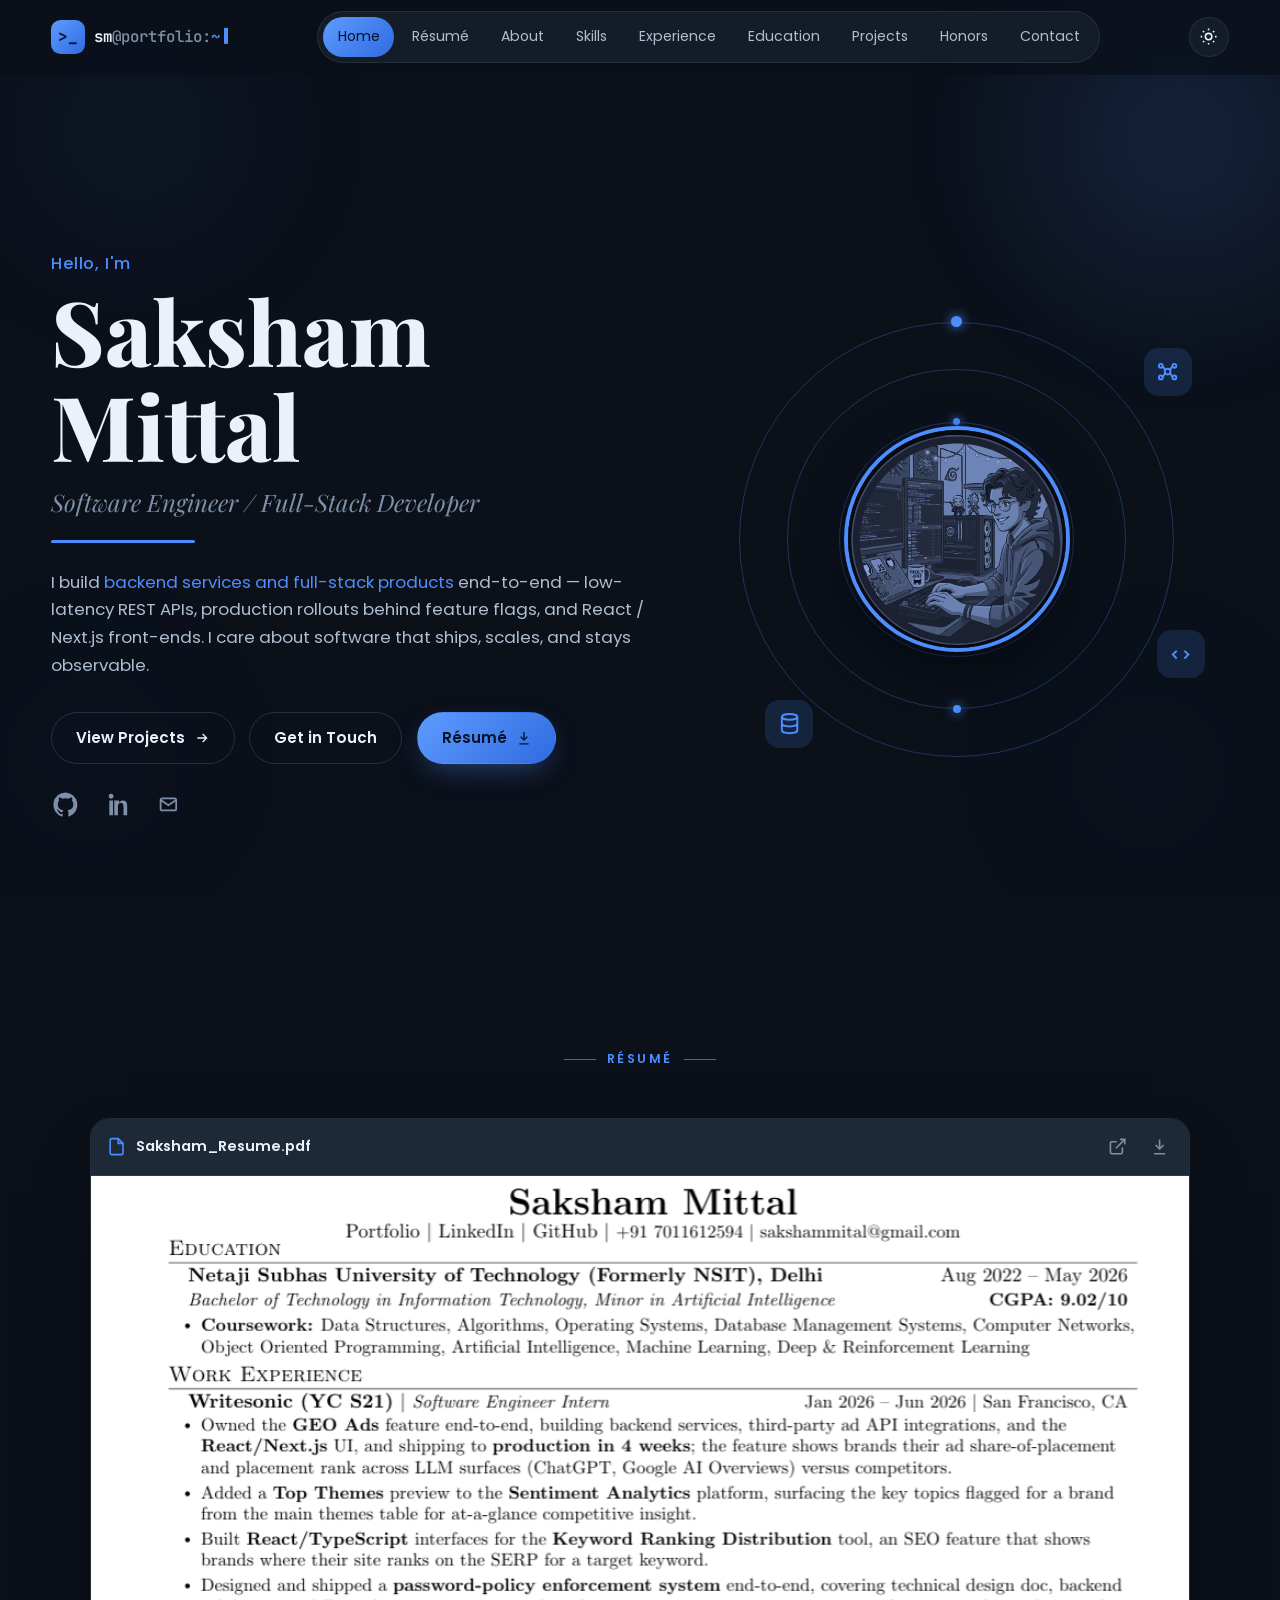
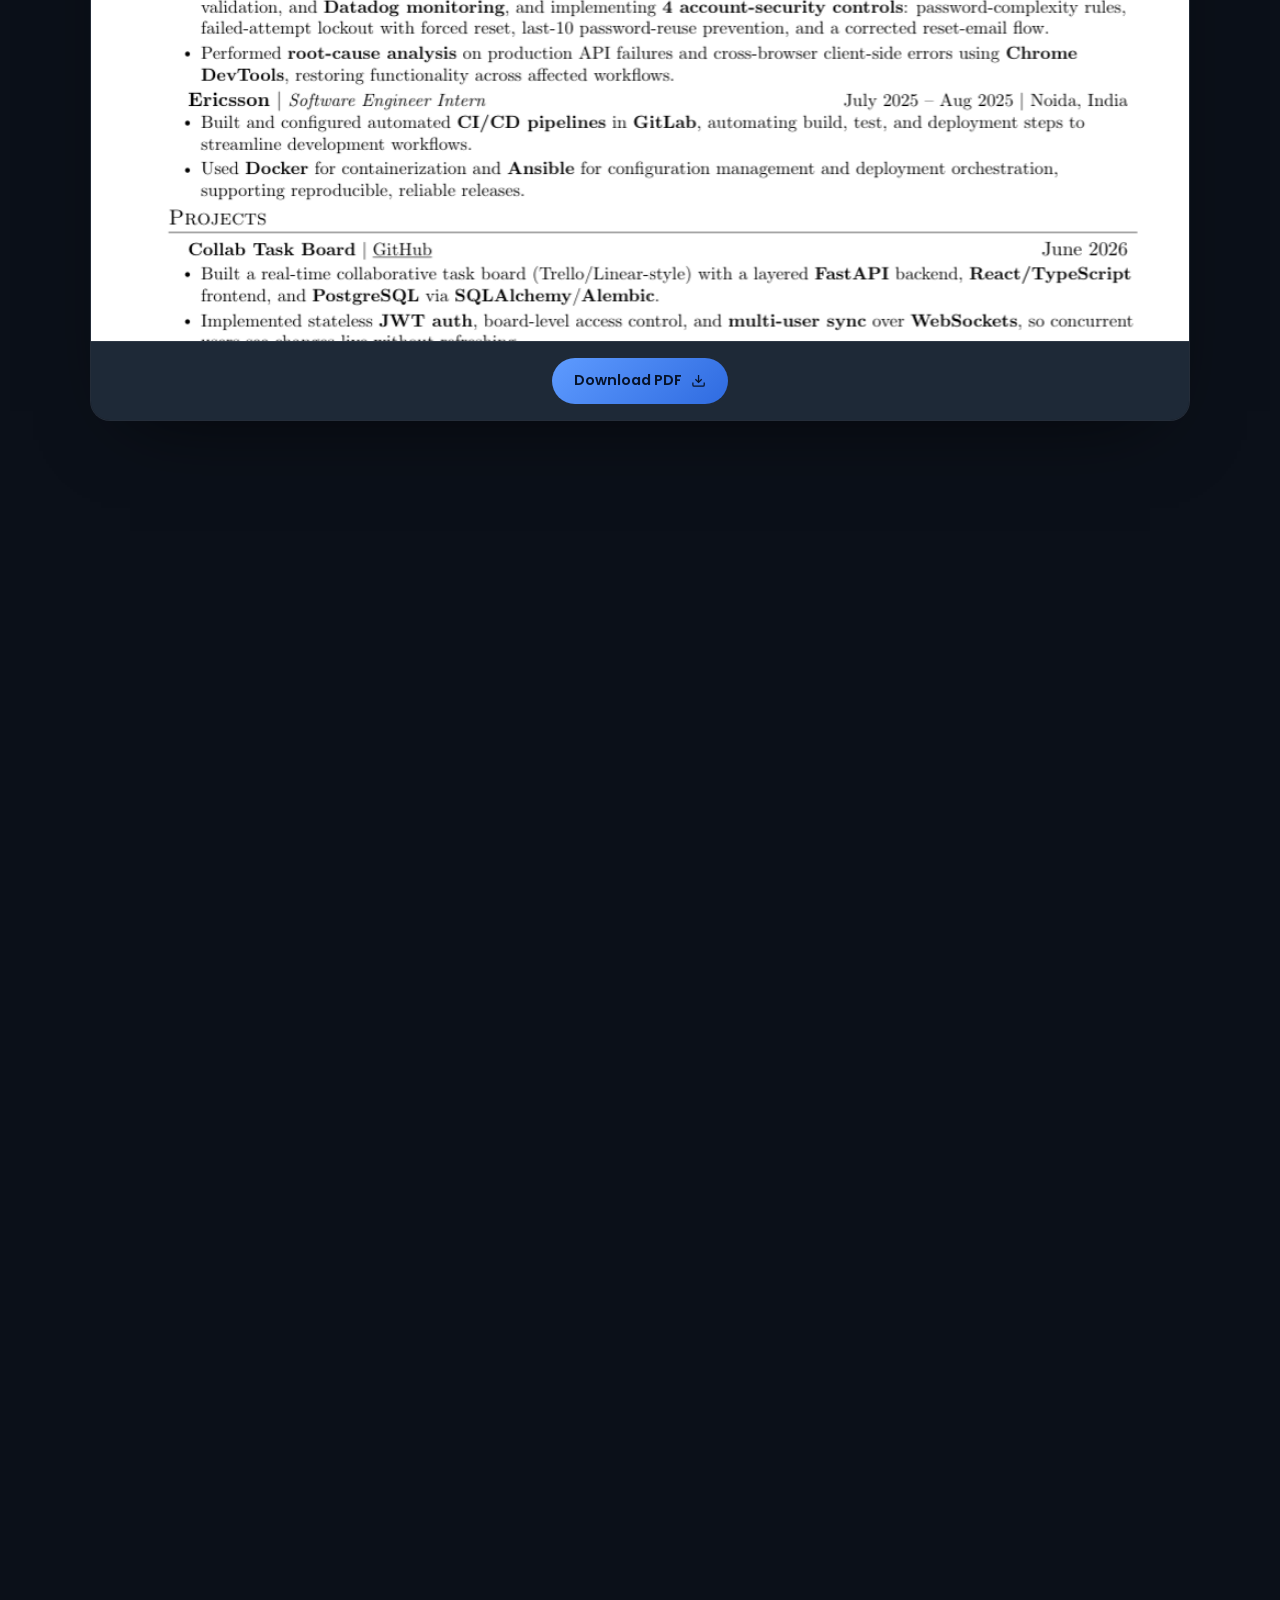
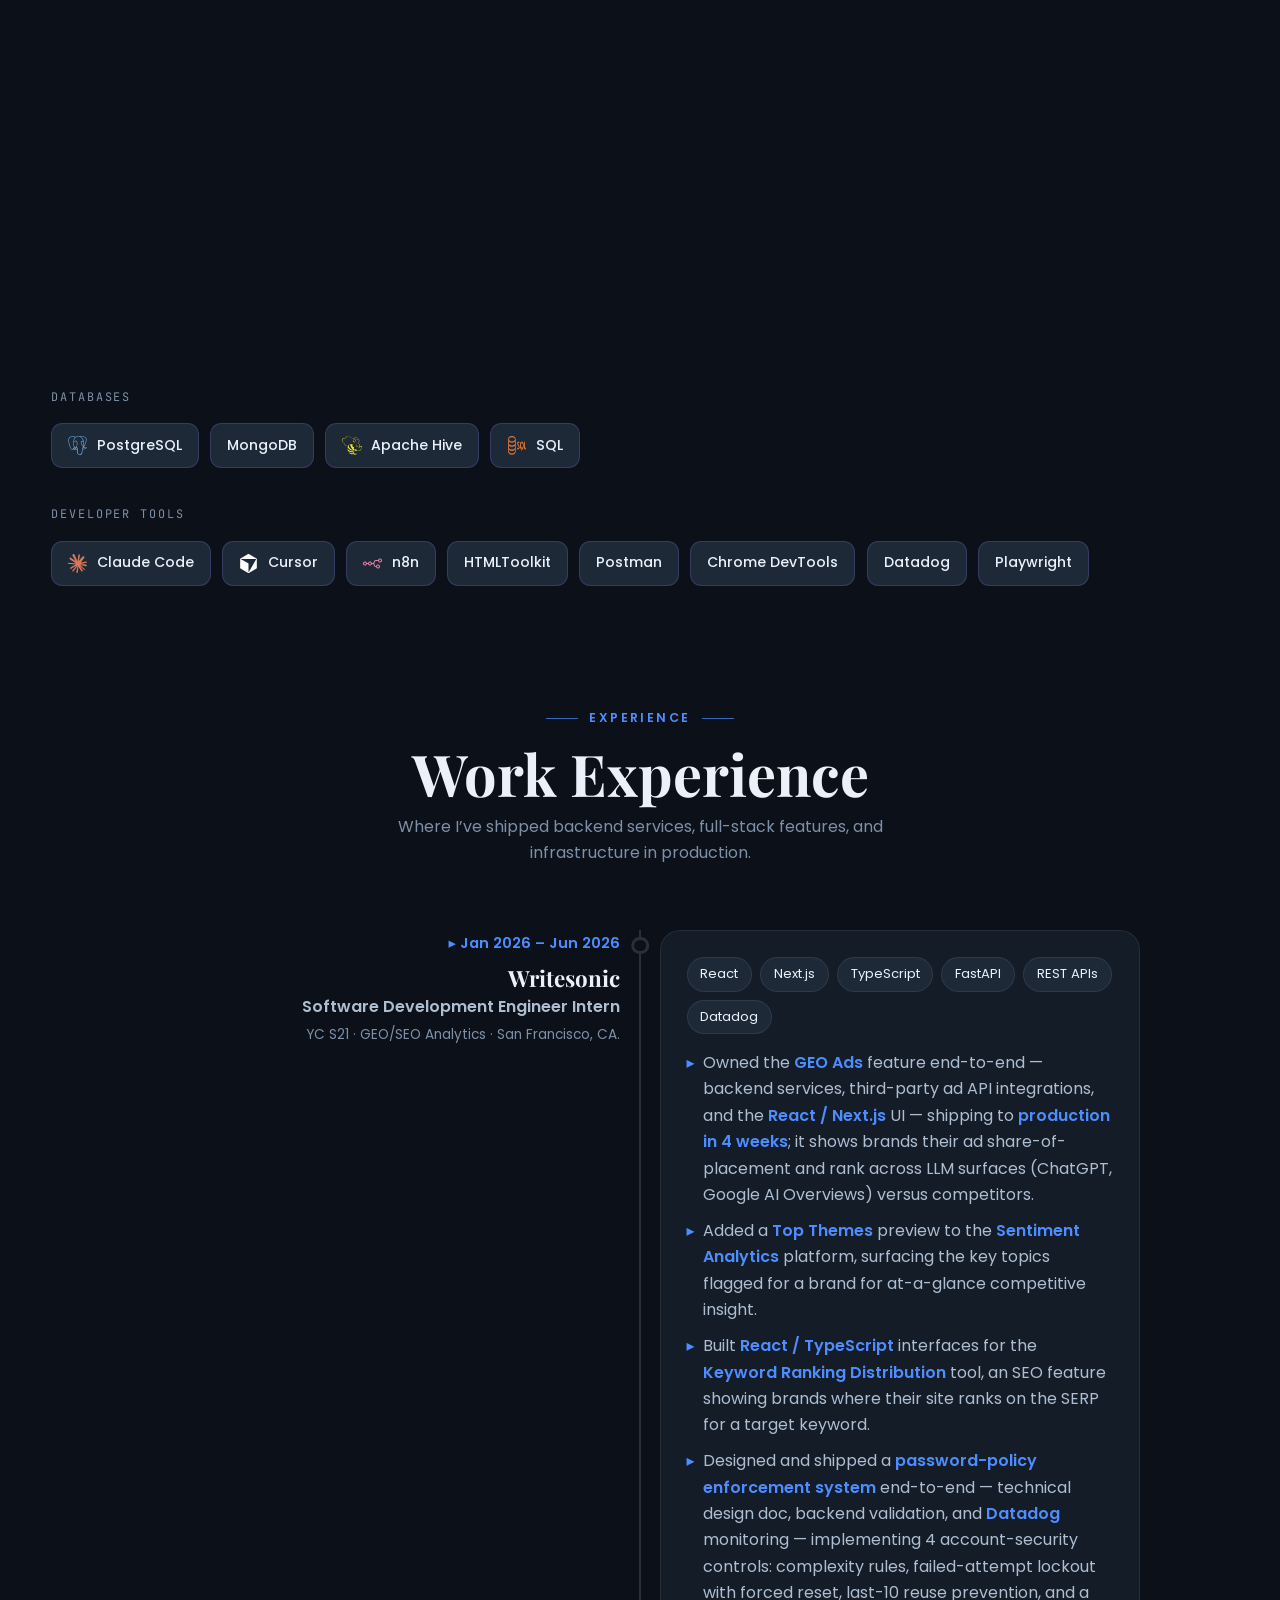
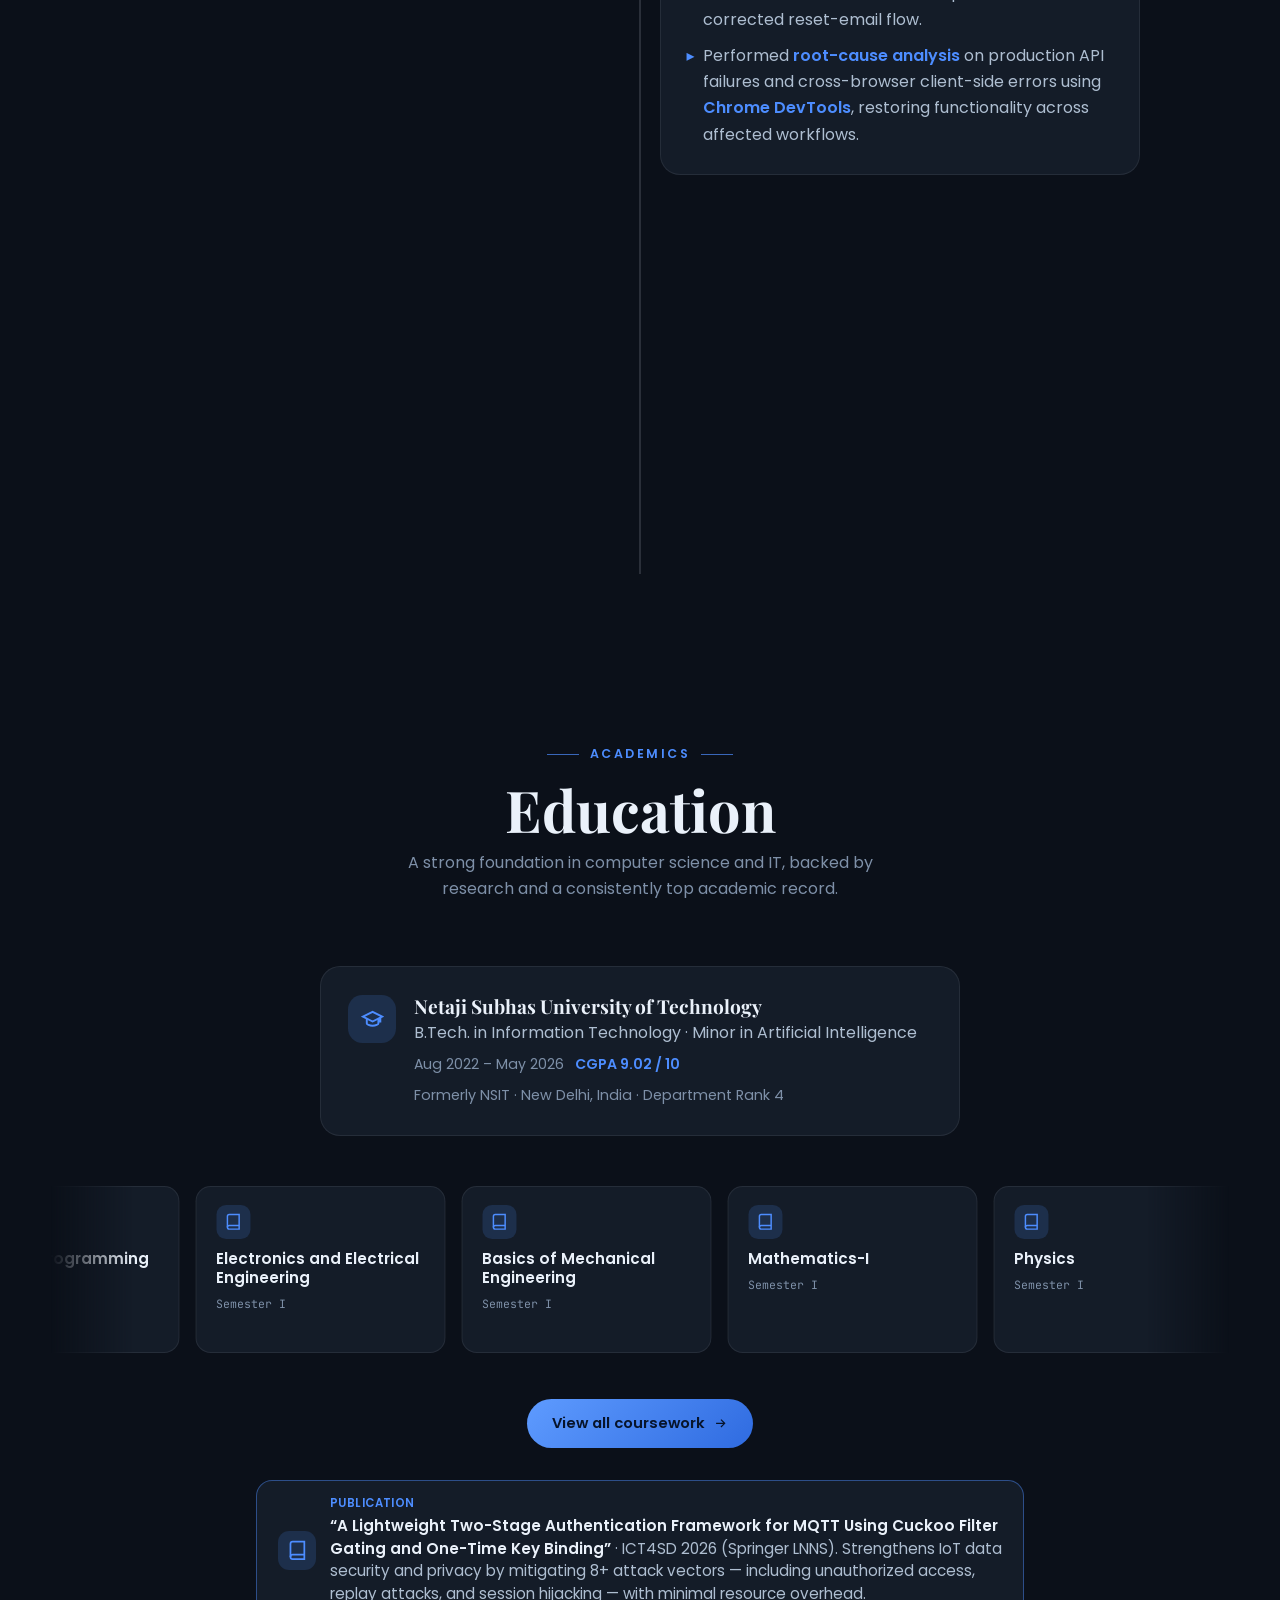
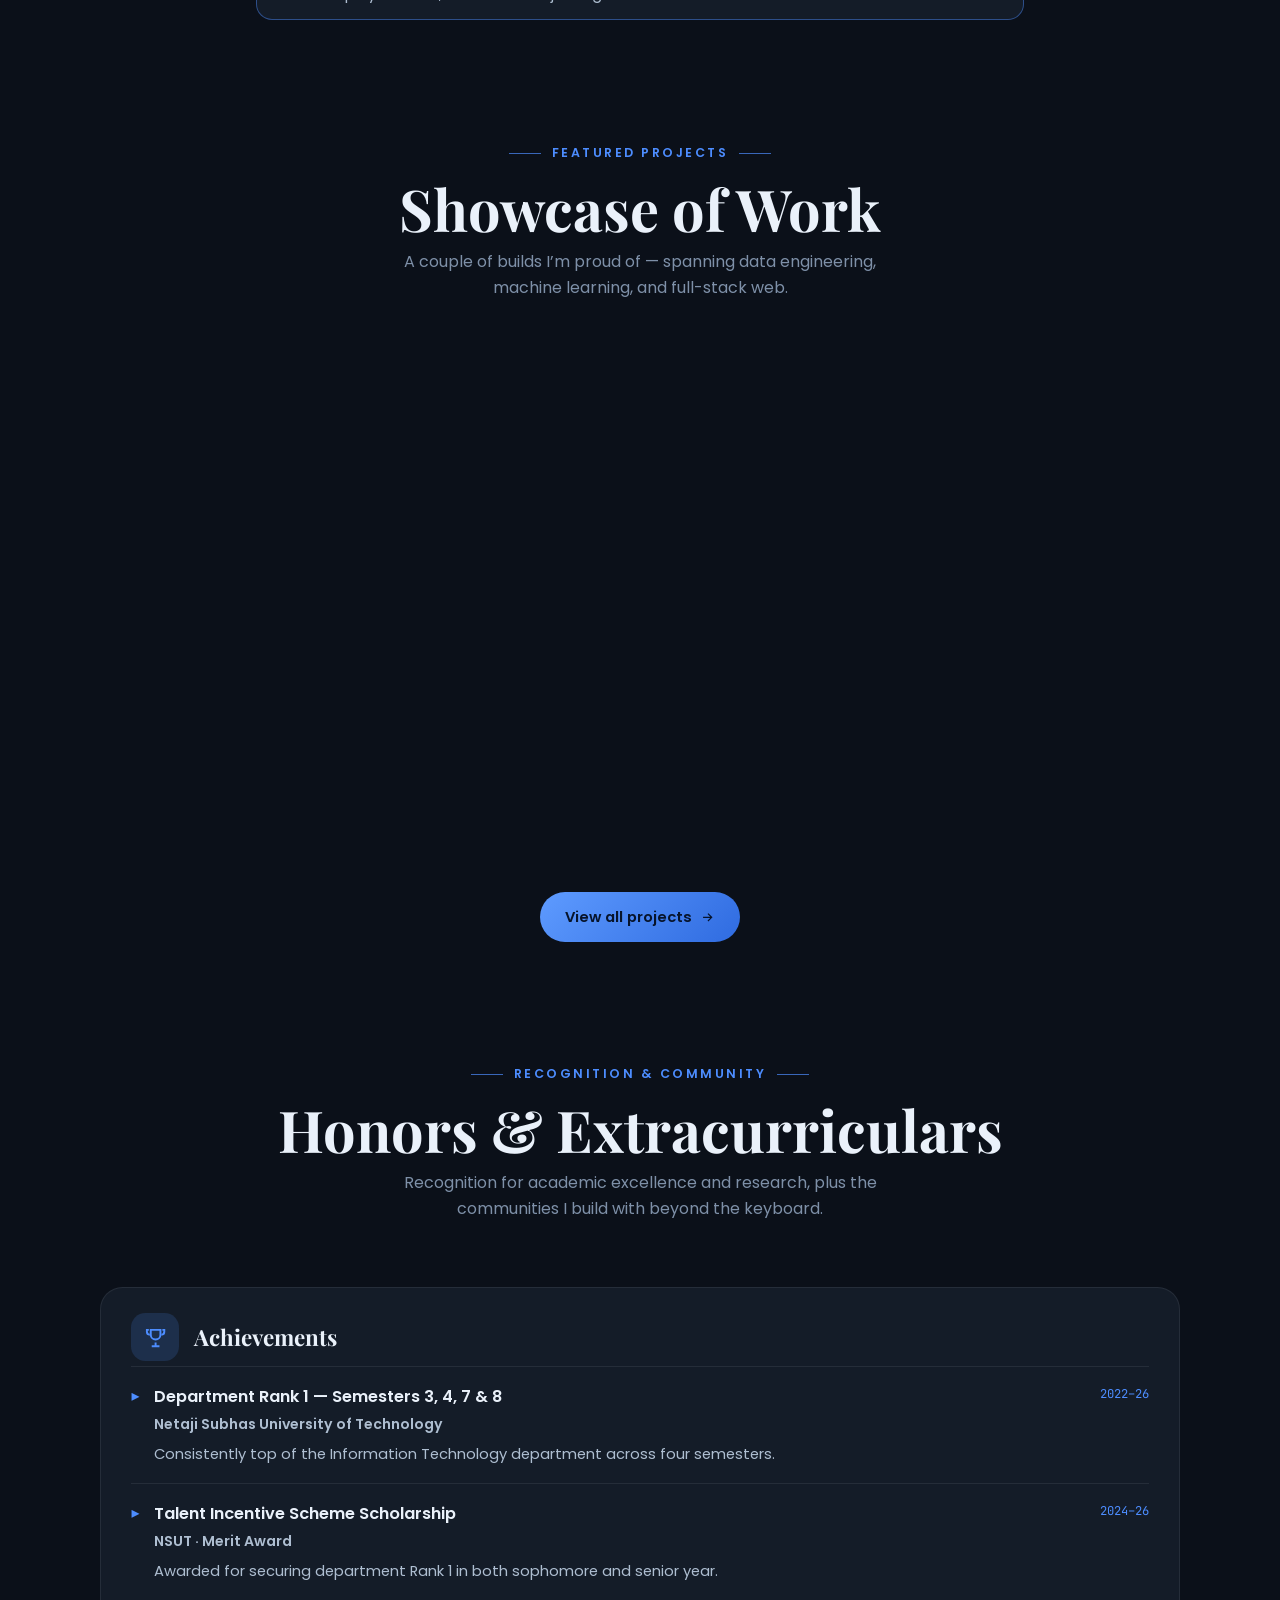
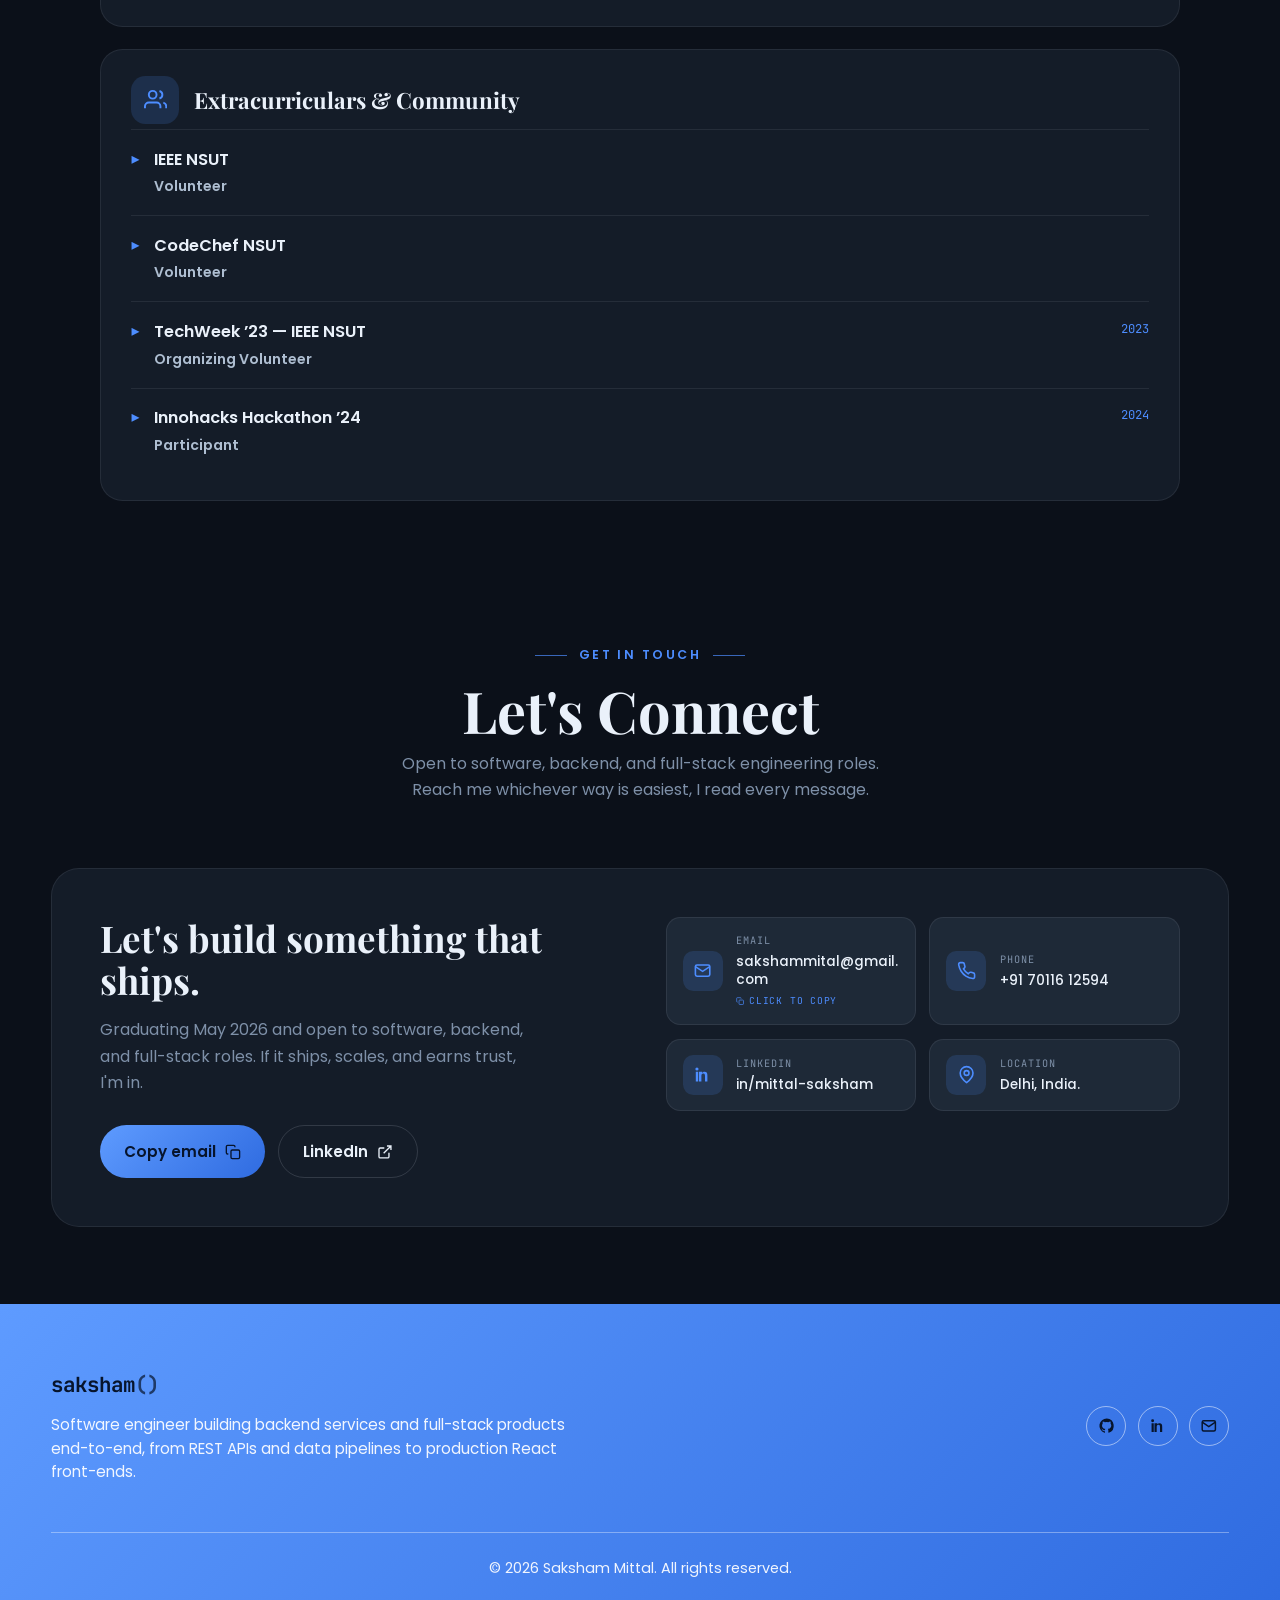
<file: index.html>
<!DOCTYPE html>
<html lang="en">
<head>
<meta charset="utf-8">
<meta name="viewport" content="width=device-width, initial-scale=1">
<title>Saksham Mittal — Software Engineer</title>
<meta name="description" content="Portfolio of Saksham Mittal — software engineer and full-stack developer building backend services, low-latency REST APIs, and React/Next.js front-ends. B.Tech. IT at NSUT, SDE intern at Writesonic (YC S21).">
<meta name="theme-color" content="#0B1019">
<meta property="og:type" content="website">
<meta property="og:title" content="Saksham Mittal — Software Engineer">
<meta property="og:description" content="Software engineer building backend services and full-stack products end-to-end — REST APIs, data pipelines, and production React front-ends.">
<meta property="og:image" content="https://sakshammittal.vercel.app/assets/saksham-photo.jpeg">
<meta name="twitter:card" content="summary">
<meta name="twitter:title" content="Saksham Mittal — Software Engineer">
<meta name="twitter:description" content="Software engineer building backend services and full-stack products end-to-end — REST APIs, data pipelines, and production React front-ends.">
<link rel="icon" href="data:image/svg+xml,%3Csvg xmlns='http://www.w3.org/2000/svg' viewBox='0 0 64 64'%3E%3Crect width='64' height='64' rx='14' fill='%232F6BE0'/%3E%3Ctext x='32' y='44' font-family='ui-monospace,monospace' font-size='30' font-weight='700' fill='%23fff' text-anchor='middle'%3E%3E_%3C/text%3E%3C/svg%3E">
<link rel="preconnect" href="https://fonts.googleapis.com">
<link rel="preconnect" href="https://fonts.gstatic.com" crossorigin>
<link href="https://fonts.googleapis.com/css2?family=Playfair+Display:ital,wght@0,500;0,600;0,700;0,800;0,900;1,500;1,600&family=Poppins:wght@300;400;500;600;700&family=JetBrains+Mono:wght@400;500;700&display=swap" rel="stylesheet">
<script>document.documentElement.classList.add('js');try{if(localStorage.getItem('sm-theme')==='light')document.documentElement.setAttribute('data-theme','light')}catch(e){}</script>
<link rel="stylesheet" href="site.css">
<style>
*{box-sizing:border-box;margin:0;padding:0}
  html{scroll-behavior:smooth;scroll-padding-top:74px}
  body{margin:0;-webkit-font-smoothing:antialiased}
  @keyframes nmPageIn{from{opacity:0}to{opacity:1}}
  #sm-root{animation:nmPageIn .5s ease both}
  #sm-root ::selection{background:var(--orange);color:var(--on-orange)}
  #sm-root>*:not(#sm-glows){position:relative;z-index:1}
  #sm-root a{text-decoration:none;color:inherit}
  #sm-root img{display:block;max-width:100%}
  #sm-proj-track::-webkit-scrollbar{display:none}
  html[data-theme="light"] #sm-skills img[data-inv="1"]{filter:invert(1)}
  html[data-theme="light"] #sm-skills img:not([data-inv="1"]){filter:drop-shadow(0 1px 1px rgba(0,0,0,.22))}
  #sm-hero-avatar{filter:url(#sm-duo-dark)}
  html[data-theme="light"] #sm-hero-avatar{filter:url(#sm-duo-light)}
  @keyframes sm-spin{to{transform:rotate(360deg)}}
  @keyframes sm-bob{0%,100%{transform:translateY(0)}50%{transform:translateY(-10px)}}
  @keyframes sm-pulse{0%,100%{transform:translate(-50%,-50%) scale(.82);opacity:.4}50%{transform:translate(-50%,-50%) scale(1.12);opacity:.8}}
  @keyframes sm-sheen{0%{background-position:0% 50%}100%{background-position:200% 50%}}
  @keyframes sm-blink{0%,49%{opacity:1}50%,100%{opacity:0}}
  @media(max-width:880px){
    #sm-navmenu{position:fixed;inset:74px 0 auto 0;flex-direction:column;border-radius:0;padding:1rem;gap:.3rem;background:var(--bg);border:none;border-top:1px solid var(--border);transform:translateY(-130%);transition:transform .32s cubic-bezier(.16,1,.3,1)}
    #sm-navmenu[data-open="1"]{transform:none}
    #sm-navtoggle{display:grid !important}
    #sm-hero{grid-template-columns:1fr !important;text-align:center;gap:3rem;padding-top:3rem}
    #sm-hero .sm-c{justify-content:center;margin-inline:auto}
    #sm-orbit{order:-1}
    #sm-about{grid-template-columns:1fr !important}
    [data-grid]{grid-template-columns:1fr !important}
    #sm-contact-panel{grid-template-columns:1fr !important}
    #sm-footer-grid{grid-template-columns:1fr !important}
    #sm-tl-line{left:14px !important}
    #sm-tl-fill{left:14px !important}
    .sm-tl-item{grid-template-columns:1fr !important;gap:1rem !important;padding-left:40px}
    .sm-tl-item .sm-tl-meta{text-align:left !important;order:0 !important}
    .sm-tl-item .sm-tl-card{order:0 !important}
    .sm-tl-node{left:14px !important}
  }
  @media(prefers-reduced-motion:reduce){html{scroll-behavior:auto}*{animation-duration:.001ms !important;animation-iteration-count:1 !important;transition-duration:.001ms !important}}
</style>
<script src="site.js" defer></script>
</head>
<body>
<div id="sm-root" style="background:var(--bg);color:var(--fg-body);font-family:'Poppins',system-ui,sans-serif;line-height:1.65;min-height:100vh;overflow-x:clip;position:relative">

  <div id="sm-glows" aria-hidden="true" style="position:fixed;inset:0;z-index:0;pointer-events:none;overflow:hidden">
    <div id="sm-g-tl" style="position:absolute;top:-18%;left:-12%;width:46vw;height:46vw;border-radius:50%;background:radial-gradient(circle,var(--glow),transparent 66%);filter:blur(26px);opacity:.18;transition:opacity .7s ease,transform 1.5s cubic-bezier(.4,0,.2,1);will-change:opacity,transform"></div>
    <div id="sm-g-tr" style="position:absolute;top:-14%;right:-14%;width:42vw;height:42vw;border-radius:50%;background:radial-gradient(circle,var(--glow),transparent 66%);filter:blur(26px);opacity:.12;transition:opacity .7s ease,transform 1.5s cubic-bezier(.4,0,.2,1);will-change:opacity,transform"></div>
    <div id="sm-g-bl" style="position:absolute;bottom:-16%;left:-14%;width:44vw;height:44vw;border-radius:50%;background:radial-gradient(circle,var(--glow),transparent 66%);filter:blur(26px);opacity:.12;transition:opacity .7s ease,transform 1.5s cubic-bezier(.4,0,.2,1);will-change:opacity,transform"></div>
    <div id="sm-g-br" style="position:absolute;bottom:-18%;right:-12%;width:46vw;height:46vw;border-radius:50%;background:radial-gradient(circle,var(--glow),transparent 66%);filter:blur(26px);opacity:.16;transition:opacity .7s ease,transform 1.5s cubic-bezier(.4,0,.2,1);will-change:opacity,transform"></div>
  </div>

  <header id="sm-header" style="position:sticky;top:0;z-index:50;backdrop-filter:blur(10px);background:color-mix(in srgb,var(--bg) 72%,transparent);border-bottom:1px solid transparent;transition:border-color .32s">
    <div style="width:min(1180px,92vw);margin-inline:auto;display:flex;align-items:center;justify-content:space-between;height:74px">
      <a href="#sm-home" style="display:inline-flex;align-items:center;gap:.6rem;font-family:'JetBrains Mono',ui-monospace,monospace;font-weight:700;color:var(--fg);font-size:1.05rem">
        <span style="width:2.1rem;height:2.1rem;border-radius:.6rem;display:grid;place-items:center;background:var(--accent-grad);color:var(--on-orange);font-size:1rem;font-weight:700">&gt;_</span><span style="display:inline-flex;align-items:baseline;white-space:nowrap;font-size:.98rem">sm<span style="color:var(--fg-muted);font-weight:500">@portfolio</span><span style="color:var(--fg-muted);font-weight:500">:</span><b style="background:var(--accent-grad);-webkit-background-clip:text;background-clip:text;-webkit-text-fill-color:transparent;color:transparent;font-weight:700">~</b><span aria-hidden="true" style="display:inline-block;width:.55ch;height:1.05em;margin-left:.35ch;transform:translateY(.12em);background:var(--orange);animation:sm-blink 1.1s steps(1) infinite"></span></span>
      </a>
      <nav id="sm-navmenu" data-open="0" style="display:flex;gap:.2rem;align-items:center;padding:.32rem;border-radius:9999px;background:var(--surface);border:1px solid var(--border);position:relative">
        <span id="sm-navpill" aria-hidden="true" style="position:absolute;top:.32rem;bottom:.32rem;left:0;width:0;border-radius:9999px;background:var(--accent-grad);transform:translateX(0);transition:transform .5s cubic-bezier(.22,1,.36,1),width .5s cubic-bezier(.22,1,.36,1);z-index:0;opacity:0;pointer-events:none"></span>
        <a data-nav="sm-home" href="#sm-home" data-action="closeMenu" style="padding:.5rem .9rem;border-radius:9999px;font-size:.88rem;color:var(--on-orange);background:transparent;position:relative;z-index:1;transition:color .35s ease">Home</a>
        <a data-nav="sm-resume" href="#sm-resume" data-action="closeMenu" style="padding:.5rem .9rem;border-radius:9999px;font-size:.88rem;color:var(--fg-body);background:transparent;position:relative;z-index:1;transition:color .35s ease">Résumé</a>
        <a data-nav="sm-about-sec" href="#sm-about-sec" data-action="closeMenu" style="padding:.5rem .9rem;border-radius:9999px;font-size:.88rem;color:var(--fg-body);background:transparent;position:relative;z-index:1;transition:color .35s ease">About</a>
        <a data-nav="sm-skills" href="#sm-skills" data-action="closeMenu" style="padding:.5rem .9rem;border-radius:9999px;font-size:.88rem;color:var(--fg-body);background:transparent;position:relative;z-index:1;transition:color .35s ease">Skills</a>
        <a data-nav="sm-experience" href="#sm-experience" data-action="closeMenu" style="padding:.5rem .9rem;border-radius:9999px;font-size:.88rem;color:var(--fg-body);background:transparent;position:relative;z-index:1;transition:color .35s ease">Experience</a>
        <a data-nav="sm-education" href="#sm-education" data-action="closeMenu" style="padding:.5rem .9rem;border-radius:9999px;font-size:.88rem;color:var(--fg-body);background:transparent;position:relative;z-index:1;transition:color .35s ease">Education</a>
        <a data-nav="sm-projects" href="#sm-projects" data-action="closeMenu" style="padding:.5rem .9rem;border-radius:9999px;font-size:.88rem;color:var(--fg-body);background:transparent;position:relative;z-index:1;transition:color .35s ease">Projects</a>
        <a data-nav="sm-honors" href="#sm-honors" data-action="closeMenu" style="padding:.5rem .9rem;border-radius:9999px;font-size:.88rem;color:var(--fg-body);background:transparent;position:relative;z-index:1;transition:color .35s ease">Honors</a>
        <a data-nav="sm-contact" href="#sm-contact" data-action="closeMenu" style="padding:.5rem .9rem;border-radius:9999px;font-size:.88rem;color:var(--fg-body);background:transparent;position:relative;z-index:1;transition:color .35s ease">Contact</a>
      </nav>
      <div style="display:flex;align-items:center;gap:.6rem">
        <button data-action="themeToggle" aria-label="Toggle theme" class="js-only" style="width:2.5rem;height:2.5rem;border-radius:9999px;display:grid;place-items:center;background:var(--surface);border:1px solid var(--border);color:var(--fg);cursor:pointer;transition:transform .32s cubic-bezier(.16,1,.3,1),border-color .18s,color .18s" data-hv="hv2">
          <svg class="sm-themeicon" viewBox="0 0 24 24" fill="none" stroke="currentColor" stroke-width="2" style="width:1.2rem;height:1.2rem"><circle cx="12" cy="12" r="4"></circle><path d="M12 2v2M12 20v2M5 5l1.5 1.5M17.5 17.5 19 19M2 12h2M20 12h2M5 19l1.5-1.5M17.5 6.5 19 5"></path></svg>
        </button>
        <button id="sm-navtoggle" class="js-only" data-action="menuToggle" aria-label="Menu" aria-expanded="false" aria-controls="sm-navmenu" style="width:2.5rem;height:2.5rem;border-radius:9999px;display:none;place-items:center;background:var(--surface);border:1px solid var(--border);color:var(--fg);cursor:pointer">
          <svg viewBox="0 0 24 24" fill="none" stroke="currentColor" stroke-width="2" style="width:1.2rem;height:1.2rem"><path d="M3 6h18M3 12h18M3 18h18"></path></svg>
        </button>
      </div>
    </div>
  </header>

  <div id="sm-toast" aria-live="polite" style="position:fixed;left:50%;bottom:2rem;transform:translateX(-50%) translateY(12px);z-index:10000;background:var(--accent-grad);color:var(--on-orange);font-family:'JetBrains Mono',ui-monospace,monospace;font-size:.85rem;font-weight:600;padding:.7rem 1.2rem;border-radius:9999px;box-shadow:0 12px 30px -10px var(--glow);opacity:0;pointer-events:none;transition:opacity .3s ease,transform .3s ease"></div>

  <main>
    <!-- HERO -->
    <section id="sm-home" style="padding:clamp(2rem,4vw,4rem) 0;position:relative">
      <div id="sm-hero" style="width:min(1180px,92vw);margin-inline:auto;display:grid;grid-template-columns:1.05fr .95fr;align-items:center;gap:2rem;min-height:calc(100vh - 74px)">
        <div data-reveal="" data-reveal-up="">
          <p style="color:var(--orange);font-weight:500;letter-spacing:.05em;margin:0">Hello, I'm</p>
          <h1 style="font-family:'Playfair Display',Georgia,serif;color:var(--fg);line-height:1.06;font-weight:800;font-size:clamp(3rem,8vw,5.6rem);margin:.4rem 0 .6rem">Saksham Mittal</h1>
          <p style="font-family:'Playfair Display',Georgia,serif;font-style:italic;color:var(--fg-muted);font-size:clamp(1.1rem,2.4vw,1.5rem);margin:0 0 1.1rem">Software Engineer / Full-Stack Developer</p>
          <div style="width:9rem;height:3px;border-radius:2px;background:var(--orange);margin-bottom:1.6rem"></div>
          <p style="max-width:54ch;font-size:1.05rem;margin:0">I build <span style="color:var(--orange)">backend services and full-stack products</span> end-to-end &mdash; low-latency REST APIs, production rollouts behind feature flags, and React / Next.js front-ends. I care about software that ships, scales, and stays observable.</p>
          <div class="sm-c" style="display:flex;gap:.9rem;margin:2rem 0 1.6rem;flex-wrap:wrap">
            <a href="#sm-projects" style="display:inline-flex;align-items:center;gap:.55rem;border-radius:9999px;padding:.8rem 1.5rem;font-weight:600;font-size:.95rem;cursor:pointer;background:transparent;color:var(--fg);border:1px solid var(--border-strong);transition:transform .32s cubic-bezier(.16,1,.3,1),border-color .18s,color .18s" data-hv="hv3">View Projects<svg viewBox="0 0 24 24" fill="none" stroke="currentColor" stroke-width="2" style="width:1.05em;height:1.05em"><path d="M5 12h14M13 6l6 6-6 6"></path></svg></a>
            <a href="#sm-contact" style="display:inline-flex;align-items:center;gap:.55rem;border-radius:9999px;padding:.8rem 1.5rem;font-weight:600;font-size:.95rem;cursor:pointer;background:transparent;color:var(--fg);border:1px solid var(--border-strong);transition:transform .32s cubic-bezier(.16,1,.3,1),border-color .18s,color .18s" data-hv="hv3">Get in Touch</a>
            <a href="Saksham_Resume.pdf" target="_blank" rel="noopener" style="display:inline-flex;align-items:center;gap:.55rem;border-radius:9999px;padding:.8rem 1.5rem;font-weight:600;font-size:.95rem;cursor:pointer;background:var(--accent-grad);color:var(--on-orange);border:1px solid transparent;box-shadow:0 10px 30px -10px var(--glow);transition:transform .32s cubic-bezier(.16,1,.3,1),box-shadow .18s" data-hv="hv4">Résumé <svg viewBox="0 0 24 24" fill="none" stroke="currentColor" stroke-width="2" style="width:1.05em;height:1.05em"><path d="M12 3v12M7 10l5 5 5-5M5 21h14"></path></svg></a>
          </div>
          <div class="sm-c" style="display:flex;gap:1.5rem;color:var(--fg-muted);align-items:center">
            <a href="https://github.com/mittal-saksham" target="_blank" rel="noopener" aria-label="GitHub" style="transition:color .18s,transform .18s" data-hv="hv5"><svg viewBox="0 0 24 24" fill="currentColor" style="width:1.85rem;height:1.85rem"><path d="M12 2A10 10 0 0 0 8.8 21.5c.5.1.7-.2.7-.5v-1.7c-2.8.6-3.4-1.3-3.4-1.3-.5-1.2-1.1-1.5-1.1-1.5-.9-.6.1-.6.1-.6 1 .1 1.5 1 1.5 1 .9 1.5 2.3 1.1 2.9.8.1-.6.3-1.1.6-1.3-2.2-.3-4.6-1.1-4.6-5 0-1.1.4-2 1-2.7-.1-.3-.4-1.3.1-2.6 0 0 .8-.3 2.7 1a9.4 9.4 0 0 1 5 0c1.9-1.3 2.7-1 2.7-1 .5 1.3.2 2.3.1 2.6.6.7 1 1.6 1 2.7 0 3.9-2.4 4.7-4.6 5 .3.3.6.9.6 1.8v2.7c0 .3.2.6.7.5A10 10 0 0 0 12 2Z"></path></svg></a>
            <a href="https://www.linkedin.com/in/mittal-saksham/" target="_blank" rel="noopener" aria-label="LinkedIn" style="transition:color .18s,transform .18s" data-hv="hv5"><svg viewBox="0 0 24 24" fill="currentColor" style="width:1.85rem;height:1.85rem"><path d="M6.94 5a2 2 0 1 1-4 0 2 2 0 0 1 4 0ZM3.5 8.5h3v12h-3v-12Zm5 0h2.9v1.6h.04c.4-.76 1.4-1.6 2.9-1.6 3.1 0 3.66 2 3.66 4.7v7.3h-3v-6.5c0-1.55-.03-3.5-2.1-3.5s-2.4 1.65-2.4 3.4v6.6h-3v-12Z"></path></svg></a>
            <a href="mailto:sakshammital@gmail.com" data-action="copyEmail" role="button" aria-label="Copy email address" style="transition:color .18s,transform .18s;cursor:pointer" data-hv="hv5"><svg viewBox="0 0 24 24" fill="none" stroke="currentColor" stroke-width="2" style="width:1.3rem;height:1.3rem"><rect x="3" y="5" width="18" height="14" rx="2"></rect><path d="m3 7 9 6 9-6"></path></svg></a>
          </div>
        </div>
        <div id="sm-orbit" data-reveal="" style="position:relative;aspect-ratio:1;width:min(34vw,440px);margin-inline:auto;display:grid;place-items:center" aria-hidden="true">
          <svg width="0" height="0" style="position:absolute;width:0;height:0;pointer-events:none" aria-hidden="true"><defs><filter id="sm-duo-dark" color-interpolation-filters="sRGB"><feColorMatrix type="matrix" values="0.2126 0.7152 0.0722 0 0  0.2126 0.7152 0.0722 0 0  0.2126 0.7152 0.0722 0 0  0 0 0 1 0"></feColorMatrix><feComponentTransfer><feFuncR type="table" tableValues="0.03 0.55"></feFuncR><feFuncG type="table" tableValues="0.04 0.66"></feFuncG><feFuncB type="table" tableValues="0.07 0.90"></feFuncB></feComponentTransfer></filter><filter id="sm-duo-light" color-interpolation-filters="sRGB"><feColorMatrix type="matrix" values="0.2126 0.7152 0.0722 0 0  0.2126 0.7152 0.0722 0 0  0.2126 0.7152 0.0722 0 0  0 0 0 1 0"></feColorMatrix><feComponentTransfer><feFuncR type="table" tableValues="0.16 0.95"></feFuncR><feFuncG type="table" tableValues="0.40 0.97"></feFuncG><feFuncB type="table" tableValues="0.86 0.99"></feFuncB></feComponentTransfer></filter></defs></svg>
          <div style="position:absolute;inset:0;border-radius:50%;border:1px solid var(--ring)"></div>
          <div style="position:absolute;inset:11%;border-radius:50%;border:1px solid var(--ring)"></div>
          <div style="position:absolute;inset:23%;border-radius:50%;border:1px solid var(--ring)"></div>
          <div style="position:absolute;inset:0;animation:sm-spin 38s linear infinite"><span style="position:absolute;width:.7rem;height:.7rem;border-radius:50%;background:var(--orange);box-shadow:0 0 12px var(--orange);top:-.35rem;left:calc(50% - .35rem)"></span></div>
          <div style="position:absolute;inset:11%;animation:sm-spin 52s linear infinite reverse"><span style="position:absolute;width:.5rem;height:.5rem;border-radius:50%;background:var(--orange);box-shadow:0 0 12px var(--orange);bottom:-.25rem;left:calc(50% - .25rem)"></span></div>
          <div style="position:absolute;inset:23%;animation:sm-spin 44s linear infinite"><span style="position:absolute;width:.45rem;height:.45rem;border-radius:50%;background:var(--orange);box-shadow:0 0 10px var(--orange);top:-.22rem;left:calc(50% - .22rem)"></span></div>
          <div aria-hidden="true" style="position:absolute;left:50%;top:50%;width:60%;height:60%;transform:translate(-50%,-50%);border-radius:50%;background:radial-gradient(circle,color-mix(in srgb,var(--orange) 55%,transparent),transparent 68%);filter:blur(18px);opacity:.5;z-index:1"></div>
          <div style="position:relative;z-index:2;width:52%;height:52%;border-radius:50%;overflow:hidden;border:4px solid var(--orange);box-shadow:0 16px 44px rgba(0,0,0,.5),inset 0 0 0 1px rgba(120,160,255,.22);animation:sm-bob 6s cubic-bezier(.16,1,.3,1) infinite;background:#0B1019">
            <img id="sm-hero-avatar" src="assets/saksham-avatar.svg" alt="Illustration of Saksham at his desk coding" style="width:100%;height:100%;object-fit:cover;display:block">
          </div>
          <span style="position:absolute;z-index:3;top:6%;right:-4%;animation:sm-bob 5s cubic-bezier(.16,1,.3,1) .6s infinite;width:3rem;height:3rem;display:grid;place-items:center;border-radius:.9rem;background:var(--badge-bg);color:var(--orange)"><svg viewBox="0 0 24 24" fill="none" stroke="currentColor" stroke-width="2" style="width:1.45rem;height:1.45rem"><circle cx="12" cy="12" r="3"></circle><circle cx="5" cy="6" r="2"></circle><circle cx="19" cy="6" r="2"></circle><circle cx="5" cy="18" r="2"></circle><circle cx="19" cy="18" r="2"></circle><path d="M7 6.5 10 11M17 6.5 14 11M7 17.5 10 13M17 17.5 14 13"></path></svg></span>
          <span style="position:absolute;z-index:3;bottom:18%;right:-7%;animation:sm-bob 5s cubic-bezier(.16,1,.3,1) 1.6s infinite;width:3rem;height:3rem;display:grid;place-items:center;border-radius:.9rem;background:var(--badge-bg);color:var(--orange)"><svg viewBox="0 0 24 24" fill="none" stroke="currentColor" stroke-width="2" style="width:1.45rem;height:1.45rem"><path d="m8 8-4 4 4 4M16 8l4 4-4 4"></path></svg></span>
          <span style="position:absolute;z-index:3;bottom:2%;left:6%;animation:sm-bob 5s cubic-bezier(.16,1,.3,1) 1.1s infinite;width:3rem;height:3rem;display:grid;place-items:center;border-radius:.9rem;background:var(--badge-bg);color:var(--orange)"><svg viewBox="0 0 24 24" fill="none" stroke="currentColor" stroke-width="2" style="width:1.45rem;height:1.45rem"><ellipse cx="12" cy="5" rx="8" ry="3"></ellipse><path d="M4 5v14c0 1.7 3.6 3 8 3s8-1.3 8-3V5M4 12c0 1.7 3.6 3 8 3s8-1.3 8-3"></path></svg></span>
        </div>
      </div>
    </section>

    <!-- RESUME -->
    <section id="sm-resume" style="padding:clamp(1.5rem,3vw,2.4rem) 0 clamp(3.2rem,6vw,5.5rem);position:relative">
      <div style="width:min(1100px,92vw);margin-inline:auto">
        <div data-reveal="" data-reveal-up="" style="text-align:center;margin-bottom:clamp(2rem,4vw,3rem)">
          <span style="display:inline-flex;align-items:center;gap:.7rem;justify-content:center;font-weight:600;font-size:.78rem;letter-spacing:.2em;text-transform:uppercase;color:var(--orange)"><span style="width:2rem;height:1px;background:var(--orange);opacity:.7"></span>Résumé<span style="width:2rem;height:1px;background:var(--orange);opacity:.7"></span></span>
        </div>
        <div data-reveal="" data-reveal-up="" style="background:var(--surface);border:1px solid var(--border);border-radius:1.25rem;overflow:hidden;box-shadow:0 30px 80px -40px rgba(0,0,0,.7)">
          <div style="display:flex;align-items:center;justify-content:space-between;gap:1rem;padding:.6rem .7rem .6rem 1rem;background:var(--surface-2);border-bottom:1px solid var(--border)">
            <div style="display:flex;align-items:center;gap:.6rem;min-width:0;color:var(--orange)"><svg viewBox="0 0 24 24" fill="none" stroke="currentColor" stroke-width="2" style="width:1.2rem;height:1.2rem;flex:none"><path d="M14 2H6a2 2 0 0 0-2 2v16a2 2 0 0 0 2 2h12a2 2 0 0 0 2-2V8z"></path><path d="M14 2v6h6"></path></svg><span style="color:var(--fg);font-weight:600;font-size:.9rem;white-space:nowrap;overflow:hidden;text-overflow:ellipsis">Saksham_Resume.pdf</span></div>
            <div style="display:flex;align-items:center;gap:.3rem;flex:none"><a href="Saksham_Resume.pdf" target="_blank" rel="noopener" title="Open in new tab" aria-label="Open in new tab" style="width:2.3rem;height:2.3rem;border-radius:.55rem;display:grid;place-items:center;color:var(--fg-muted);transition:background-color .18s,color .18s" data-hv="hv6"><svg viewBox="0 0 24 24" fill="none" stroke="currentColor" stroke-width="2" style="width:1.2rem;height:1.2rem"><path d="M15 3h6v6M10 14 21 3M18 13v6a2 2 0 0 1-2 2H5a2 2 0 0 1-2-2V8a2 2 0 0 1 2-2h6"></path></svg></a><a href="Saksham_Resume.pdf" download="" title="Download" aria-label="Download" style="width:2.3rem;height:2.3rem;border-radius:.55rem;display:grid;place-items:center;color:var(--fg-muted);transition:background-color .18s,color .18s" data-hv="hv6"><svg viewBox="0 0 24 24" fill="none" stroke="currentColor" stroke-width="2" style="width:1.2rem;height:1.2rem"><path d="M12 3v12M7 10l5 5 5-5M5 21h14"></path></svg></a></div>
          </div>
          <a href="Saksham_Resume.pdf" target="_blank" rel="noopener" title="Open the full résumé PDF" style="display:block;background:#fff;max-height:min(85vh,1100px);overflow-y:auto">
            <img src="assets/resume-preview.png" alt="First page of Saksham Mittal's résumé — click to open the full PDF" loading="lazy" width="1000" height="1295" style="width:100%;height:auto;display:block">
          </a>
          <div style="display:flex;justify-content:center;padding:1rem;border-top:1px solid var(--border);background:var(--surface-2)">
            <a href="Saksham_Resume.pdf" download style="display:inline-flex;align-items:center;gap:.55rem;border-radius:9999px;padding:.7rem 1.4rem;font-weight:600;font-size:.9rem;cursor:pointer;background:var(--accent-grad);color:var(--on-orange);transition:transform .32s cubic-bezier(.16,1,.3,1),filter .32s" data-hv="hv1">Download PDF <svg viewBox="0 0 24 24" fill="none" stroke="currentColor" stroke-width="2" style="width:1.05em;height:1.05em"><path d="M21 15v4a2 2 0 0 1-2 2H5a2 2 0 0 1-2-2v-4M7 10l5 5 5-5M12 15V3"></path></svg></a>
          </div>
        </div>
      </div>
    </section>
    <!-- ABOUT -->
    <section id="sm-about-sec" style="padding:clamp(1.5rem,3vw,2.4rem) 0 clamp(3.2rem,6vw,5.5rem);position:relative">
      <div id="sm-about" style="width:min(1180px,92vw);margin-inline:auto;display:grid;grid-template-columns:.85fr 1.15fr;gap:clamp(2rem,5vw,4.5rem);align-items:center">
        <div data-reveal="" data-reveal-up="" style="position:relative">
          <span style="position:absolute;inset:-1.4rem -1.4rem auto auto;width:60%;height:55%;border:1px solid var(--chip-bd);border-radius:1.25rem"></span>
          <span style="position:absolute;inset:auto auto -1.4rem -1.4rem;width:55%;height:50%;border:1px solid var(--chip-bd);border-radius:1.25rem"></span>
          <div style="position:relative;border-radius:1.25rem;overflow:hidden;border:1px solid var(--border);background:var(--surface);aspect-ratio:3/3.6">
            <img src="assets/saksham-photo.jpeg" alt="Saksham Mittal" style="width:100%;height:100%;object-fit:cover;object-position:center">
          </div>
        </div>
        <div data-reveal="" data-reveal-up="">
          <span style="display:inline-flex;align-items:center;gap:.7rem;font-weight:600;font-size:.78rem;letter-spacing:.2em;text-transform:uppercase;color:var(--orange)"><span style="width:2rem;height:1px;background:var(--orange);opacity:.7"></span>About Me</span>
          <h2 style="font-family:'Playfair Display',Georgia,serif;color:var(--fg);line-height:1.06;font-weight:700;font-size:clamp(2rem,5vw,3.4rem);margin:.6rem 0 1.3rem">Building Products That Ship</h2>
          <p style="margin-bottom:1.1rem;max-width:62ch">Hi, I'm <span style="color:var(--orange)">Saksham</span>, a <strong style="color:var(--orange);font-weight:600">software engineer</strong> and final-year <strong style="color:var(--orange);font-weight:600">B.Tech. (Information Technology) student at NSUT Delhi</strong>, currently a Software Development Engineer intern at <strong style="color:var(--orange);font-weight:600">Writesonic (YC S21)</strong> in San Francisco. I like turning Figma mocks and design docs into systems that actually run in production.</p>
          <p style="margin-bottom:1.1rem;max-width:62ch">At Writesonic I build backend services and REST APIs for a <strong style="color:var(--orange);font-weight:600">GEO/SEO analytics</strong> suite, owned the <strong style="color:var(--orange);font-weight:600">GEO Ads</strong> feature end-to-end across backend and a React/Next.js front-end, and shipped a password-policy security feature with <strong style="color:var(--orange);font-weight:600">Datadog</strong> observability through release.</p>
          <p style="margin-bottom:1.1rem;max-width:62ch">Before that, at <strong style="color:var(--orange);font-weight:600">Ericsson</strong> I built an end-to-end CI/CD pipeline with GitLab and Docker. Outside of shipping I research IoT security &mdash; my two-stage MQTT authentication framework is <strong style="color:var(--orange);font-weight:600">publishing at ICT4SD 2026 (Springer)</strong>.</p>
          <div style="display:flex;gap:2.2rem;flex-wrap:wrap;margin-top:1.7rem">
            <div><b style="font-family:'Playfair Display',Georgia,serif;color:var(--orange);font-size:1.8rem;display:block;line-height:1">9.02</b><span style="font-size:.82rem;color:var(--fg-muted)">CGPA · NSUT</span></div>
            <div><b style="font-family:'Playfair Display',Georgia,serif;color:var(--orange);font-size:1.8rem;display:block;line-height:1">Rank 1</b><span style="font-size:.82rem;color:var(--fg-muted)">Dept · 4 sems</span></div>
            <div><b style="font-family:'Playfair Display',Georgia,serif;color:var(--orange);font-size:1.8rem;display:block;line-height:1">YC S21</b><span style="font-size:.82rem;color:var(--fg-muted)">SDE @ Writesonic</span></div>
          </div>
        </div>
      </div>
    </section>

    <!-- SKILLS -->
    <section id="sm-skills" style="padding:clamp(1.5rem,3vw,2.4rem) 0 clamp(3.2rem,6vw,5.5rem);position:relative">
      <div style="width:min(1180px,92vw);margin-inline:auto">
        <div data-reveal="" data-reveal-up="" style="text-align:center;margin-bottom:clamp(2.5rem,5vw,4rem)">
          <span style="display:inline-flex;align-items:center;gap:.7rem;justify-content:center;font-weight:600;font-size:.78rem;letter-spacing:.2em;text-transform:uppercase;color:var(--orange)"><span style="width:2rem;height:1px;background:var(--orange);opacity:.7"></span>Skills &amp; Expertise<span style="width:2rem;height:1px;background:var(--orange);opacity:.7"></span></span>
          <h2 style="font-family:'Playfair Display',Georgia,serif;color:var(--fg);line-height:1.06;font-weight:700;font-size:clamp(2.2rem,5.5vw,3.6rem);margin:.9rem 0 .6rem">Technical Skills</h2>
          <p style="color:var(--fg-muted);max-width:54ch;margin-inline:auto">The languages, tools, and engineering practices I work with &mdash; across backend services, full-stack web, data, and DevOps.</p>
        </div>
        <div style="display:flex;flex-direction:column;gap:2.3rem">
          <div data-reveal=""><div style="color:var(--fg-muted);font-family:'JetBrains Mono',monospace;font-size:.74rem;text-transform:uppercase;letter-spacing:.16em;margin-bottom:1rem">Languages</div><div style="display:flex;flex-wrap:wrap;gap:.7rem"><span style="display:inline-flex;align-items:center;gap:.6rem;background:var(--surface-2);border:1px solid rgba(139,124,246,.22);border-radius:.7rem;padding:.62rem 1rem;transition:transform .2s ease,border-color .2s ease,box-shadow .2s ease" data-hv="hv7"><img src="assets/d0b81bf7-539d-4646-8fac-a91874a1763c.svg" alt="" style="width:1.2rem;height:1.2rem;flex:none"><span style="color:var(--fg);font-size:.88rem;font-weight:500;white-space:nowrap">C/C++</span></span><span style="display:inline-flex;align-items:center;gap:.6rem;background:var(--surface-2);border:1px solid rgba(139,124,246,.22);border-radius:.7rem;padding:.62rem 1rem;transition:transform .2s ease,border-color .2s ease,box-shadow .2s ease" data-hv="hv7"><img src="assets/adcdf970-985d-4c26-a73d-e8b06ef77a43.svg" alt="" style="width:1.2rem;height:1.2rem;flex:none"><span style="color:var(--fg);font-size:.88rem;font-weight:500;white-space:nowrap">Python</span></span><span style="display:inline-flex;align-items:center;gap:.6rem;background:var(--surface-2);border:1px solid rgba(139,124,246,.22);border-radius:.7rem;padding:.62rem 1rem;transition:transform .2s ease,border-color .2s ease,box-shadow .2s ease" data-hv="hv7"><img src="assets/8060d39b-5e50-441e-a072-812813de7702.svg" alt="" style="width:1.2rem;height:1.2rem;flex:none"><span style="color:var(--fg);font-size:.88rem;font-weight:500;white-space:nowrap">JavaScript</span></span><span style="display:inline-flex;align-items:center;gap:.6rem;background:var(--surface-2);border:1px solid rgba(139,124,246,.22);border-radius:.7rem;padding:.62rem 1rem;transition:transform .2s ease,border-color .2s ease,box-shadow .2s ease" data-hv="hv7"><img src="assets/5960ba70-6012-4888-9028-b61a3aa7d397.svg" alt="" style="width:1.2rem;height:1.2rem;flex:none"><span style="color:var(--fg);font-size:.88rem;font-weight:500;white-space:nowrap">TypeScript</span></span><span style="display:inline-flex;align-items:center;gap:.6rem;background:var(--surface-2);border:1px solid rgba(139,124,246,.22);border-radius:.7rem;padding:.62rem 1rem;transition:transform .2s ease,border-color .2s ease,box-shadow .2s ease" data-hv="hv7"><img src="assets/a1f16c50-820c-48d9-b5b3-058180c9e07d.png" alt="" style="width:1.2rem;height:1.2rem;flex:none"><span style="color:var(--fg);font-size:.88rem;font-weight:500;white-space:nowrap">SQL</span></span><span style="display:inline-flex;align-items:center;gap:.6rem;background:var(--surface-2);border:1px solid rgba(139,124,246,.22);border-radius:.7rem;padding:.62rem 1rem;transition:transform .2s ease,border-color .2s ease,box-shadow .2s ease" data-hv="hv7"><span style="color:var(--fg);font-size:.88rem;font-weight:500;white-space:nowrap">VHDL</span></span><span style="display:inline-flex;align-items:center;gap:.6rem;background:var(--surface-2);border:1px solid rgba(139,124,246,.22);border-radius:.7rem;padding:.62rem 1rem;transition:transform .2s ease,border-color .2s ease,box-shadow .2s ease" data-hv="hv7"><img src="assets/64ab20f2-7c45-418f-ac31-fbe5f8d57bda.png" alt="" style="width:1.2rem;height:1.2rem;flex:none"><span style="color:var(--fg);font-size:.88rem;font-weight:500;white-space:nowrap">MATLAB</span></span><span style="display:inline-flex;align-items:center;gap:.6rem;background:var(--surface-2);border:1px solid rgba(139,124,246,.22);border-radius:.7rem;padding:.62rem 1rem;transition:transform .2s ease,border-color .2s ease,box-shadow .2s ease" data-hv="hv7"><img src="assets/1c3cb43d-1b21-474e-856a-bb0d6c76be3e.svg" alt="" style="width:1.2rem;height:1.2rem;flex:none"><span style="color:var(--fg);font-size:.88rem;font-weight:500;white-space:nowrap">HTML</span></span><span style="display:inline-flex;align-items:center;gap:.6rem;background:var(--surface-2);border:1px solid rgba(139,124,246,.22);border-radius:.7rem;padding:.62rem 1rem;transition:transform .2s ease,border-color .2s ease,box-shadow .2s ease" data-hv="hv7"><span style="color:var(--fg);font-size:.88rem;font-weight:500;white-space:nowrap">CSS</span></span></div></div>
          <div data-reveal=""><div style="color:var(--fg-muted);font-family:'JetBrains Mono',monospace;font-size:.74rem;text-transform:uppercase;letter-spacing:.16em;margin-bottom:1rem">Software Engineering</div><div style="display:flex;flex-wrap:wrap;gap:.7rem"><span style="display:inline-flex;align-items:center;gap:.6rem;background:var(--surface-2);border:1px solid rgba(139,124,246,.22);border-radius:.7rem;padding:.62rem 1rem;transition:transform .2s ease,border-color .2s ease,box-shadow .2s ease" data-hv="hv7"><span style="color:var(--fg);font-size:.88rem;font-weight:500;white-space:nowrap">Data Structures</span></span><span style="display:inline-flex;align-items:center;gap:.6rem;background:var(--surface-2);border:1px solid rgba(139,124,246,.22);border-radius:.7rem;padding:.62rem 1rem;transition:transform .2s ease,border-color .2s ease,box-shadow .2s ease" data-hv="hv7"><span style="color:var(--fg);font-size:.88rem;font-weight:500;white-space:nowrap">Algorithms</span></span><span style="display:inline-flex;align-items:center;gap:.6rem;background:var(--surface-2);border:1px solid rgba(139,124,246,.22);border-radius:.7rem;padding:.62rem 1rem;transition:transform .2s ease,border-color .2s ease,box-shadow .2s ease" data-hv="hv7"><span style="color:var(--fg);font-size:.88rem;font-weight:500;white-space:nowrap">Algorithm Development</span></span><span style="display:inline-flex;align-items:center;gap:.6rem;background:var(--surface-2);border:1px solid rgba(139,124,246,.22);border-radius:.7rem;padding:.62rem 1rem;transition:transform .2s ease,border-color .2s ease,box-shadow .2s ease" data-hv="hv7"><span style="color:var(--fg);font-size:.88rem;font-weight:500;white-space:nowrap">Object-Oriented Design</span></span><span style="display:inline-flex;align-items:center;gap:.6rem;background:var(--surface-2);border:1px solid rgba(139,124,246,.22);border-radius:.7rem;padding:.62rem 1rem;transition:transform .2s ease,border-color .2s ease,box-shadow .2s ease" data-hv="hv7"><span style="color:var(--fg);font-size:.88rem;font-weight:500;white-space:nowrap">Design Patterns</span></span><span style="display:inline-flex;align-items:center;gap:.6rem;background:var(--surface-2);border:1px solid rgba(139,124,246,.22);border-radius:.7rem;padding:.62rem 1rem;transition:transform .2s ease,border-color .2s ease,box-shadow .2s ease" data-hv="hv7"><span style="color:var(--fg);font-size:.88rem;font-weight:500;white-space:nowrap">SDLC</span></span><span style="display:inline-flex;align-items:center;gap:.6rem;background:var(--surface-2);border:1px solid rgba(139,124,246,.22);border-radius:.7rem;padding:.62rem 1rem;transition:transform .2s ease,border-color .2s ease,box-shadow .2s ease" data-hv="hv7"><span style="color:var(--fg);font-size:.88rem;font-weight:500;white-space:nowrap">Agile</span></span><span style="display:inline-flex;align-items:center;gap:.6rem;background:var(--surface-2);border:1px solid rgba(139,124,246,.22);border-radius:.7rem;padding:.62rem 1rem;transition:transform .2s ease,border-color .2s ease,box-shadow .2s ease" data-hv="hv7"><span style="color:var(--fg);font-size:.88rem;font-weight:500;white-space:nowrap">Microservices</span></span><span style="display:inline-flex;align-items:center;gap:.6rem;background:var(--surface-2);border:1px solid rgba(139,124,246,.22);border-radius:.7rem;padding:.62rem 1rem;transition:transform .2s ease,border-color .2s ease,box-shadow .2s ease" data-hv="hv7"><span style="color:var(--fg);font-size:.88rem;font-weight:500;white-space:nowrap">Distributed Systems</span></span><span style="display:inline-flex;align-items:center;gap:.6rem;background:var(--surface-2);border:1px solid rgba(139,124,246,.22);border-radius:.7rem;padding:.62rem 1rem;transition:transform .2s ease,border-color .2s ease,box-shadow .2s ease" data-hv="hv7"><span style="color:var(--fg);font-size:.88rem;font-weight:500;white-space:nowrap">REST APIs</span></span></div></div>
          <div data-reveal=""><div style="color:var(--fg-muted);font-family:'JetBrains Mono',monospace;font-size:.74rem;text-transform:uppercase;letter-spacing:.16em;margin-bottom:1rem">Frameworks</div><div style="display:flex;flex-wrap:wrap;gap:.7rem"><span style="display:inline-flex;align-items:center;gap:.6rem;background:var(--surface-2);border:1px solid rgba(139,124,246,.22);border-radius:.7rem;padding:.62rem 1rem;transition:transform .2s ease,border-color .2s ease,box-shadow .2s ease" data-hv="hv7"><img src="assets/d839b61f-ced3-4b99-b804-72a23019129c.svg" alt="" style="width:1.2rem;height:1.2rem;flex:none"><span style="color:var(--fg);font-size:.88rem;font-weight:500;white-space:nowrap">React</span></span><span style="display:inline-flex;align-items:center;gap:.6rem;background:var(--surface-2);border:1px solid rgba(139,124,246,.22);border-radius:.7rem;padding:.62rem 1rem;transition:transform .2s ease,border-color .2s ease,box-shadow .2s ease" data-hv="hv7"><span style="color:var(--fg);font-size:.88rem;font-weight:500;white-space:nowrap">Next.js</span></span><span style="display:inline-flex;align-items:center;gap:.6rem;background:var(--surface-2);border:1px solid rgba(139,124,246,.22);border-radius:.7rem;padding:.62rem 1rem;transition:transform .2s ease,border-color .2s ease,box-shadow .2s ease" data-hv="hv7"><img src="assets/9e4c3d7c-f403-4368-bfd5-b2e1b4802f9e.svg" alt="" style="width:1.2rem;height:1.2rem;flex:none"><span style="color:var(--fg);font-size:.88rem;font-weight:500;white-space:nowrap">FastAPI</span></span><span style="display:inline-flex;align-items:center;gap:.6rem;background:var(--surface-2);border:1px solid rgba(139,124,246,.22);border-radius:.7rem;padding:.62rem 1rem;transition:transform .2s ease,border-color .2s ease,box-shadow .2s ease" data-hv="hv7"><span style="color:var(--fg);font-size:.88rem;font-weight:500;white-space:nowrap">Bootstrap</span></span></div></div>
          <div data-reveal=""><div style="color:var(--fg-muted);font-family:'JetBrains Mono',monospace;font-size:.74rem;text-transform:uppercase;letter-spacing:.16em;margin-bottom:1rem">Cloud &amp; DevOps</div><div style="display:flex;flex-wrap:wrap;gap:.7rem"><span style="display:inline-flex;align-items:center;gap:.6rem;background:var(--surface-2);border:1px solid rgba(139,124,246,.22);border-radius:.7rem;padding:.62rem 1rem;transition:transform .2s ease,border-color .2s ease,box-shadow .2s ease" data-hv="hv7"><img src="assets/7c5cdf50-9cae-49b8-a749-eb8b128e7a75.png" alt="" style="width:1.2rem;height:1.2rem;flex:none"><span style="color:var(--fg);font-size:.88rem;font-weight:500;white-space:nowrap">AWS</span></span><span style="display:inline-flex;align-items:center;gap:.6rem;background:var(--surface-2);border:1px solid rgba(139,124,246,.22);border-radius:.7rem;padding:.62rem 1rem;transition:transform .2s ease,border-color .2s ease,box-shadow .2s ease" data-hv="hv7"><img src="assets/3e241e82-efa8-475e-9fe5-6b32df3576fb.svg" alt="" style="width:1.2rem;height:1.2rem;flex:none"><span style="color:var(--fg);font-size:.88rem;font-weight:500;white-space:nowrap">Docker</span></span><span style="display:inline-flex;align-items:center;gap:.6rem;background:var(--surface-2);border:1px solid rgba(139,124,246,.22);border-radius:.7rem;padding:.62rem 1rem;transition:transform .2s ease,border-color .2s ease,box-shadow .2s ease" data-hv="hv7"><img src="assets/f62cb325-0911-48fd-a958-df2b1b91b065.svg" alt="" style="width:1.2rem;height:1.2rem;flex:none"><span style="color:var(--fg);font-size:.88rem;font-weight:500;white-space:nowrap">Git</span></span><span style="display:inline-flex;align-items:center;gap:.6rem;background:var(--surface-2);border:1px solid rgba(139,124,246,.22);border-radius:.7rem;padding:.62rem 1rem;transition:transform .2s ease,border-color .2s ease,box-shadow .2s ease" data-hv="hv7"><img data-inv="1" src="assets/28d06d0f-da65-48d7-88a8-4edc02daa7e5.svg" alt="" style="width:1.2rem;height:1.2rem;flex:none"><span style="color:var(--fg);font-size:.88rem;font-weight:500;white-space:nowrap">GitHub</span></span><span style="display:inline-flex;align-items:center;gap:.6rem;background:var(--surface-2);border:1px solid rgba(139,124,246,.22);border-radius:.7rem;padding:.62rem 1rem;transition:transform .2s ease,border-color .2s ease,box-shadow .2s ease" data-hv="hv7"><span style="color:var(--fg);font-size:.88rem;font-weight:500;white-space:nowrap">GitLab</span></span><span style="display:inline-flex;align-items:center;gap:.6rem;background:var(--surface-2);border:1px solid rgba(139,124,246,.22);border-radius:.7rem;padding:.62rem 1rem;transition:transform .2s ease,border-color .2s ease,box-shadow .2s ease" data-hv="hv7"><span style="color:var(--fg);font-size:.88rem;font-weight:500;white-space:nowrap">CI/CD Pipelines</span></span></div></div>
          <div data-reveal=""><div style="color:var(--fg-muted);font-family:'JetBrains Mono',monospace;font-size:.74rem;text-transform:uppercase;letter-spacing:.16em;margin-bottom:1rem">Databases</div><div style="display:flex;flex-wrap:wrap;gap:.7rem"><span style="display:inline-flex;align-items:center;gap:.6rem;background:var(--surface-2);border:1px solid rgba(139,124,246,.22);border-radius:.7rem;padding:.62rem 1rem;transition:transform .2s ease,border-color .2s ease,box-shadow .2s ease" data-hv="hv7"><img src="assets/974abbb9-1e34-46af-a102-383d326c9d3b.svg" alt="" style="width:1.2rem;height:1.2rem;flex:none"><span style="color:var(--fg);font-size:.88rem;font-weight:500;white-space:nowrap">PostgreSQL</span></span><span style="display:inline-flex;align-items:center;gap:.6rem;background:var(--surface-2);border:1px solid rgba(139,124,246,.22);border-radius:.7rem;padding:.62rem 1rem;transition:transform .2s ease,border-color .2s ease,box-shadow .2s ease" data-hv="hv7"><span style="color:var(--fg);font-size:.88rem;font-weight:500;white-space:nowrap">MongoDB</span></span><span style="display:inline-flex;align-items:center;gap:.6rem;background:var(--surface-2);border:1px solid rgba(139,124,246,.22);border-radius:.7rem;padding:.62rem 1rem;transition:transform .2s ease,border-color .2s ease,box-shadow .2s ease" data-hv="hv7"><img data-inv="1" src="assets/78071cee-4daa-4cc9-b868-c477d8fa6b60.svg" alt="" style="width:1.2rem;height:1.2rem;flex:none"><span style="color:var(--fg);font-size:.88rem;font-weight:500;white-space:nowrap">Apache Hive</span></span><span style="display:inline-flex;align-items:center;gap:.6rem;background:var(--surface-2);border:1px solid rgba(139,124,246,.22);border-radius:.7rem;padding:.62rem 1rem;transition:transform .2s ease,border-color .2s ease,box-shadow .2s ease" data-hv="hv7"><img src="assets/a1f16c50-820c-48d9-b5b3-058180c9e07d.png" alt="" style="width:1.2rem;height:1.2rem;flex:none"><span style="color:var(--fg);font-size:.88rem;font-weight:500;white-space:nowrap">SQL</span></span></div></div>
          <div data-reveal=""><div style="color:var(--fg-muted);font-family:'JetBrains Mono',monospace;font-size:.74rem;text-transform:uppercase;letter-spacing:.16em;margin-bottom:1rem">Developer Tools</div><div style="display:flex;flex-wrap:wrap;gap:.7rem"><span style="display:inline-flex;align-items:center;gap:.6rem;background:var(--surface-2);border:1px solid rgba(139,124,246,.22);border-radius:.7rem;padding:.62rem 1rem;transition:transform .2s ease,border-color .2s ease,box-shadow .2s ease" data-hv="hv7"><img src="assets/2f86368b-65a5-4e1f-b816-8a0a96342c6a.svg" alt="" style="width:1.2rem;height:1.2rem;flex:none"><span style="color:var(--fg);font-size:.88rem;font-weight:500;white-space:nowrap">Claude Code</span></span><span style="display:inline-flex;align-items:center;gap:.6rem;background:var(--surface-2);border:1px solid rgba(139,124,246,.22);border-radius:.7rem;padding:.62rem 1rem;transition:transform .2s ease,border-color .2s ease,box-shadow .2s ease" data-hv="hv7"><img data-inv="1" src="assets/59e14827-995b-4251-af36-603ba16ae74e.svg" alt="" style="width:1.2rem;height:1.2rem;flex:none"><span style="color:var(--fg);font-size:.88rem;font-weight:500;white-space:nowrap">Cursor</span></span><span style="display:inline-flex;align-items:center;gap:.6rem;background:var(--surface-2);border:1px solid rgba(139,124,246,.22);border-radius:.7rem;padding:.62rem 1rem;transition:transform .2s ease,border-color .2s ease,box-shadow .2s ease" data-hv="hv7"><img src="assets/82f265cf-c70f-46dc-893f-1b72f40a9453.svg" alt="" style="width:1.2rem;height:1.2rem;flex:none"><span style="color:var(--fg);font-size:.88rem;font-weight:500;white-space:nowrap">n8n</span></span><span style="display:inline-flex;align-items:center;gap:.6rem;background:var(--surface-2);border:1px solid rgba(139,124,246,.22);border-radius:.7rem;padding:.62rem 1rem;transition:transform .2s ease,border-color .2s ease,box-shadow .2s ease" data-hv="hv7"><span style="color:var(--fg);font-size:.88rem;font-weight:500;white-space:nowrap">HTMLToolkit</span></span><span style="display:inline-flex;align-items:center;gap:.6rem;background:var(--surface-2);border:1px solid rgba(139,124,246,.22);border-radius:.7rem;padding:.62rem 1rem;transition:transform .2s ease,border-color .2s ease,box-shadow .2s ease" data-hv="hv7"><span style="color:var(--fg);font-size:.88rem;font-weight:500;white-space:nowrap">Postman</span></span><span style="display:inline-flex;align-items:center;gap:.6rem;background:var(--surface-2);border:1px solid rgba(139,124,246,.22);border-radius:.7rem;padding:.62rem 1rem;transition:transform .2s ease,border-color .2s ease,box-shadow .2s ease" data-hv="hv7"><span style="color:var(--fg);font-size:.88rem;font-weight:500;white-space:nowrap">Chrome DevTools</span></span><span style="display:inline-flex;align-items:center;gap:.6rem;background:var(--surface-2);border:1px solid rgba(139,124,246,.22);border-radius:.7rem;padding:.62rem 1rem;transition:transform .2s ease,border-color .2s ease,box-shadow .2s ease" data-hv="hv7"><span style="color:var(--fg);font-size:.88rem;font-weight:500;white-space:nowrap">Datadog</span></span><span style="display:inline-flex;align-items:center;gap:.6rem;background:var(--surface-2);border:1px solid rgba(139,124,246,.22);border-radius:.7rem;padding:.62rem 1rem;transition:transform .2s ease,border-color .2s ease,box-shadow .2s ease" data-hv="hv7"><span style="color:var(--fg);font-size:.88rem;font-weight:500;white-space:nowrap">Playwright</span></span></div></div>
        </div>
      </div>
    </section>

    <!-- EXPERIENCE -->
    <section id="sm-experience" style="padding:clamp(1.5rem,3vw,2.4rem) 0 clamp(3.2rem,6vw,5.5rem);position:relative">
      <div style="width:min(1180px,92vw);margin-inline:auto">
        <div data-reveal="" data-reveal-up="" style="text-align:center;margin-bottom:clamp(2.5rem,5vw,4rem)">
          <span style="display:inline-flex;align-items:center;gap:.7rem;justify-content:center;font-weight:600;font-size:.78rem;letter-spacing:.2em;text-transform:uppercase;color:var(--orange)"><span style="width:2rem;height:1px;background:var(--orange);opacity:.7"></span>Experience<span style="width:2rem;height:1px;background:var(--orange);opacity:.7"></span></span>
          <h2 style="font-family:'Playfair Display',Georgia,serif;color:var(--fg);line-height:1.06;font-weight:700;font-size:clamp(2.2rem,5.5vw,3.6rem);margin:.9rem 0 .6rem">Work Experience</h2>
          <p style="color:var(--fg-muted);max-width:54ch;margin-inline:auto">Where I&rsquo;ve shipped backend services, full-stack features, and infrastructure in production.</p>
        </div>
        <div id="sm-timeline-wrap" style="position:relative;max-width:1000px;margin-inline:auto">
          <div id="sm-tl-line" style="position:absolute;left:50%;top:0;bottom:0;width:2px;background:var(--border-strong);transform:translateX(-50%)"></div>
          <div id="sm-tl-fill" style="position:absolute;left:50%;top:0;width:2px;height:0;background:var(--accent-grad);transform:translateX(-50%);z-index:1;transition:height .15s linear"></div>

          <div class="sm-tl-item" data-reveal="" data-reveal-up="" style="position:relative;display:grid;grid-template-columns:1fr 1fr;gap:2.5rem;margin-bottom:3rem">
            <span class="sm-tl-node" style="position:absolute;left:50%;top:.4rem;width:1.1rem;height:1.1rem;border-radius:50%;background:var(--bg);border:3px solid var(--border-strong);transform:translateX(-50%);z-index:2;box-shadow:none;transition:border-color .45s ease,box-shadow .45s ease"></span>
            <div class="sm-tl-meta" style="text-align:right">
              <span style="display:inline-flex;align-items:center;gap:.45rem;color:var(--orange);font-weight:600;font-size:.92rem">▸ Jan 2026 &ndash; Jun 2026</span>
              <h3 style="font-family:'Playfair Display',Georgia,serif;color:var(--fg);line-height:1.2;font-size:1.4rem;margin:.5rem 0 .15rem">Writesonic</h3>
              <div style="color:var(--fg-body);font-weight:600">Software Development Engineer Intern</div>
              <div style="color:var(--fg-muted);font-size:.85rem;margin-top:.25rem">YC S21 · GEO/SEO Analytics · San Francisco, CA.</div>
            </div>
            <div class="sm-tl-card" style="background:var(--surface);border:1px solid var(--border);border-radius:1.25rem;padding:1.6rem;display:flex;flex-direction:column-reverse;gap:1rem"><ul style="margin:0;padding:0;list-style:none;display:flex;flex-direction:column;gap:.6rem"><li style="display:flex;gap:.55rem;align-items:flex-start"><span style="color:var(--orange);flex:none">▸</span><span>Owned the <strong style="color:var(--orange);font-weight:600">GEO Ads</strong> feature end-to-end &mdash; backend services, third-party ad API integrations, and the <strong style="color:var(--orange);font-weight:600">React / Next.js</strong> UI &mdash; shipping to <strong style="color:var(--orange);font-weight:600">production in 4 weeks</strong>; it shows brands their ad share-of-placement and rank across LLM surfaces (ChatGPT, Google AI Overviews) versus competitors.</span></li><li style="display:flex;gap:.55rem;align-items:flex-start"><span style="color:var(--orange);flex:none">▸</span><span>Added a <strong style="color:var(--orange);font-weight:600">Top Themes</strong> preview to the <strong style="color:var(--orange);font-weight:600">Sentiment Analytics</strong> platform, surfacing the key topics flagged for a brand for at-a-glance competitive insight.</span></li><li style="display:flex;gap:.55rem;align-items:flex-start"><span style="color:var(--orange);flex:none">▸</span><span>Built <strong style="color:var(--orange);font-weight:600">React / TypeScript</strong> interfaces for the <strong style="color:var(--orange);font-weight:600">Keyword Ranking Distribution</strong> tool, an SEO feature showing brands where their site ranks on the SERP for a target keyword.</span></li><li style="display:flex;gap:.55rem;align-items:flex-start"><span style="color:var(--orange);flex:none">▸</span><span>Designed and shipped a <strong style="color:var(--orange);font-weight:600">password-policy enforcement system</strong> end-to-end &mdash; technical design doc, backend validation, and <strong style="color:var(--orange);font-weight:600">Datadog</strong> monitoring &mdash; implementing 4 account-security controls: complexity rules, failed-attempt lockout with forced reset, last-10 reuse prevention, and a corrected reset-email flow.</span></li><li style="display:flex;gap:.55rem;align-items:flex-start"><span style="color:var(--orange);flex:none">▸</span><span>Performed <strong style="color:var(--orange);font-weight:600">root-cause analysis</strong> on production API failures and cross-browser client-side errors using <strong style="color:var(--orange);font-weight:600">Chrome DevTools</strong>, restoring functionality across affected workflows.</span></li></ul>
              <div style="display:flex;flex-wrap:wrap;gap:.5rem"><span style="border-radius:9999px;padding:.34rem .8rem;font-size:.82rem;background:var(--surface-2);border:1px solid var(--border);color:var(--fg);transition:background-color .25s,border-color .25s,color .25s,box-shadow .25s,transform .25s" data-hv="hv8">React</span><span style="border-radius:9999px;padding:.34rem .8rem;font-size:.82rem;background:var(--surface-2);border:1px solid var(--border);color:var(--fg);transition:background-color .25s,border-color .25s,color .25s,box-shadow .25s,transform .25s" data-hv="hv8">Next.js</span><span style="border-radius:9999px;padding:.34rem .8rem;font-size:.82rem;background:var(--surface-2);border:1px solid var(--border);color:var(--fg);transition:background-color .25s,border-color .25s,color .25s,box-shadow .25s,transform .25s" data-hv="hv8">TypeScript</span><span style="border-radius:9999px;padding:.34rem .8rem;font-size:.82rem;background:var(--surface-2);border:1px solid var(--border);color:var(--fg);transition:background-color .25s,border-color .25s,color .25s,box-shadow .25s,transform .25s" data-hv="hv8">FastAPI</span><span style="border-radius:9999px;padding:.34rem .8rem;font-size:.82rem;background:var(--surface-2);border:1px solid var(--border);color:var(--fg);transition:background-color .25s,border-color .25s,color .25s,box-shadow .25s,transform .25s" data-hv="hv8">REST APIs</span><span style="border-radius:9999px;padding:.34rem .8rem;font-size:.82rem;background:var(--surface-2);border:1px solid var(--border);color:var(--fg);transition:background-color .25s,border-color .25s,color .25s,box-shadow .25s,transform .25s" data-hv="hv8">Datadog</span></div>
            </div>
          </div>

          <div class="sm-tl-item" data-reveal="" data-reveal-up="" style="position:relative;display:grid;grid-template-columns:1fr 1fr;gap:2.5rem;margin-bottom:3rem">
            <span class="sm-tl-node" style="position:absolute;left:50%;top:.4rem;width:1.1rem;height:1.1rem;border-radius:50%;background:var(--bg);border:3px solid var(--border-strong);transform:translateX(-50%);z-index:2;box-shadow:none;transition:border-color .45s ease,box-shadow .45s ease"></span>
            <div class="sm-tl-card" style="order:1;background:var(--surface);border:1px solid var(--border);border-radius:1.25rem;padding:1.6rem;display:flex;flex-direction:column-reverse;gap:1rem"><ul style="margin:0;padding:0;list-style:none;display:flex;flex-direction:column;gap:.6rem"><li style="display:flex;gap:.55rem;align-items:flex-start"><span style="color:var(--orange);flex:none">▸</span><span>Set up and configured the team's <strong style="color:var(--orange);font-weight:600">CI/CD tooling</strong> with <strong style="color:var(--orange);font-weight:600">GitLab and Docker</strong>, gaining hands-on experience with automated build, test, and deployment workflows in a production engineering environment.</span></li><li style="display:flex;gap:.55rem;align-items:flex-start"><span style="color:var(--orange);flex:none">▸</span><span>Worked with <strong style="color:var(--orange);font-weight:600">containerized environments</strong> and deployment configuration, learning how reproducible builds and infrastructure setup support reliable releases.</span></li></ul>
              <div style="display:flex;flex-wrap:wrap;gap:.5rem"><span style="border-radius:9999px;padding:.34rem .8rem;font-size:.82rem;background:var(--surface-2);border:1px solid var(--border);color:var(--fg);transition:background-color .25s,border-color .25s,color .25s,box-shadow .25s,transform .25s" data-hv="hv8">GitLab</span><span style="border-radius:9999px;padding:.34rem .8rem;font-size:.82rem;background:var(--surface-2);border:1px solid var(--border);color:var(--fg);transition:background-color .25s,border-color .25s,color .25s,box-shadow .25s,transform .25s" data-hv="hv8">Docker</span><span style="border-radius:9999px;padding:.34rem .8rem;font-size:.82rem;background:var(--surface-2);border:1px solid var(--border);color:var(--fg);transition:background-color .25s,border-color .25s,color .25s,box-shadow .25s,transform .25s" data-hv="hv8">CI/CD</span><span style="border-radius:9999px;padding:.34rem .8rem;font-size:.82rem;background:var(--surface-2);border:1px solid var(--border);color:var(--fg);transition:background-color .25s,border-color .25s,color .25s,box-shadow .25s,transform .25s" data-hv="hv8">Linux</span></div>
            </div>
            <div class="sm-tl-meta" style="order:2;text-align:left">
              <span style="display:inline-flex;align-items:center;gap:.45rem;color:var(--orange);font-weight:600;font-size:.92rem">▸ Jul 2025 &ndash; Aug 2025</span>
              <h3 style="font-family:'Playfair Display',Georgia,serif;color:var(--fg);line-height:1.2;font-size:1.4rem;margin:.5rem 0 .15rem">Ericsson</h3>
              <div style="color:var(--fg-body);font-weight:600">Software Development Engineer Intern</div>
              <div style="color:var(--fg-muted);font-size:.85rem;margin-top:.25rem">Cloud &amp; DevOps · Noida, India</div>
            </div>
          </div>

        </div>
      </div>
    </section>

    <!-- EDUCATION -->
    <section id="sm-education" style="padding:clamp(1.5rem,3vw,2.4rem) 0 clamp(3.2rem,6vw,5.5rem);position:relative">
      <div style="width:min(1180px,92vw);margin-inline:auto">
        <div data-reveal="" data-reveal-up="" style="text-align:center;margin-bottom:clamp(2.5rem,5vw,4rem)">
          <span style="display:inline-flex;align-items:center;gap:.7rem;justify-content:center;font-weight:600;font-size:.78rem;letter-spacing:.2em;text-transform:uppercase;color:var(--orange)"><span style="width:2rem;height:1px;background:var(--orange);opacity:.7"></span>Academics<span style="width:2rem;height:1px;background:var(--orange);opacity:.7"></span></span>
          <h2 style="font-family:'Playfair Display',Georgia,serif;color:var(--fg);line-height:1.06;font-weight:700;font-size:clamp(2.2rem,5.5vw,3.6rem);margin:.9rem 0 .6rem">Education</h2>
          <p style="color:var(--fg-muted);max-width:54ch;margin-inline:auto">A strong foundation in computer science and IT, backed by research and a consistently top academic record.</p>
        </div>
        <div data-grid="2" style="display:grid;grid-template-columns:1fr;gap:1.4rem;max-width:640px;margin-inline:auto">
          <div data-reveal="" data-reveal-up="" style="background:var(--surface);border:1px solid var(--border);border-radius:1.25rem;padding:1.7rem;display:flex;gap:1.1rem">
            <span style="flex:none;display:grid;place-items:center;width:3rem;height:3rem;border-radius:.9rem;background:var(--badge-bg);color:var(--orange)"><svg viewBox="0 0 24 24" fill="none" stroke="currentColor" stroke-width="2" style="width:1.45rem;height:1.45rem"><path d="M22 10 12 5 2 10l10 5 10-5Z"></path><path d="M6 12v5c0 1 2.7 2.5 6 2.5s6-1.5 6-2.5v-5M20 11v5"></path></svg></span>
            <div><h3 style="font-family:'Playfair Display',Georgia,serif;color:var(--fg);line-height:1.2;font-size:1.2rem;margin-bottom:.15rem">Netaji Subhas University of Technology</h3><div style="color:var(--fg-body)">B.Tech. in Information Technology · Minor in Artificial Intelligence</div><div style="color:var(--fg-muted);font-size:.88rem;margin-top:.4rem;display:flex;gap:.7rem;flex-wrap:wrap;align-items:center"><span>Aug 2022 &ndash; May 2026</span><span style="color:var(--orange);font-weight:600">CGPA 9.02 / 10</span></div><p style="margin-top:.5rem;color:var(--fg-muted);font-size:.9rem">Formerly NSIT · New Delhi, India · Department Rank 4</p></div>
          </div>
        </div>
                <div data-reveal="" data-reveal-up="" style="margin-top:2rem">
          <div class="sm-viewport" id="sm-course-viewport" style="overflow:hidden;padding:1.1rem 0;cursor:grab;touch-action:pan-y;-webkit-mask-image:linear-gradient(to right,transparent,#000 7%,#000 93%,transparent);mask-image:linear-gradient(to right,transparent,#000 7%,#000 93%,transparent)">
            <div class="sm-track" id="sm-course-track" style="display:flex;gap:1rem;width:max-content;will-change:transform;user-select:none">
              <div class="sm-ccard" style="flex:0 0 250px;max-width:78vw;background:var(--surface);border:1px solid var(--border);border-radius:.95rem;padding:1.15rem 1.25rem;transition:background .25s ease,border-color .25s ease,transform .25s ease,box-shadow .25s ease" data-hv="hv9"><div style="display:flex;align-items:center;gap:.6rem;margin-bottom:.6rem"><span style="flex:none;display:grid;place-items:center;width:2.1rem;height:2.1rem;border-radius:.6rem;background:var(--badge-bg);color:var(--orange)"><svg viewBox="0 0 24 24" fill="none" stroke="currentColor" stroke-width="2" style="width:1.1rem;height:1.1rem"><path d="M4 19.5A2.5 2.5 0 0 1 6.5 17H20"></path><path d="M6.5 2H20v20H6.5A2.5 2.5 0 0 1 4 19.5v-15A2.5 2.5 0 0 1 6.5 2Z"></path></svg></span></div><div style="color:var(--fg);font-weight:600;font-size:.95rem;line-height:1.3">Computer Programming</div><div style="color:var(--fg-muted);font-family:'JetBrains Mono',monospace;font-size:.72rem;margin-top:.4rem">Semester I</div></div>
              <div class="sm-ccard" style="flex:0 0 250px;max-width:78vw;background:var(--surface);border:1px solid var(--border);border-radius:.95rem;padding:1.15rem 1.25rem;transition:background .25s ease,border-color .25s ease,transform .25s ease,box-shadow .25s ease" data-hv="hv9"><div style="display:flex;align-items:center;gap:.6rem;margin-bottom:.6rem"><span style="flex:none;display:grid;place-items:center;width:2.1rem;height:2.1rem;border-radius:.6rem;background:var(--badge-bg);color:var(--orange)"><svg viewBox="0 0 24 24" fill="none" stroke="currentColor" stroke-width="2" style="width:1.1rem;height:1.1rem"><path d="M4 19.5A2.5 2.5 0 0 1 6.5 17H20"></path><path d="M6.5 2H20v20H6.5A2.5 2.5 0 0 1 4 19.5v-15A2.5 2.5 0 0 1 6.5 2Z"></path></svg></span></div><div style="color:var(--fg);font-weight:600;font-size:.95rem;line-height:1.3">Electronics and Electrical Engineering</div><div style="color:var(--fg-muted);font-family:'JetBrains Mono',monospace;font-size:.72rem;margin-top:.4rem">Semester I</div></div>
              <div class="sm-ccard" style="flex:0 0 250px;max-width:78vw;background:var(--surface);border:1px solid var(--border);border-radius:.95rem;padding:1.15rem 1.25rem;transition:background .25s ease,border-color .25s ease,transform .25s ease,box-shadow .25s ease" data-hv="hv9"><div style="display:flex;align-items:center;gap:.6rem;margin-bottom:.6rem"><span style="flex:none;display:grid;place-items:center;width:2.1rem;height:2.1rem;border-radius:.6rem;background:var(--badge-bg);color:var(--orange)"><svg viewBox="0 0 24 24" fill="none" stroke="currentColor" stroke-width="2" style="width:1.1rem;height:1.1rem"><path d="M4 19.5A2.5 2.5 0 0 1 6.5 17H20"></path><path d="M6.5 2H20v20H6.5A2.5 2.5 0 0 1 4 19.5v-15A2.5 2.5 0 0 1 6.5 2Z"></path></svg></span></div><div style="color:var(--fg);font-weight:600;font-size:.95rem;line-height:1.3">Basics of Mechanical Engineering</div><div style="color:var(--fg-muted);font-family:'JetBrains Mono',monospace;font-size:.72rem;margin-top:.4rem">Semester I</div></div>
              <div class="sm-ccard" style="flex:0 0 250px;max-width:78vw;background:var(--surface);border:1px solid var(--border);border-radius:.95rem;padding:1.15rem 1.25rem;transition:background .25s ease,border-color .25s ease,transform .25s ease,box-shadow .25s ease" data-hv="hv9"><div style="display:flex;align-items:center;gap:.6rem;margin-bottom:.6rem"><span style="flex:none;display:grid;place-items:center;width:2.1rem;height:2.1rem;border-radius:.6rem;background:var(--badge-bg);color:var(--orange)"><svg viewBox="0 0 24 24" fill="none" stroke="currentColor" stroke-width="2" style="width:1.1rem;height:1.1rem"><path d="M4 19.5A2.5 2.5 0 0 1 6.5 17H20"></path><path d="M6.5 2H20v20H6.5A2.5 2.5 0 0 1 4 19.5v-15A2.5 2.5 0 0 1 6.5 2Z"></path></svg></span></div><div style="color:var(--fg);font-weight:600;font-size:.95rem;line-height:1.3">Mathematics-I</div><div style="color:var(--fg-muted);font-family:'JetBrains Mono',monospace;font-size:.72rem;margin-top:.4rem">Semester I</div></div>
              <div class="sm-ccard" style="flex:0 0 250px;max-width:78vw;background:var(--surface);border:1px solid var(--border);border-radius:.95rem;padding:1.15rem 1.25rem;transition:background .25s ease,border-color .25s ease,transform .25s ease,box-shadow .25s ease" data-hv="hv9"><div style="display:flex;align-items:center;gap:.6rem;margin-bottom:.6rem"><span style="flex:none;display:grid;place-items:center;width:2.1rem;height:2.1rem;border-radius:.6rem;background:var(--badge-bg);color:var(--orange)"><svg viewBox="0 0 24 24" fill="none" stroke="currentColor" stroke-width="2" style="width:1.1rem;height:1.1rem"><path d="M4 19.5A2.5 2.5 0 0 1 6.5 17H20"></path><path d="M6.5 2H20v20H6.5A2.5 2.5 0 0 1 4 19.5v-15A2.5 2.5 0 0 1 6.5 2Z"></path></svg></span></div><div style="color:var(--fg);font-weight:600;font-size:.95rem;line-height:1.3">Physics</div><div style="color:var(--fg-muted);font-family:'JetBrains Mono',monospace;font-size:.72rem;margin-top:.4rem">Semester I</div></div>
              <div class="sm-ccard" style="flex:0 0 250px;max-width:78vw;background:var(--surface);border:1px solid var(--border);border-radius:.95rem;padding:1.15rem 1.25rem;transition:background .25s ease,border-color .25s ease,transform .25s ease,box-shadow .25s ease" data-hv="hv9"><div style="display:flex;align-items:center;gap:.6rem;margin-bottom:.6rem"><span style="flex:none;display:grid;place-items:center;width:2.1rem;height:2.1rem;border-radius:.6rem;background:var(--badge-bg);color:var(--orange)"><svg viewBox="0 0 24 24" fill="none" stroke="currentColor" stroke-width="2" style="width:1.1rem;height:1.1rem"><path d="M4 19.5A2.5 2.5 0 0 1 6.5 17H20"></path><path d="M6.5 2H20v20H6.5A2.5 2.5 0 0 1 4 19.5v-15A2.5 2.5 0 0 1 6.5 2Z"></path></svg></span></div><div style="color:var(--fg);font-weight:600;font-size:.95rem;line-height:1.3">The Science of Happiness and Wellbeing</div><div style="color:var(--fg-muted);font-family:'JetBrains Mono',monospace;font-size:.72rem;margin-top:.4rem">Semester I</div></div>
              <div class="sm-ccard" style="flex:0 0 250px;max-width:78vw;background:var(--surface);border:1px solid var(--border);border-radius:.95rem;padding:1.15rem 1.25rem;transition:background .25s ease,border-color .25s ease,transform .25s ease,box-shadow .25s ease" data-hv="hv9"><div style="display:flex;align-items:center;gap:.6rem;margin-bottom:.6rem"><span style="flex:none;display:grid;place-items:center;width:2.1rem;height:2.1rem;border-radius:.6rem;background:var(--badge-bg);color:var(--orange)"><svg viewBox="0 0 24 24" fill="none" stroke="currentColor" stroke-width="2" style="width:1.1rem;height:1.1rem"><path d="M4 19.5A2.5 2.5 0 0 1 6.5 17H20"></path><path d="M6.5 2H20v20H6.5A2.5 2.5 0 0 1 4 19.5v-15A2.5 2.5 0 0 1 6.5 2Z"></path></svg></span></div><div style="color:var(--fg);font-weight:600;font-size:.95rem;line-height:1.3">Environment Science and Green Chemistry</div><div style="color:var(--fg-muted);font-family:'JetBrains Mono',monospace;font-size:.72rem;margin-top:.4rem">Semester II</div></div>
              <div class="sm-ccard" style="flex:0 0 250px;max-width:78vw;background:var(--surface);border:1px solid var(--border);border-radius:.95rem;padding:1.15rem 1.25rem;transition:background .25s ease,border-color .25s ease,transform .25s ease,box-shadow .25s ease" data-hv="hv9"><div style="display:flex;align-items:center;gap:.6rem;margin-bottom:.6rem"><span style="flex:none;display:grid;place-items:center;width:2.1rem;height:2.1rem;border-radius:.6rem;background:var(--badge-bg);color:var(--orange)"><svg viewBox="0 0 24 24" fill="none" stroke="currentColor" stroke-width="2" style="width:1.1rem;height:1.1rem"><path d="M4 19.5A2.5 2.5 0 0 1 6.5 17H20"></path><path d="M6.5 2H20v20H6.5A2.5 2.5 0 0 1 4 19.5v-15A2.5 2.5 0 0 1 6.5 2Z"></path></svg></span></div><div style="color:var(--fg);font-weight:600;font-size:.95rem;line-height:1.3">English</div><div style="color:var(--fg-muted);font-family:'JetBrains Mono',monospace;font-size:.72rem;margin-top:.4rem">Semester II</div></div>
              <div class="sm-ccard" style="flex:0 0 250px;max-width:78vw;background:var(--surface);border:1px solid var(--border);border-radius:.95rem;padding:1.15rem 1.25rem;transition:background .25s ease,border-color .25s ease,transform .25s ease,box-shadow .25s ease" data-hv="hv9"><div style="display:flex;align-items:center;gap:.6rem;margin-bottom:.6rem"><span style="flex:none;display:grid;place-items:center;width:2.1rem;height:2.1rem;border-radius:.6rem;background:var(--badge-bg);color:var(--orange)"><svg viewBox="0 0 24 24" fill="none" stroke="currentColor" stroke-width="2" style="width:1.1rem;height:1.1rem"><path d="M4 19.5A2.5 2.5 0 0 1 6.5 17H20"></path><path d="M6.5 2H20v20H6.5A2.5 2.5 0 0 1 4 19.5v-15A2.5 2.5 0 0 1 6.5 2Z"></path></svg></span></div><div style="color:var(--fg);font-weight:600;font-size:.95rem;line-height:1.3">Mathematics-II</div><div style="color:var(--fg-muted);font-family:'JetBrains Mono',monospace;font-size:.72rem;margin-top:.4rem">Semester II</div></div>
              <div class="sm-ccard" style="flex:0 0 250px;max-width:78vw;background:var(--surface);border:1px solid var(--border);border-radius:.95rem;padding:1.15rem 1.25rem;transition:background .25s ease,border-color .25s ease,transform .25s ease,box-shadow .25s ease" data-hv="hv9"><div style="display:flex;align-items:center;gap:.6rem;margin-bottom:.6rem"><span style="flex:none;display:grid;place-items:center;width:2.1rem;height:2.1rem;border-radius:.6rem;background:var(--badge-bg);color:var(--orange)"><svg viewBox="0 0 24 24" fill="none" stroke="currentColor" stroke-width="2" style="width:1.1rem;height:1.1rem"><path d="M4 19.5A2.5 2.5 0 0 1 6.5 17H20"></path><path d="M6.5 2H20v20H6.5A2.5 2.5 0 0 1 4 19.5v-15A2.5 2.5 0 0 1 6.5 2Z"></path></svg></span></div><div style="color:var(--fg);font-weight:600;font-size:.95rem;line-height:1.3">Digital Logic Design</div><div style="color:var(--fg-muted);font-family:'JetBrains Mono',monospace;font-size:.72rem;margin-top:.4rem">Semester II</div></div>
              <div class="sm-ccard" style="flex:0 0 250px;max-width:78vw;background:var(--surface);border:1px solid var(--border);border-radius:.95rem;padding:1.15rem 1.25rem;transition:background .25s ease,border-color .25s ease,transform .25s ease,box-shadow .25s ease" data-hv="hv9"><div style="display:flex;align-items:center;gap:.6rem;margin-bottom:.6rem"><span style="flex:none;display:grid;place-items:center;width:2.1rem;height:2.1rem;border-radius:.6rem;background:var(--badge-bg);color:var(--orange)"><svg viewBox="0 0 24 24" fill="none" stroke="currentColor" stroke-width="2" style="width:1.1rem;height:1.1rem"><path d="M4 19.5A2.5 2.5 0 0 1 6.5 17H20"></path><path d="M6.5 2H20v20H6.5A2.5 2.5 0 0 1 4 19.5v-15A2.5 2.5 0 0 1 6.5 2Z"></path></svg></span></div><div style="color:var(--fg);font-weight:600;font-size:.95rem;line-height:1.3">Data Structures</div><div style="color:var(--fg-muted);font-family:'JetBrains Mono',monospace;font-size:.72rem;margin-top:.4rem">Semester II</div></div>
              <div class="sm-ccard" style="flex:0 0 250px;max-width:78vw;background:var(--surface);border:1px solid var(--border);border-radius:.95rem;padding:1.15rem 1.25rem;transition:background .25s ease,border-color .25s ease,transform .25s ease,box-shadow .25s ease" data-hv="hv9"><div style="display:flex;align-items:center;gap:.6rem;margin-bottom:.6rem"><span style="flex:none;display:grid;place-items:center;width:2.1rem;height:2.1rem;border-radius:.6rem;background:var(--badge-bg);color:var(--orange)"><svg viewBox="0 0 24 24" fill="none" stroke="currentColor" stroke-width="2" style="width:1.1rem;height:1.1rem"><path d="M4 19.5A2.5 2.5 0 0 1 6.5 17H20"></path><path d="M6.5 2H20v20H6.5A2.5 2.5 0 0 1 4 19.5v-15A2.5 2.5 0 0 1 6.5 2Z"></path></svg></span></div><div style="color:var(--fg);font-weight:600;font-size:.95rem;line-height:1.3">Discrete Structures</div><div style="color:var(--fg-muted);font-family:'JetBrains Mono',monospace;font-size:.72rem;margin-top:.4rem">Semester II</div></div>
              <div class="sm-ccard" style="flex:0 0 250px;max-width:78vw;background:var(--surface);border:1px solid var(--border);border-radius:.95rem;padding:1.15rem 1.25rem;transition:background .25s ease,border-color .25s ease,transform .25s ease,box-shadow .25s ease" data-hv="hv9"><div style="display:flex;align-items:center;gap:.6rem;margin-bottom:.6rem"><span style="flex:none;display:grid;place-items:center;width:2.1rem;height:2.1rem;border-radius:.6rem;background:var(--badge-bg);color:var(--orange)"><svg viewBox="0 0 24 24" fill="none" stroke="currentColor" stroke-width="2" style="width:1.1rem;height:1.1rem"><path d="M4 19.5A2.5 2.5 0 0 1 6.5 17H20"></path><path d="M6.5 2H20v20H6.5A2.5 2.5 0 0 1 4 19.5v-15A2.5 2.5 0 0 1 6.5 2Z"></path></svg></span></div><div style="color:var(--fg);font-weight:600;font-size:.95rem;line-height:1.3">Probability and Stochastic Processes</div><div style="color:var(--fg-muted);font-family:'JetBrains Mono',monospace;font-size:.72rem;margin-top:.4rem">Semester III</div></div>
              <div class="sm-ccard" style="flex:0 0 250px;max-width:78vw;background:var(--surface);border:1px solid var(--border);border-radius:.95rem;padding:1.15rem 1.25rem;transition:background .25s ease,border-color .25s ease,transform .25s ease,box-shadow .25s ease" data-hv="hv9"><div style="display:flex;align-items:center;gap:.6rem;margin-bottom:.6rem"><span style="flex:none;display:grid;place-items:center;width:2.1rem;height:2.1rem;border-radius:.6rem;background:var(--badge-bg);color:var(--orange)"><svg viewBox="0 0 24 24" fill="none" stroke="currentColor" stroke-width="2" style="width:1.1rem;height:1.1rem"><path d="M4 19.5A2.5 2.5 0 0 1 6.5 17H20"></path><path d="M6.5 2H20v20H6.5A2.5 2.5 0 0 1 4 19.5v-15A2.5 2.5 0 0 1 6.5 2Z"></path></svg></span></div><div style="color:var(--fg);font-weight:600;font-size:.95rem;line-height:1.3">Database Management System</div><div style="color:var(--fg-muted);font-family:'JetBrains Mono',monospace;font-size:.72rem;margin-top:.4rem">Semester III</div></div>
              <div class="sm-ccard" style="flex:0 0 250px;max-width:78vw;background:var(--surface);border:1px solid var(--border);border-radius:.95rem;padding:1.15rem 1.25rem;transition:background .25s ease,border-color .25s ease,transform .25s ease,box-shadow .25s ease" data-hv="hv9"><div style="display:flex;align-items:center;gap:.6rem;margin-bottom:.6rem"><span style="flex:none;display:grid;place-items:center;width:2.1rem;height:2.1rem;border-radius:.6rem;background:var(--badge-bg);color:var(--orange)"><svg viewBox="0 0 24 24" fill="none" stroke="currentColor" stroke-width="2" style="width:1.1rem;height:1.1rem"><path d="M4 19.5A2.5 2.5 0 0 1 6.5 17H20"></path><path d="M6.5 2H20v20H6.5A2.5 2.5 0 0 1 4 19.5v-15A2.5 2.5 0 0 1 6.5 2Z"></path></svg></span></div><div style="color:var(--fg);font-weight:600;font-size:.95rem;line-height:1.3">Computer System Organization</div><div style="color:var(--fg-muted);font-family:'JetBrains Mono',monospace;font-size:.72rem;margin-top:.4rem">Semester III</div></div>
              <div class="sm-ccard" style="flex:0 0 250px;max-width:78vw;background:var(--surface);border:1px solid var(--border);border-radius:.95rem;padding:1.15rem 1.25rem;transition:background .25s ease,border-color .25s ease,transform .25s ease,box-shadow .25s ease" data-hv="hv9"><div style="display:flex;align-items:center;gap:.6rem;margin-bottom:.6rem"><span style="flex:none;display:grid;place-items:center;width:2.1rem;height:2.1rem;border-radius:.6rem;background:var(--badge-bg);color:var(--orange)"><svg viewBox="0 0 24 24" fill="none" stroke="currentColor" stroke-width="2" style="width:1.1rem;height:1.1rem"><path d="M4 19.5A2.5 2.5 0 0 1 6.5 17H20"></path><path d="M6.5 2H20v20H6.5A2.5 2.5 0 0 1 4 19.5v-15A2.5 2.5 0 0 1 6.5 2Z"></path></svg></span></div><div style="color:var(--fg);font-weight:600;font-size:.95rem;line-height:1.3">Computer Graphics</div><div style="color:var(--fg-muted);font-family:'JetBrains Mono',monospace;font-size:.72rem;margin-top:.4rem">Semester III</div></div>
              <div class="sm-ccard" style="flex:0 0 250px;max-width:78vw;background:var(--surface);border:1px solid var(--border);border-radius:.95rem;padding:1.15rem 1.25rem;transition:background .25s ease,border-color .25s ease,transform .25s ease,box-shadow .25s ease" data-hv="hv9"><div style="display:flex;align-items:center;gap:.6rem;margin-bottom:.6rem"><span style="flex:none;display:grid;place-items:center;width:2.1rem;height:2.1rem;border-radius:.6rem;background:var(--badge-bg);color:var(--orange)"><svg viewBox="0 0 24 24" fill="none" stroke="currentColor" stroke-width="2" style="width:1.1rem;height:1.1rem"><path d="M4 19.5A2.5 2.5 0 0 1 6.5 17H20"></path><path d="M6.5 2H20v20H6.5A2.5 2.5 0 0 1 4 19.5v-15A2.5 2.5 0 0 1 6.5 2Z"></path></svg></span></div><div style="color:var(--fg);font-weight:600;font-size:.95rem;line-height:1.3">Optimization Principles and Techniques</div><div style="color:var(--fg-muted);font-family:'JetBrains Mono',monospace;font-size:.72rem;margin-top:.4rem">Semester III</div></div>
              <div class="sm-ccard" style="flex:0 0 250px;max-width:78vw;background:var(--surface);border:1px solid var(--border);border-radius:.95rem;padding:1.15rem 1.25rem;transition:background .25s ease,border-color .25s ease,transform .25s ease,box-shadow .25s ease" data-hv="hv9"><div style="display:flex;align-items:center;gap:.6rem;margin-bottom:.6rem"><span style="flex:none;display:grid;place-items:center;width:2.1rem;height:2.1rem;border-radius:.6rem;background:var(--badge-bg);color:var(--orange)"><svg viewBox="0 0 24 24" fill="none" stroke="currentColor" stroke-width="2" style="width:1.1rem;height:1.1rem"><path d="M4 19.5A2.5 2.5 0 0 1 6.5 17H20"></path><path d="M6.5 2H20v20H6.5A2.5 2.5 0 0 1 4 19.5v-15A2.5 2.5 0 0 1 6.5 2Z"></path></svg></span></div><div style="color:var(--fg);font-weight:600;font-size:.95rem;line-height:1.3">Yoga &amp; Positive Psychology for Career &amp; Life</div><div style="color:var(--fg-muted);font-family:'JetBrains Mono',monospace;font-size:.72rem;margin-top:.4rem">Semester III</div></div>
              <div class="sm-ccard" style="flex:0 0 250px;max-width:78vw;background:var(--surface);border:1px solid var(--border);border-radius:.95rem;padding:1.15rem 1.25rem;transition:background .25s ease,border-color .25s ease,transform .25s ease,box-shadow .25s ease" data-hv="hv9"><div style="display:flex;align-items:center;gap:.6rem;margin-bottom:.6rem"><span style="flex:none;display:grid;place-items:center;width:2.1rem;height:2.1rem;border-radius:.6rem;background:var(--badge-bg);color:var(--orange)"><svg viewBox="0 0 24 24" fill="none" stroke="currentColor" stroke-width="2" style="width:1.1rem;height:1.1rem"><path d="M4 19.5A2.5 2.5 0 0 1 6.5 17H20"></path><path d="M6.5 2H20v20H6.5A2.5 2.5 0 0 1 4 19.5v-15A2.5 2.5 0 0 1 6.5 2Z"></path></svg></span></div><div style="color:var(--fg);font-weight:600;font-size:.95rem;line-height:1.3">Analog and Digital Communication</div><div style="color:var(--fg-muted);font-family:'JetBrains Mono',monospace;font-size:.72rem;margin-top:.4rem">Semester IV</div></div>
              <div class="sm-ccard" style="flex:0 0 250px;max-width:78vw;background:var(--surface);border:1px solid var(--border);border-radius:.95rem;padding:1.15rem 1.25rem;transition:background .25s ease,border-color .25s ease,transform .25s ease,box-shadow .25s ease" data-hv="hv9"><div style="display:flex;align-items:center;gap:.6rem;margin-bottom:.6rem"><span style="flex:none;display:grid;place-items:center;width:2.1rem;height:2.1rem;border-radius:.6rem;background:var(--badge-bg);color:var(--orange)"><svg viewBox="0 0 24 24" fill="none" stroke="currentColor" stroke-width="2" style="width:1.1rem;height:1.1rem"><path d="M4 19.5A2.5 2.5 0 0 1 6.5 17H20"></path><path d="M6.5 2H20v20H6.5A2.5 2.5 0 0 1 4 19.5v-15A2.5 2.5 0 0 1 6.5 2Z"></path></svg></span></div><div style="color:var(--fg);font-weight:600;font-size:.95rem;line-height:1.3">Operating System</div><div style="color:var(--fg-muted);font-family:'JetBrains Mono',monospace;font-size:.72rem;margin-top:.4rem">Semester IV</div></div>
              <div class="sm-ccard" style="flex:0 0 250px;max-width:78vw;background:var(--surface);border:1px solid var(--border);border-radius:.95rem;padding:1.15rem 1.25rem;transition:background .25s ease,border-color .25s ease,transform .25s ease,box-shadow .25s ease" data-hv="hv9"><div style="display:flex;align-items:center;gap:.6rem;margin-bottom:.6rem"><span style="flex:none;display:grid;place-items:center;width:2.1rem;height:2.1rem;border-radius:.6rem;background:var(--badge-bg);color:var(--orange)"><svg viewBox="0 0 24 24" fill="none" stroke="currentColor" stroke-width="2" style="width:1.1rem;height:1.1rem"><path d="M4 19.5A2.5 2.5 0 0 1 6.5 17H20"></path><path d="M6.5 2H20v20H6.5A2.5 2.5 0 0 1 4 19.5v-15A2.5 2.5 0 0 1 6.5 2Z"></path></svg></span></div><div style="color:var(--fg);font-weight:600;font-size:.95rem;line-height:1.3">Design and Analysis of Algorithms</div><div style="color:var(--fg-muted);font-family:'JetBrains Mono',monospace;font-size:.72rem;margin-top:.4rem">Semester IV</div></div>
              <div class="sm-ccard" style="flex:0 0 250px;max-width:78vw;background:var(--surface);border:1px solid var(--border);border-radius:.95rem;padding:1.15rem 1.25rem;transition:background .25s ease,border-color .25s ease,transform .25s ease,box-shadow .25s ease" data-hv="hv9"><div style="display:flex;align-items:center;gap:.6rem;margin-bottom:.6rem"><span style="flex:none;display:grid;place-items:center;width:2.1rem;height:2.1rem;border-radius:.6rem;background:var(--badge-bg);color:var(--orange)"><svg viewBox="0 0 24 24" fill="none" stroke="currentColor" stroke-width="2" style="width:1.1rem;height:1.1rem"><path d="M4 19.5A2.5 2.5 0 0 1 6.5 17H20"></path><path d="M6.5 2H20v20H6.5A2.5 2.5 0 0 1 4 19.5v-15A2.5 2.5 0 0 1 6.5 2Z"></path></svg></span></div><div style="color:var(--fg);font-weight:600;font-size:.95rem;line-height:1.3">Software Engineering</div><div style="color:var(--fg-muted);font-family:'JetBrains Mono',monospace;font-size:.72rem;margin-top:.4rem">Semester IV</div></div>
              <div class="sm-ccard" style="flex:0 0 250px;max-width:78vw;background:var(--surface);border:1px solid var(--border);border-radius:.95rem;padding:1.15rem 1.25rem;transition:background .25s ease,border-color .25s ease,transform .25s ease,box-shadow .25s ease" data-hv="hv9"><div style="display:flex;align-items:center;gap:.6rem;margin-bottom:.6rem"><span style="flex:none;display:grid;place-items:center;width:2.1rem;height:2.1rem;border-radius:.6rem;background:var(--badge-bg);color:var(--orange)"><svg viewBox="0 0 24 24" fill="none" stroke="currentColor" stroke-width="2" style="width:1.1rem;height:1.1rem"><path d="M4 19.5A2.5 2.5 0 0 1 6.5 17H20"></path><path d="M6.5 2H20v20H6.5A2.5 2.5 0 0 1 4 19.5v-15A2.5 2.5 0 0 1 6.5 2Z"></path></svg></span></div><div style="color:var(--fg);font-weight:600;font-size:.95rem;line-height:1.3">Computer Networks</div><div style="color:var(--fg-muted);font-family:'JetBrains Mono',monospace;font-size:.72rem;margin-top:.4rem">Semester IV</div></div>
              <div class="sm-ccard" style="flex:0 0 250px;max-width:78vw;background:var(--surface);border:1px solid var(--border);border-radius:.95rem;padding:1.15rem 1.25rem;transition:background .25s ease,border-color .25s ease,transform .25s ease,box-shadow .25s ease" data-hv="hv9"><div style="display:flex;align-items:center;gap:.6rem;margin-bottom:.6rem"><span style="flex:none;display:grid;place-items:center;width:2.1rem;height:2.1rem;border-radius:.6rem;background:var(--badge-bg);color:var(--orange)"><svg viewBox="0 0 24 24" fill="none" stroke="currentColor" stroke-width="2" style="width:1.1rem;height:1.1rem"><path d="M4 19.5A2.5 2.5 0 0 1 6.5 17H20"></path><path d="M6.5 2H20v20H6.5A2.5 2.5 0 0 1 4 19.5v-15A2.5 2.5 0 0 1 6.5 2Z"></path></svg></span></div><div style="color:var(--fg);font-weight:600;font-size:.95rem;line-height:1.3">Sports-I</div><div style="color:var(--fg-muted);font-family:'JetBrains Mono',monospace;font-size:.72rem;margin-top:.4rem">Semester IV</div></div>
              <div class="sm-ccard" style="flex:0 0 250px;max-width:78vw;background:var(--surface);border:1px solid var(--border);border-radius:.95rem;padding:1.15rem 1.25rem;transition:background .25s ease,border-color .25s ease,transform .25s ease,box-shadow .25s ease" data-hv="hv9"><div style="display:flex;align-items:center;gap:.6rem;margin-bottom:.6rem"><span style="flex:none;display:grid;place-items:center;width:2.1rem;height:2.1rem;border-radius:.6rem;background:var(--badge-bg);color:var(--orange)"><svg viewBox="0 0 24 24" fill="none" stroke="currentColor" stroke-width="2" style="width:1.1rem;height:1.1rem"><path d="M4 19.5A2.5 2.5 0 0 1 6.5 17H20"></path><path d="M6.5 2H20v20H6.5A2.5 2.5 0 0 1 4 19.5v-15A2.5 2.5 0 0 1 6.5 2Z"></path></svg></span></div><div style="color:var(--fg);font-weight:600;font-size:.95rem;line-height:1.3">Theory of Computation</div><div style="color:var(--fg-muted);font-family:'JetBrains Mono',monospace;font-size:.72rem;margin-top:.4rem">Semester V</div></div>
              <div class="sm-ccard" style="flex:0 0 250px;max-width:78vw;background:var(--surface);border:1px solid var(--border);border-radius:.95rem;padding:1.15rem 1.25rem;transition:background .25s ease,border-color .25s ease,transform .25s ease,box-shadow .25s ease" data-hv="hv9"><div style="display:flex;align-items:center;gap:.6rem;margin-bottom:.6rem"><span style="flex:none;display:grid;place-items:center;width:2.1rem;height:2.1rem;border-radius:.6rem;background:var(--badge-bg);color:var(--orange)"><svg viewBox="0 0 24 24" fill="none" stroke="currentColor" stroke-width="2" style="width:1.1rem;height:1.1rem"><path d="M4 19.5A2.5 2.5 0 0 1 6.5 17H20"></path><path d="M6.5 2H20v20H6.5A2.5 2.5 0 0 1 4 19.5v-15A2.5 2.5 0 0 1 6.5 2Z"></path></svg></span></div><div style="color:var(--fg);font-weight:600;font-size:.95rem;line-height:1.3">Number Theory and Cryptography</div><div style="color:var(--fg-muted);font-family:'JetBrains Mono',monospace;font-size:.72rem;margin-top:.4rem">Semester V</div></div>
              <div class="sm-ccard" style="flex:0 0 250px;max-width:78vw;background:var(--surface);border:1px solid var(--border);border-radius:.95rem;padding:1.15rem 1.25rem;transition:background .25s ease,border-color .25s ease,transform .25s ease,box-shadow .25s ease" data-hv="hv9"><div style="display:flex;align-items:center;gap:.6rem;margin-bottom:.6rem"><span style="flex:none;display:grid;place-items:center;width:2.1rem;height:2.1rem;border-radius:.6rem;background:var(--badge-bg);color:var(--orange)"><svg viewBox="0 0 24 24" fill="none" stroke="currentColor" stroke-width="2" style="width:1.1rem;height:1.1rem"><path d="M4 19.5A2.5 2.5 0 0 1 6.5 17H20"></path><path d="M6.5 2H20v20H6.5A2.5 2.5 0 0 1 4 19.5v-15A2.5 2.5 0 0 1 6.5 2Z"></path></svg></span></div><div style="color:var(--fg);font-weight:600;font-size:.95rem;line-height:1.3">Artificial Intelligence</div><div style="color:var(--fg-muted);font-family:'JetBrains Mono',monospace;font-size:.72rem;margin-top:.4rem">Semester V</div></div>
              <div class="sm-ccard" style="flex:0 0 250px;max-width:78vw;background:var(--surface);border:1px solid var(--border);border-radius:.95rem;padding:1.15rem 1.25rem;transition:background .25s ease,border-color .25s ease,transform .25s ease,box-shadow .25s ease" data-hv="hv9"><div style="display:flex;align-items:center;gap:.6rem;margin-bottom:.6rem"><span style="flex:none;display:grid;place-items:center;width:2.1rem;height:2.1rem;border-radius:.6rem;background:var(--badge-bg);color:var(--orange)"><svg viewBox="0 0 24 24" fill="none" stroke="currentColor" stroke-width="2" style="width:1.1rem;height:1.1rem"><path d="M4 19.5A2.5 2.5 0 0 1 6.5 17H20"></path><path d="M6.5 2H20v20H6.5A2.5 2.5 0 0 1 4 19.5v-15A2.5 2.5 0 0 1 6.5 2Z"></path></svg></span></div><div style="color:var(--fg);font-weight:600;font-size:.95rem;line-height:1.3">Mobile Computing</div><div style="color:var(--fg-muted);font-family:'JetBrains Mono',monospace;font-size:.72rem;margin-top:.4rem">Semester V</div></div>
              <div class="sm-ccard" style="flex:0 0 250px;max-width:78vw;background:var(--surface);border:1px solid var(--border);border-radius:.95rem;padding:1.15rem 1.25rem;transition:background .25s ease,border-color .25s ease,transform .25s ease,box-shadow .25s ease" data-hv="hv9"><div style="display:flex;align-items:center;gap:.6rem;margin-bottom:.6rem"><span style="flex:none;display:grid;place-items:center;width:2.1rem;height:2.1rem;border-radius:.6rem;background:var(--badge-bg);color:var(--orange)"><svg viewBox="0 0 24 24" fill="none" stroke="currentColor" stroke-width="2" style="width:1.1rem;height:1.1rem"><path d="M4 19.5A2.5 2.5 0 0 1 6.5 17H20"></path><path d="M6.5 2H20v20H6.5A2.5 2.5 0 0 1 4 19.5v-15A2.5 2.5 0 0 1 6.5 2Z"></path></svg></span></div><div style="color:var(--fg);font-weight:600;font-size:.95rem;line-height:1.3">Data Warehouse and Data Mining</div><div style="color:var(--fg-muted);font-family:'JetBrains Mono',monospace;font-size:.72rem;margin-top:.4rem">Semester V</div></div>
              <div class="sm-ccard" style="flex:0 0 250px;max-width:78vw;background:var(--surface);border:1px solid var(--border);border-radius:.95rem;padding:1.15rem 1.25rem;transition:background .25s ease,border-color .25s ease,transform .25s ease,box-shadow .25s ease" data-hv="hv9"><div style="display:flex;align-items:center;gap:.6rem;margin-bottom:.6rem"><span style="flex:none;display:grid;place-items:center;width:2.1rem;height:2.1rem;border-radius:.6rem;background:var(--badge-bg);color:var(--orange)"><svg viewBox="0 0 24 24" fill="none" stroke="currentColor" stroke-width="2" style="width:1.1rem;height:1.1rem"><path d="M4 19.5A2.5 2.5 0 0 1 6.5 17H20"></path><path d="M6.5 2H20v20H6.5A2.5 2.5 0 0 1 4 19.5v-15A2.5 2.5 0 0 1 6.5 2Z"></path></svg></span></div><div style="color:var(--fg);font-weight:600;font-size:.95rem;line-height:1.3">Psychology of Learning</div><div style="color:var(--fg-muted);font-family:'JetBrains Mono',monospace;font-size:.72rem;margin-top:.4rem">Semester V</div></div>
              <div class="sm-ccard" style="flex:0 0 250px;max-width:78vw;background:var(--surface);border:1px solid var(--border);border-radius:.95rem;padding:1.15rem 1.25rem;transition:background .25s ease,border-color .25s ease,transform .25s ease,box-shadow .25s ease" data-hv="hv9"><div style="display:flex;align-items:center;gap:.6rem;margin-bottom:.6rem"><span style="flex:none;display:grid;place-items:center;width:2.1rem;height:2.1rem;border-radius:.6rem;background:var(--badge-bg);color:var(--orange)"><svg viewBox="0 0 24 24" fill="none" stroke="currentColor" stroke-width="2" style="width:1.1rem;height:1.1rem"><path d="M4 19.5A2.5 2.5 0 0 1 6.5 17H20"></path><path d="M6.5 2H20v20H6.5A2.5 2.5 0 0 1 4 19.5v-15A2.5 2.5 0 0 1 6.5 2Z"></path></svg></span></div><div style="color:var(--fg);font-weight:600;font-size:.95rem;line-height:1.3">Web Technology</div><div style="color:var(--fg-muted);font-family:'JetBrains Mono',monospace;font-size:.72rem;margin-top:.4rem">Semester VI</div></div>
              <div class="sm-ccard" style="flex:0 0 250px;max-width:78vw;background:var(--surface);border:1px solid var(--border);border-radius:.95rem;padding:1.15rem 1.25rem;transition:background .25s ease,border-color .25s ease,transform .25s ease,box-shadow .25s ease" data-hv="hv9"><div style="display:flex;align-items:center;gap:.6rem;margin-bottom:.6rem"><span style="flex:none;display:grid;place-items:center;width:2.1rem;height:2.1rem;border-radius:.6rem;background:var(--badge-bg);color:var(--orange)"><svg viewBox="0 0 24 24" fill="none" stroke="currentColor" stroke-width="2" style="width:1.1rem;height:1.1rem"><path d="M4 19.5A2.5 2.5 0 0 1 6.5 17H20"></path><path d="M6.5 2H20v20H6.5A2.5 2.5 0 0 1 4 19.5v-15A2.5 2.5 0 0 1 6.5 2Z"></path></svg></span></div><div style="color:var(--fg);font-weight:600;font-size:.95rem;line-height:1.3">Network and Networking Devices Workshop</div><div style="color:var(--fg-muted);font-family:'JetBrains Mono',monospace;font-size:.72rem;margin-top:.4rem">Semester VI</div></div>
              <div class="sm-ccard" style="flex:0 0 250px;max-width:78vw;background:var(--surface);border:1px solid var(--border);border-radius:.95rem;padding:1.15rem 1.25rem;transition:background .25s ease,border-color .25s ease,transform .25s ease,box-shadow .25s ease" data-hv="hv9"><div style="display:flex;align-items:center;gap:.6rem;margin-bottom:.6rem"><span style="flex:none;display:grid;place-items:center;width:2.1rem;height:2.1rem;border-radius:.6rem;background:var(--badge-bg);color:var(--orange)"><svg viewBox="0 0 24 24" fill="none" stroke="currentColor" stroke-width="2" style="width:1.1rem;height:1.1rem"><path d="M4 19.5A2.5 2.5 0 0 1 6.5 17H20"></path><path d="M6.5 2H20v20H6.5A2.5 2.5 0 0 1 4 19.5v-15A2.5 2.5 0 0 1 6.5 2Z"></path></svg></span></div><div style="color:var(--fg);font-weight:600;font-size:.95rem;line-height:1.3">Compiler and Translator Design</div><div style="color:var(--fg-muted);font-family:'JetBrains Mono',monospace;font-size:.72rem;margin-top:.4rem">Semester VI</div></div>
              <div class="sm-ccard" style="flex:0 0 250px;max-width:78vw;background:var(--surface);border:1px solid var(--border);border-radius:.95rem;padding:1.15rem 1.25rem;transition:background .25s ease,border-color .25s ease,transform .25s ease,box-shadow .25s ease" data-hv="hv9"><div style="display:flex;align-items:center;gap:.6rem;margin-bottom:.6rem"><span style="flex:none;display:grid;place-items:center;width:2.1rem;height:2.1rem;border-radius:.6rem;background:var(--badge-bg);color:var(--orange)"><svg viewBox="0 0 24 24" fill="none" stroke="currentColor" stroke-width="2" style="width:1.1rem;height:1.1rem"><path d="M4 19.5A2.5 2.5 0 0 1 6.5 17H20"></path><path d="M6.5 2H20v20H6.5A2.5 2.5 0 0 1 4 19.5v-15A2.5 2.5 0 0 1 6.5 2Z"></path></svg></span></div><div style="color:var(--fg);font-weight:600;font-size:.95rem;line-height:1.3">Data Analytics with Python</div><div style="color:var(--fg-muted);font-family:'JetBrains Mono',monospace;font-size:.72rem;margin-top:.4rem">Semester VI</div></div>
              <div class="sm-ccard" style="flex:0 0 250px;max-width:78vw;background:var(--surface);border:1px solid var(--border);border-radius:.95rem;padding:1.15rem 1.25rem;transition:background .25s ease,border-color .25s ease,transform .25s ease,box-shadow .25s ease" data-hv="hv9"><div style="display:flex;align-items:center;gap:.6rem;margin-bottom:.6rem"><span style="flex:none;display:grid;place-items:center;width:2.1rem;height:2.1rem;border-radius:.6rem;background:var(--badge-bg);color:var(--orange)"><svg viewBox="0 0 24 24" fill="none" stroke="currentColor" stroke-width="2" style="width:1.1rem;height:1.1rem"><path d="M4 19.5A2.5 2.5 0 0 1 6.5 17H20"></path><path d="M6.5 2H20v20H6.5A2.5 2.5 0 0 1 4 19.5v-15A2.5 2.5 0 0 1 6.5 2Z"></path></svg></span></div><div style="color:var(--fg);font-weight:600;font-size:.95rem;line-height:1.3">Machine Learning and Data Analytics</div><div style="color:var(--fg-muted);font-family:'JetBrains Mono',monospace;font-size:.72rem;margin-top:.4rem">Semester VI</div></div>
              <div class="sm-ccard" style="flex:0 0 250px;max-width:78vw;background:var(--surface);border:1px solid var(--border);border-radius:.95rem;padding:1.15rem 1.25rem;transition:background .25s ease,border-color .25s ease,transform .25s ease,box-shadow .25s ease" data-hv="hv9"><div style="display:flex;align-items:center;gap:.6rem;margin-bottom:.6rem"><span style="flex:none;display:grid;place-items:center;width:2.1rem;height:2.1rem;border-radius:.6rem;background:var(--badge-bg);color:var(--orange)"><svg viewBox="0 0 24 24" fill="none" stroke="currentColor" stroke-width="2" style="width:1.1rem;height:1.1rem"><path d="M4 19.5A2.5 2.5 0 0 1 6.5 17H20"></path><path d="M6.5 2H20v20H6.5A2.5 2.5 0 0 1 4 19.5v-15A2.5 2.5 0 0 1 6.5 2Z"></path></svg></span></div><div style="color:var(--fg);font-weight:600;font-size:.95rem;line-height:1.3">Introduction to Internet of Things</div><div style="color:var(--fg-muted);font-family:'JetBrains Mono',monospace;font-size:.72rem;margin-top:.4rem">Semester VI</div></div>
              <div class="sm-ccard" style="flex:0 0 250px;max-width:78vw;background:var(--surface);border:1px solid var(--border);border-radius:.95rem;padding:1.15rem 1.25rem;transition:background .25s ease,border-color .25s ease,transform .25s ease,box-shadow .25s ease" data-hv="hv9"><div style="display:flex;align-items:center;gap:.6rem;margin-bottom:.6rem"><span style="flex:none;display:grid;place-items:center;width:2.1rem;height:2.1rem;border-radius:.6rem;background:var(--badge-bg);color:var(--orange)"><svg viewBox="0 0 24 24" fill="none" stroke="currentColor" stroke-width="2" style="width:1.1rem;height:1.1rem"><path d="M4 19.5A2.5 2.5 0 0 1 6.5 17H20"></path><path d="M6.5 2H20v20H6.5A2.5 2.5 0 0 1 4 19.5v-15A2.5 2.5 0 0 1 6.5 2Z"></path></svg></span></div><div style="color:var(--fg);font-weight:600;font-size:.95rem;line-height:1.3">E-Business</div><div style="color:var(--fg-muted);font-family:'JetBrains Mono',monospace;font-size:.72rem;margin-top:.4rem">Semester VI</div></div>
              <div class="sm-ccard" style="flex:0 0 250px;max-width:78vw;background:var(--surface);border:1px solid var(--border);border-radius:.95rem;padding:1.15rem 1.25rem;transition:background .25s ease,border-color .25s ease,transform .25s ease,box-shadow .25s ease" data-hv="hv9"><div style="display:flex;align-items:center;gap:.6rem;margin-bottom:.6rem"><span style="flex:none;display:grid;place-items:center;width:2.1rem;height:2.1rem;border-radius:.6rem;background:var(--badge-bg);color:var(--orange)"><svg viewBox="0 0 24 24" fill="none" stroke="currentColor" stroke-width="2" style="width:1.1rem;height:1.1rem"><path d="M4 19.5A2.5 2.5 0 0 1 6.5 17H20"></path><path d="M6.5 2H20v20H6.5A2.5 2.5 0 0 1 4 19.5v-15A2.5 2.5 0 0 1 6.5 2Z"></path></svg></span></div><div style="color:var(--fg);font-weight:600;font-size:.95rem;line-height:1.3">Training</div><div style="color:var(--fg-muted);font-family:'JetBrains Mono',monospace;font-size:.72rem;margin-top:.4rem">Semester VII</div></div>
              <div class="sm-ccard" style="flex:0 0 250px;max-width:78vw;background:var(--surface);border:1px solid var(--border);border-radius:.95rem;padding:1.15rem 1.25rem;transition:background .25s ease,border-color .25s ease,transform .25s ease,box-shadow .25s ease" data-hv="hv9"><div style="display:flex;align-items:center;gap:.6rem;margin-bottom:.6rem"><span style="flex:none;display:grid;place-items:center;width:2.1rem;height:2.1rem;border-radius:.6rem;background:var(--badge-bg);color:var(--orange)"><svg viewBox="0 0 24 24" fill="none" stroke="currentColor" stroke-width="2" style="width:1.1rem;height:1.1rem"><path d="M4 19.5A2.5 2.5 0 0 1 6.5 17H20"></path><path d="M6.5 2H20v20H6.5A2.5 2.5 0 0 1 4 19.5v-15A2.5 2.5 0 0 1 6.5 2Z"></path></svg></span></div><div style="color:var(--fg);font-weight:600;font-size:.95rem;line-height:1.3">Project-I</div><div style="color:var(--fg-muted);font-family:'JetBrains Mono',monospace;font-size:.72rem;margin-top:.4rem">Semester VII</div></div>
              <div class="sm-ccard" style="flex:0 0 250px;max-width:78vw;background:var(--surface);border:1px solid var(--border);border-radius:.95rem;padding:1.15rem 1.25rem;transition:background .25s ease,border-color .25s ease,transform .25s ease,box-shadow .25s ease" data-hv="hv9"><div style="display:flex;align-items:center;gap:.6rem;margin-bottom:.6rem"><span style="flex:none;display:grid;place-items:center;width:2.1rem;height:2.1rem;border-radius:.6rem;background:var(--badge-bg);color:var(--orange)"><svg viewBox="0 0 24 24" fill="none" stroke="currentColor" stroke-width="2" style="width:1.1rem;height:1.1rem"><path d="M4 19.5A2.5 2.5 0 0 1 6.5 17H20"></path><path d="M6.5 2H20v20H6.5A2.5 2.5 0 0 1 4 19.5v-15A2.5 2.5 0 0 1 6.5 2Z"></path></svg></span></div><div style="color:var(--fg);font-weight:600;font-size:.95rem;line-height:1.3">Deep and Reinforcement Networks</div><div style="color:var(--fg-muted);font-family:'JetBrains Mono',monospace;font-size:.72rem;margin-top:.4rem">Semester VII</div></div>
              <div class="sm-ccard" style="flex:0 0 250px;max-width:78vw;background:var(--surface);border:1px solid var(--border);border-radius:.95rem;padding:1.15rem 1.25rem;transition:background .25s ease,border-color .25s ease,transform .25s ease,box-shadow .25s ease" data-hv="hv9"><div style="display:flex;align-items:center;gap:.6rem;margin-bottom:.6rem"><span style="flex:none;display:grid;place-items:center;width:2.1rem;height:2.1rem;border-radius:.6rem;background:var(--badge-bg);color:var(--orange)"><svg viewBox="0 0 24 24" fill="none" stroke="currentColor" stroke-width="2" style="width:1.1rem;height:1.1rem"><path d="M4 19.5A2.5 2.5 0 0 1 6.5 17H20"></path><path d="M6.5 2H20v20H6.5A2.5 2.5 0 0 1 4 19.5v-15A2.5 2.5 0 0 1 6.5 2Z"></path></svg></span></div><div style="color:var(--fg);font-weight:600;font-size:.95rem;line-height:1.3">Computational Data Science</div><div style="color:var(--fg-muted);font-family:'JetBrains Mono',monospace;font-size:.72rem;margin-top:.4rem">Semester VII</div></div>
              <div class="sm-ccard" style="flex:0 0 250px;max-width:78vw;background:var(--surface);border:1px solid var(--border);border-radius:.95rem;padding:1.15rem 1.25rem;transition:background .25s ease,border-color .25s ease,transform .25s ease,box-shadow .25s ease" data-hv="hv9"><div style="display:flex;align-items:center;gap:.6rem;margin-bottom:.6rem"><span style="flex:none;display:grid;place-items:center;width:2.1rem;height:2.1rem;border-radius:.6rem;background:var(--badge-bg);color:var(--orange)"><svg viewBox="0 0 24 24" fill="none" stroke="currentColor" stroke-width="2" style="width:1.1rem;height:1.1rem"><path d="M4 19.5A2.5 2.5 0 0 1 6.5 17H20"></path><path d="M6.5 2H20v20H6.5A2.5 2.5 0 0 1 4 19.5v-15A2.5 2.5 0 0 1 6.5 2Z"></path></svg></span></div><div style="color:var(--fg);font-weight:600;font-size:.95rem;line-height:1.3">Pattern Analysis and Recommender Systems</div><div style="color:var(--fg-muted);font-family:'JetBrains Mono',monospace;font-size:.72rem;margin-top:.4rem">Semester VII</div></div>
              <div class="sm-ccard" style="flex:0 0 250px;max-width:78vw;background:var(--surface);border:1px solid var(--border);border-radius:.95rem;padding:1.15rem 1.25rem;transition:background .25s ease,border-color .25s ease,transform .25s ease,box-shadow .25s ease" data-hv="hv9"><div style="display:flex;align-items:center;gap:.6rem;margin-bottom:.6rem"><span style="flex:none;display:grid;place-items:center;width:2.1rem;height:2.1rem;border-radius:.6rem;background:var(--badge-bg);color:var(--orange)"><svg viewBox="0 0 24 24" fill="none" stroke="currentColor" stroke-width="2" style="width:1.1rem;height:1.1rem"><path d="M4 19.5A2.5 2.5 0 0 1 6.5 17H20"></path><path d="M6.5 2H20v20H6.5A2.5 2.5 0 0 1 4 19.5v-15A2.5 2.5 0 0 1 6.5 2Z"></path></svg></span></div><div style="color:var(--fg);font-weight:600;font-size:.95rem;line-height:1.3">Conservation Geography</div><div style="color:var(--fg-muted);font-family:'JetBrains Mono',monospace;font-size:.72rem;margin-top:.4rem">Semester VII</div></div>
              <div class="sm-ccard" style="flex:0 0 250px;max-width:78vw;background:var(--surface);border:1px solid var(--border);border-radius:.95rem;padding:1.15rem 1.25rem;transition:background .25s ease,border-color .25s ease,transform .25s ease,box-shadow .25s ease" data-hv="hv9"><div style="display:flex;align-items:center;gap:.6rem;margin-bottom:.6rem"><span style="flex:none;display:grid;place-items:center;width:2.1rem;height:2.1rem;border-radius:.6rem;background:var(--badge-bg);color:var(--orange)"><svg viewBox="0 0 24 24" fill="none" stroke="currentColor" stroke-width="2" style="width:1.1rem;height:1.1rem"><path d="M4 19.5A2.5 2.5 0 0 1 6.5 17H20"></path><path d="M6.5 2H20v20H6.5A2.5 2.5 0 0 1 4 19.5v-15A2.5 2.5 0 0 1 6.5 2Z"></path></svg></span></div><div style="color:var(--fg);font-weight:600;font-size:.95rem;line-height:1.3">Project-II</div><div style="color:var(--fg-muted);font-family:'JetBrains Mono',monospace;font-size:.72rem;margin-top:.4rem">Semester VIII</div></div>
              <div class="sm-ccard" style="flex:0 0 250px;max-width:78vw;background:var(--surface);border:1px solid var(--border);border-radius:.95rem;padding:1.15rem 1.25rem;transition:background .25s ease,border-color .25s ease,transform .25s ease,box-shadow .25s ease" data-hv="hv9"><div style="display:flex;align-items:center;gap:.6rem;margin-bottom:.6rem"><span style="flex:none;display:grid;place-items:center;width:2.1rem;height:2.1rem;border-radius:.6rem;background:var(--badge-bg);color:var(--orange)"><svg viewBox="0 0 24 24" fill="none" stroke="currentColor" stroke-width="2" style="width:1.1rem;height:1.1rem"><path d="M4 19.5A2.5 2.5 0 0 1 6.5 17H20"></path><path d="M6.5 2H20v20H6.5A2.5 2.5 0 0 1 4 19.5v-15A2.5 2.5 0 0 1 6.5 2Z"></path></svg></span></div><div style="color:var(--fg);font-weight:600;font-size:.95rem;line-height:1.3">Affective Computing</div><div style="color:var(--fg-muted);font-family:'JetBrains Mono',monospace;font-size:.72rem;margin-top:.4rem">Semester VIII</div></div>
            </div>
          </div>
          <div style="margin-top:1.8rem;display:flex;justify-content:center">
            <a href="coursework.html" style="display:inline-flex;align-items:center;gap:.5rem;border-radius:9999px;padding:.8rem 1.6rem;font-weight:600;font-size:.92rem;cursor:pointer;background:var(--accent-grad);color:var(--on-orange);transition:transform .3s cubic-bezier(.16,1,.3,1),filter .3s" data-hv="hv1">View all coursework <svg viewBox="0 0 24 24" fill="none" stroke="currentColor" stroke-width="2" style="width:1em;height:1em"><path d="M5 12h14M13 6l6 6-6 6"></path></svg></a>
          </div>
        </div>
        <div style="margin-top:2rem;display:flex;justify-content:center">
          <div style="display:inline-flex;align-items:center;gap:.85rem;background:var(--surface);border:1px solid var(--chip-bd);border-radius:1rem;padding:.85rem 1.3rem;max-width:48rem">
            <span style="flex:none;display:grid;place-items:center;width:2.4rem;height:2.4rem;border-radius:.7rem;background:var(--badge-bg);color:var(--orange)"><svg viewBox="0 0 24 24" fill="none" stroke="currentColor" stroke-width="2" style="width:1.3rem;height:1.3rem"><path d="M4 19.5A2.5 2.5 0 0 1 6.5 17H20"></path><path d="M6.5 2H20v20H6.5A2.5 2.5 0 0 1 4 19.5v-15A2.5 2.5 0 0 1 6.5 2Z"></path></svg></span>
            <span style="color:var(--fg-body);font-size:.95rem;line-height:1.5"><strong style="color:var(--orange);font-weight:600;letter-spacing:.04em;text-transform:uppercase;font-size:.72rem;display:block;margin-bottom:.15rem">Publication</strong><span style="color:var(--fg);font-weight:600">&ldquo;A Lightweight Two-Stage Authentication Framework for MQTT Using Cuckoo Filter Gating and One-Time Key Binding&rdquo;</span> &middot; ICT4SD 2026 (Springer LNNS). Strengthens IoT data security and privacy by mitigating 8+ attack vectors &mdash; including unauthorized access, replay attacks, and session hijacking &mdash; with minimal resource overhead.</span>
          </div>
        </div>
      </div>
    </section>

    <!-- PROJECTS — NOTE: these cards are duplicated on projects.html; keep both files in sync -->
    <section id="sm-projects" style="padding:clamp(1.5rem,3vw,2.4rem) 0 clamp(3.2rem,6vw,5.5rem);position:relative">
      <div style="width:min(1180px,92vw);margin-inline:auto">
        <div data-reveal="" data-reveal-up="" style="text-align:center;margin-bottom:clamp(2.5rem,5vw,4rem)">
          <span style="display:inline-flex;align-items:center;gap:.7rem;justify-content:center;font-weight:600;font-size:.78rem;letter-spacing:.2em;text-transform:uppercase;color:var(--orange)"><span style="width:2rem;height:1px;background:var(--orange);opacity:.7"></span>Featured Projects<span style="width:2rem;height:1px;background:var(--orange);opacity:.7"></span></span>
          <h2 style="font-family:'Playfair Display',Georgia,serif;color:var(--fg);line-height:1.06;font-weight:700;font-size:clamp(2.2rem,5.5vw,3.6rem);margin:.9rem 0 .6rem">Showcase of Work</h2>
          <p style="color:var(--fg-muted);max-width:54ch;margin-inline:auto">A couple of builds I&rsquo;m proud of &mdash; spanning data engineering, machine learning, and full-stack web.</p>
        </div>
        <div class="sm-viewport" id="sm-proj-viewport" style="overflow:hidden;padding:1.4rem 0;cursor:grab;touch-action:pan-y;-webkit-mask-image:linear-gradient(to right,transparent,#000 8%,#000 92%,transparent);mask-image:linear-gradient(to right,transparent,#000 8%,#000 92%,transparent)">
          <div class="sm-track" id="sm-proj-track" style="display:flex;gap:1.4rem;width:max-content;will-change:transform;user-select:none">
            <div class="sm-pcard" data-title="Collab Task Board" style="flex:0 0 340px;max-width:84vw;background:var(--surface);border:1px solid var(--border);border-radius:1.15rem;padding:1.7rem;display:flex;flex-direction:column;gap:.85rem;transition:background .25s ease,border-color .25s ease,transform .25s ease,box-shadow .25s ease" data-hv="hv10">
              <div style="display:flex;align-items:center;justify-content:space-between">
                <span style="flex:none;display:grid;place-items:center;width:3.1rem;height:3.1rem;border-radius:.9rem;background:var(--accent-grad);color:var(--on-orange);box-shadow:0 8px 22px -10px var(--orange)"><svg viewBox="0 0 24 24" fill="none" stroke="currentColor" stroke-width="2" style="width:1.5rem;height:1.5rem"><rect x="3" y="3" width="18" height="18" rx="2"></rect><path d="M8 3v7M16 3v11"></path></svg></span>
                <a href="https://github.com/mittal-saksham/collab-task-board" target="_blank" rel="noopener" aria-label="View Collab Task Board on GitHub" style="color:var(--fg-muted);transition:color .18s,transform .18s" data-hv="hv5"><svg viewBox="0 0 24 24" fill="currentColor" style="width:2.5rem;height:2.5rem"><path d="M12 2A10 10 0 0 0 8.8 21.5c.5.1.7-.2.7-.5v-1.7c-2.8.6-3.4-1.3-3.4-1.3-.5-1.2-1.1-1.5-1.1-1.5-.9-.6.1-.6.1-.6 1 .1 1.5 1 1.5 1 .9 1.5 2.3 1.1 2.9.8.1-.6.3-1.1.6-1.3-2.2-.3-4.6-1.1-4.6-5 0-1.1.4-2 1-2.7-.1-.3-.4-1.3.1-2.6 0 0 .8-.3 2.7 1a9.4 9.4 0 0 1 5 0c1.9-1.3 2.7-1 2.7-1 .5 1.3.2 2.3.1 2.6.6.7 1 1.6 1 2.7 0 3.9-2.4 4.7-4.6 5 .3.3.6.9.6 1.8v2.7c0 .3.2.6.7.5A10 10 0 0 0 12 2Z"></path></svg></a>
              </div>
              <div>
                <h3 style="font-family:'Playfair Display',Georgia,serif;color:var(--fg);font-size:1.3rem;line-height:1.2">Collab Task Board</h3>
                <div style="color:var(--orange);font-family:'JetBrains Mono',monospace;font-size:.7rem;letter-spacing:.06em;text-transform:uppercase;margin-top:.4rem">Full-Stack · Real-Time</div>
              </div>
              <p style="color:var(--fg-body);font-size:.9rem;line-height:1.6;flex:1"><strong style="color:var(--fg);font-weight:600">Think Trello, but live.</strong> Drag a card and everyone&rsquo;s board updates instantly &mdash; no refresh. Real-time multi-user sync over WebSockets, JWT auth, and an O(1) drag-reorder trick, all backed by 47 CI-gated tests.</p>
              <div style="display:flex;flex-wrap:wrap;gap:.45rem"><span style="border-radius:9999px;padding:.3rem .72rem;font-size:.76rem;background:var(--chip-bg);border:1px solid var(--chip-bd);color:var(--orange)">FastAPI</span><span style="border-radius:9999px;padding:.3rem .72rem;font-size:.76rem;background:var(--chip-bg);border:1px solid var(--chip-bd);color:var(--orange)">React</span><span style="border-radius:9999px;padding:.3rem .72rem;font-size:.76rem;background:var(--chip-bg);border:1px solid var(--chip-bd);color:var(--orange)">TypeScript</span><span style="border-radius:9999px;padding:.3rem .72rem;font-size:.76rem;background:var(--chip-bg);border:1px solid var(--chip-bd);color:var(--orange)">PostgreSQL</span><span style="border-radius:9999px;padding:.3rem .72rem;font-size:.76rem;background:var(--chip-bg);border:1px solid var(--chip-bd);color:var(--orange)">WebSockets</span></div>
            </div>
            <div class="sm-pcard" data-title="Credit Card Fraud Detection" style="flex:0 0 340px;max-width:84vw;background:var(--surface);border:1px solid var(--border);border-radius:1.15rem;padding:1.7rem;display:flex;flex-direction:column;gap:.85rem;transition:background .25s ease,border-color .25s ease,transform .25s ease,box-shadow .25s ease" data-hv="hv10">
              <div style="display:flex;align-items:center;justify-content:space-between">
                <span style="flex:none;display:grid;place-items:center;width:3.1rem;height:3.1rem;border-radius:.9rem;background:var(--accent-grad);color:var(--on-orange);box-shadow:0 8px 22px -10px var(--orange)"><svg viewBox="0 0 24 24" fill="none" stroke="currentColor" stroke-width="2" style="width:1.5rem;height:1.5rem"><rect x="2" y="5" width="20" height="14" rx="2"></rect><path d="M2 10h20M6 15h4"></path></svg></span>
                <a href="https://github.com/mittal-saksham/Credit-Card-Fraud-Detection-System" target="_blank" rel="noopener" aria-label="View Credit Card Fraud Detection on GitHub" style="color:var(--fg-muted);transition:color .18s,transform .18s" data-hv="hv5"><svg viewBox="0 0 24 24" fill="currentColor" style="width:2.5rem;height:2.5rem"><path d="M12 2A10 10 0 0 0 8.8 21.5c.5.1.7-.2.7-.5v-1.7c-2.8.6-3.4-1.3-3.4-1.3-.5-1.2-1.1-1.5-1.1-1.5-.9-.6.1-.6.1-.6 1 .1 1.5 1 1.5 1 .9 1.5 2.3 1.1 2.9.8.1-.6.3-1.1.6-1.3-2.2-.3-4.6-1.1-4.6-5 0-1.1.4-2 1-2.7-.1-.3-.4-1.3.1-2.6 0 0 .8-.3 2.7 1a9.4 9.4 0 0 1 5 0c1.9-1.3 2.7-1 2.7-1 .5 1.3.2 2.3.1 2.6.6.7 1 1.6 1 2.7 0 3.9-2.4 4.7-4.6 5 .3.3.6.9.6 1.8v2.7c0 .3.2.6.7.5A10 10 0 0 0 12 2Z"></path></svg></a>
              </div>
              <div>
                <h3 style="font-family:'Playfair Display',Georgia,serif;color:var(--fg);font-size:1.3rem;line-height:1.2">Credit Card Fraud Detection</h3>
                <div style="color:var(--orange);font-family:'JetBrains Mono',monospace;font-size:.7rem;letter-spacing:.06em;text-transform:uppercase;margin-top:.4rem">Data Engineering · ML</div>
              </div>
              <p style="color:var(--fg-body);font-size:.9rem;line-height:1.6;flex:1"><strong style="color:var(--fg);font-weight:600">Fraud detection on 500K+ real card transactions.</strong> SMOTE-balanced Random Forest &amp; Logistic Regression pipeline on the Kaggle 2023 credit-card dataset, evaluated with ROC-AUC and PR-AUC.</p>
              <div style="display:flex;flex-wrap:wrap;gap:.45rem"><span style="border-radius:9999px;padding:.3rem .72rem;font-size:.76rem;background:var(--chip-bg);border:1px solid var(--chip-bd);color:var(--orange)">pandas</span><span style="border-radius:9999px;padding:.3rem .72rem;font-size:.76rem;background:var(--chip-bg);border:1px solid var(--chip-bd);color:var(--orange)">imbalanced-learn</span><span style="border-radius:9999px;padding:.3rem .72rem;font-size:.76rem;background:var(--chip-bg);border:1px solid var(--chip-bd);color:var(--orange)">Python</span><span style="border-radius:9999px;padding:.3rem .72rem;font-size:.76rem;background:var(--chip-bg);border:1px solid var(--chip-bd);color:var(--orange)">scikit-learn</span></div>
            </div>
            <div class="sm-pcard" data-title="DELHELP — Routing Map" style="flex:0 0 340px;max-width:84vw;background:var(--surface);border:1px solid var(--border);border-radius:1.15rem;padding:1.7rem;display:flex;flex-direction:column;gap:.85rem;transition:background .25s ease,border-color .25s ease,transform .25s ease,box-shadow .25s ease" data-hv="hv10">
              <div style="display:flex;align-items:center;justify-content:space-between">
                <span style="flex:none;display:grid;place-items:center;width:3.1rem;height:3.1rem;border-radius:.9rem;background:var(--accent-grad);color:var(--on-orange);box-shadow:0 8px 22px -10px var(--orange)"><svg viewBox="0 0 24 24" fill="none" stroke="currentColor" stroke-width="2" style="width:1.5rem;height:1.5rem"><path d="M9 18l-6 3V6l6-3 6 3 6-3v15l-6 3-6-3Z"></path><path d="M9 3v15M15 6v15"></path></svg></span>
                <a href="https://github.com/mittal-saksham" target="_blank" rel="noopener" aria-label="View DELHELP — Routing Map on GitHub" style="color:var(--fg-muted);transition:color .18s,transform .18s" data-hv="hv5"><svg viewBox="0 0 24 24" fill="currentColor" style="width:2.5rem;height:2.5rem"><path d="M12 2A10 10 0 0 0 8.8 21.5c.5.1.7-.2.7-.5v-1.7c-2.8.6-3.4-1.3-3.4-1.3-.5-1.2-1.1-1.5-1.1-1.5-.9-.6.1-.6.1-.6 1 .1 1.5 1 1.5 1 .9 1.5 2.3 1.1 2.9.8.1-.6.3-1.1.6-1.3-2.2-.3-4.6-1.1-4.6-5 0-1.1.4-2 1-2.7-.1-.3-.4-1.3.1-2.6 0 0 .8-.3 2.7 1a9.4 9.4 0 0 1 5 0c1.9-1.3 2.7-1 2.7-1 .5 1.3.2 2.3.1 2.6.6.7 1 1.6 1 2.7 0 3.9-2.4 4.7-4.6 5 .3.3.6.9.6 1.8v2.7c0 .3.2.6.7.5A10 10 0 0 0 12 2Z"></path></svg></a>
              </div>
              <div>
                <h3 style="font-family:'Playfair Display',Georgia,serif;color:var(--fg);font-size:1.3rem;line-height:1.2">DELHELP — Routing Map</h3>
                <div style="color:var(--orange);font-family:'JetBrains Mono',monospace;font-size:.7rem;letter-spacing:.06em;text-transform:uppercase;margin-top:.4rem">Web App</div>
              </div>
              <p style="color:var(--fg-body);font-size:.9rem;line-height:1.6;flex:1"><strong style="color:var(--fg);font-weight:600">A pocket Google Maps.</strong> Search any place, drop a pin, and get live distance and directions &mdash; geolocation and reverse geocoding in a snappy, responsive Leaflet UI.</p>
              <div style="display:flex;flex-wrap:wrap;gap:.45rem"><span style="border-radius:9999px;padding:.3rem .72rem;font-size:.76rem;background:var(--chip-bg);border:1px solid var(--chip-bd);color:var(--orange)">Leaflet.js</span><span style="border-radius:9999px;padding:.3rem .72rem;font-size:.76rem;background:var(--chip-bg);border:1px solid var(--chip-bd);color:var(--orange)">JavaScript</span><span style="border-radius:9999px;padding:.3rem .72rem;font-size:.76rem;background:var(--chip-bg);border:1px solid var(--chip-bd);color:var(--orange)">Bootstrap</span></div>
            </div>
            <div class="sm-pcard" data-title="Two-Stage MQTT Authentication" style="flex:0 0 340px;max-width:84vw;background:var(--surface);border:1px solid var(--border);border-radius:1.15rem;padding:1.7rem;display:flex;flex-direction:column;gap:.85rem;transition:background .25s ease,border-color .25s ease,transform .25s ease,box-shadow .25s ease" data-hv="hv10">
              <div style="display:flex;align-items:center;justify-content:space-between">
                <span style="flex:none;display:grid;place-items:center;width:3.1rem;height:3.1rem;border-radius:.9rem;background:var(--accent-grad);color:var(--on-orange);box-shadow:0 8px 22px -10px var(--orange)"><svg viewBox="0 0 24 24" fill="none" stroke="currentColor" stroke-width="2" style="width:1.5rem;height:1.5rem"><path d="M12 3l7 3v6c0 4.5-3 7.5-7 9-4-1.5-7-4.5-7-9V6l7-3Z"></path><path d="m9 12 2 2 4-4"></path></svg></span>
                <a href="https://github.com/mittal-saksham/MQTT-2-layer" target="_blank" rel="noopener" aria-label="View Two-Stage MQTT Authentication on GitHub" style="color:var(--fg-muted);transition:color .18s,transform .18s" data-hv="hv5"><svg viewBox="0 0 24 24" fill="currentColor" style="width:2.5rem;height:2.5rem"><path d="M12 2A10 10 0 0 0 8.8 21.5c.5.1.7-.2.7-.5v-1.7c-2.8.6-3.4-1.3-3.4-1.3-.5-1.2-1.1-1.5-1.1-1.5-.9-.6.1-.6.1-.6 1 .1 1.5 1 1.5 1 .9 1.5 2.3 1.1 2.9.8.1-.6.3-1.1.6-1.3-2.2-.3-4.6-1.1-4.6-5 0-1.1.4-2 1-2.7-.1-.3-.4-1.3.1-2.6 0 0 .8-.3 2.7 1a9.4 9.4 0 0 1 5 0c1.9-1.3 2.7-1 2.7-1 .5 1.3.2 2.3.1 2.6.6.7 1 1.6 1 2.7 0 3.9-2.4 4.7-4.6 5 .3.3.6.9.6 1.8v2.7c0 .3.2.6.7.5A10 10 0 0 0 12 2Z"></path></svg></a>
              </div>
              <div>
                <h3 style="font-family:'Playfair Display',Georgia,serif;color:var(--fg);font-size:1.3rem;line-height:1.2">Two-Stage MQTT Authentication</h3>
                <div style="color:var(--orange);font-family:'JetBrains Mono',monospace;font-size:.7rem;letter-spacing:.06em;text-transform:uppercase;margin-top:.4rem">Research · IoT Security</div>
              </div>
              <p style="color:var(--fg-body);font-size:.9rem;line-height:1.6;flex:1"><strong style="color:var(--fg);font-weight:600">2FA for IoT devices.</strong> A lightweight two-stage MQTT handshake &mdash; Cuckoo Filter gating plus one-time keys &mdash; blocks 8+ attacks like replay and session hijacking at near-zero overhead. Published at ICT4SD 2026 (Springer LNNS).</p>
              <div style="display:flex;flex-wrap:wrap;gap:.45rem"><span style="border-radius:9999px;padding:.3rem .72rem;font-size:.76rem;background:var(--chip-bg);border:1px solid var(--chip-bd);color:var(--orange)">MQTT</span><span style="border-radius:9999px;padding:.3rem .72rem;font-size:.76rem;background:var(--chip-bg);border:1px solid var(--chip-bd);color:var(--orange)">Cuckoo Filter</span><span style="border-radius:9999px;padding:.3rem .72rem;font-size:.76rem;background:var(--chip-bg);border:1px solid var(--chip-bd);color:var(--orange)">2FA</span><span style="border-radius:9999px;padding:.3rem .72rem;font-size:.76rem;background:var(--chip-bg);border:1px solid var(--chip-bd);color:var(--orange)">IoT Security</span></div>
            </div>
          </div>
        </div>
        <div style="margin-top:1.8rem;display:flex;justify-content:center">
          <a href="projects.html" style="display:inline-flex;align-items:center;gap:.5rem;border-radius:9999px;padding:.8rem 1.6rem;font-weight:600;font-size:.92rem;cursor:pointer;background:var(--accent-grad);color:var(--on-orange);transition:transform .3s cubic-bezier(.16,1,.3,1),filter .3s" data-hv="hv1">View all projects <svg viewBox="0 0 24 24" fill="none" stroke="currentColor" stroke-width="2" style="width:1em;height:1em"><path d="M5 12h14M13 6l6 6-6 6"></path></svg></a>
        </div>
      </div>
    </section>

    <!-- HONORS & EXTRACURRICULARS -->
    <section id="sm-honors" style="padding:clamp(1.5rem,3vw,2.4rem) 0 clamp(3.2rem,6vw,5.5rem);position:relative">
      <div style="width:min(1080px,92vw);margin-inline:auto">
        <div data-reveal="" data-reveal-up="" style="text-align:center;margin-bottom:clamp(2.5rem,5vw,4rem)">
          <span style="display:inline-flex;align-items:center;gap:.7rem;justify-content:center;font-weight:600;font-size:.78rem;letter-spacing:.2em;text-transform:uppercase;color:var(--orange)"><span style="width:2rem;height:1px;background:var(--orange);opacity:.7"></span>Recognition &amp; Community<span style="width:2rem;height:1px;background:var(--orange);opacity:.7"></span></span>
          <h2 style="font-family:'Playfair Display',Georgia,serif;color:var(--fg);line-height:1.06;font-weight:700;font-size:clamp(2.2rem,5.5vw,3.6rem);margin:.9rem 0 .6rem">Honors &amp; Extracurriculars</h2>
          <p style="color:var(--fg-muted);max-width:54ch;margin-inline:auto">Recognition for academic excellence and research, plus the communities I build with beyond the keyboard.</p>
        </div>

          <div data-reveal="" data-reveal-up="" style="background:var(--surface);border:1px solid var(--border);border-radius:1.4rem;padding:1.6rem 1.9rem;margin-bottom:1.4rem">
            <div style="display:flex;align-items:center;gap:.9rem;margin-bottom:.3rem">
              <span style="flex:none;display:grid;place-items:center;width:3rem;height:3rem;border-radius:.9rem;background:var(--badge-bg);color:var(--orange)"><svg viewBox="0 0 24 24" fill="none" stroke="currentColor" stroke-width="2" style="width:1.45rem;height:1.45rem"><path d="M8 21h8M12 17v4M7 4h10v5a5 5 0 0 1-10 0V4Z"></path><path d="M5 4H3v2a3 3 0 0 0 3 3M19 4h2v2a3 3 0 0 1-3 3"></path></svg></span>
              <h3 style="font-family:'Playfair Display',Georgia,serif;color:var(--fg);font-size:1.4rem;line-height:1.1">Achievements</h3>
            </div>
            <div style="display:flex;gap:.9rem;align-items:flex-start;padding:1.05rem 0;border-top:1px solid var(--border)">
              <span style="color:var(--orange);flex:none;line-height:1.5">▸</span>
              <div style="flex:1">
                <div style="display:flex;justify-content:space-between;gap:1rem;align-items:flex-start">
                  <span style="color:var(--fg);font-weight:600;font-size:1.02rem;flex:1;min-width:0">Department Rank 1 — Semesters 3, 4, 7 &amp; 8</span>
                  <span style="color:var(--orange);font-family:'JetBrains Mono',monospace;font-size:.76rem;white-space:nowrap">2022&ndash;26</span>
                </div>
                <div style="color:var(--fg-body);font-weight:600;font-size:.88rem;margin-top:.1rem">Netaji Subhas University of Technology</div>
                <p style="color:var(--fg-body);font-size:.92rem;margin-top:.45rem;line-height:1.6">Consistently top of the Information Technology department across four semesters.</p>
              </div>
            </div>
            <div style="display:flex;gap:.9rem;align-items:flex-start;padding:1.05rem 0;border-top:1px solid var(--border)">
              <span style="color:var(--orange);flex:none;line-height:1.5">▸</span>
              <div style="flex:1">
                <div style="display:flex;justify-content:space-between;gap:1rem;align-items:flex-start">
                  <span style="color:var(--fg);font-weight:600;font-size:1.02rem;flex:1;min-width:0">Talent Incentive Scheme Scholarship</span>
                  <span style="color:var(--orange);font-family:'JetBrains Mono',monospace;font-size:.76rem;white-space:nowrap">2024&ndash;26</span>
                </div>
                <div style="color:var(--fg-body);font-weight:600;font-size:.88rem;margin-top:.1rem">NSUT · Merit Award</div>
                <p style="color:var(--fg-body);font-size:.92rem;margin-top:.45rem;line-height:1.6">Awarded for securing department Rank 1 in both sophomore and senior year.</p>
              </div>
            </div>
          </div>

          <div data-reveal="" data-reveal-up="" style="background:var(--surface);border:1px solid var(--border);border-radius:1.4rem;padding:1.6rem 1.9rem;margin-bottom:1.4rem">
            <div style="display:flex;align-items:center;gap:.9rem;margin-bottom:.3rem">
              <span style="flex:none;display:grid;place-items:center;width:3rem;height:3rem;border-radius:.9rem;background:var(--badge-bg);color:var(--orange)"><svg viewBox="0 0 24 24" fill="none" stroke="currentColor" stroke-width="2" style="width:1.45rem;height:1.45rem"><path d="M17 21v-2a4 4 0 0 0-4-4H5a4 4 0 0 0-4 4v2"></path><circle cx="9" cy="7" r="4"></circle><path d="M23 21v-2a4 4 0 0 0-3-3.87M16 3.13a4 4 0 0 1 0 7.75"></path></svg></span>
              <h3 style="font-family:'Playfair Display',Georgia,serif;color:var(--fg);font-size:1.4rem;line-height:1.1">Extracurriculars &amp; Community</h3>
            </div>
            <div style="display:flex;gap:.9rem;align-items:flex-start;padding:1.05rem 0;border-top:1px solid var(--border)">
              <span style="color:var(--orange);flex:none;line-height:1.5">▸</span>
              <div style="flex:1">
                <div style="display:flex;justify-content:space-between;gap:1rem;align-items:flex-start">
                  <span style="color:var(--fg);font-weight:600;font-size:1.02rem;flex:1;min-width:0">IEEE NSUT</span>
                </div>
                <div style="color:var(--fg-body);font-weight:600;font-size:.88rem;margin-top:.1rem">Volunteer</div>
              </div>
            </div>
            <div style="display:flex;gap:.9rem;align-items:flex-start;padding:1.05rem 0;border-top:1px solid var(--border)">
              <span style="color:var(--orange);flex:none;line-height:1.5">▸</span>
              <div style="flex:1">
                <div style="display:flex;justify-content:space-between;gap:1rem;align-items:flex-start">
                  <span style="color:var(--fg);font-weight:600;font-size:1.02rem;flex:1;min-width:0">CodeChef NSUT</span>
                </div>
                <div style="color:var(--fg-body);font-weight:600;font-size:.88rem;margin-top:.1rem">Volunteer</div>
              </div>
            </div>
            <div style="display:flex;gap:.9rem;align-items:flex-start;padding:1.05rem 0;border-top:1px solid var(--border)">
              <span style="color:var(--orange);flex:none;line-height:1.5">▸</span>
              <div style="flex:1">
                <div style="display:flex;justify-content:space-between;gap:1rem;align-items:flex-start">
                  <span style="color:var(--fg);font-weight:600;font-size:1.02rem;flex:1;min-width:0">TechWeek &rsquo;23 — IEEE NSUT</span>
                  <span style="color:var(--orange);font-family:'JetBrains Mono',monospace;font-size:.76rem;white-space:nowrap">2023</span>
                </div>
                <div style="color:var(--fg-body);font-weight:600;font-size:.88rem;margin-top:.1rem">Organizing Volunteer</div>
              </div>
            </div>
            <div style="display:flex;gap:.9rem;align-items:flex-start;padding:1.05rem 0;border-top:1px solid var(--border)">
              <span style="color:var(--orange);flex:none;line-height:1.5">▸</span>
              <div style="flex:1">
                <div style="display:flex;justify-content:space-between;gap:1rem;align-items:flex-start">
                  <span style="color:var(--fg);font-weight:600;font-size:1.02rem;flex:1;min-width:0">Innohacks Hackathon &rsquo;24</span>
                  <span style="color:var(--orange);font-family:'JetBrains Mono',monospace;font-size:.76rem;white-space:nowrap">2024</span>
                </div>
                <div style="color:var(--fg-body);font-weight:600;font-size:.88rem;margin-top:.1rem">Participant</div>
              </div>
            </div>
          </div>
      </div>
    </section>

    <!-- CONTACT -->
    <section id="sm-contact" style="padding:clamp(1.5rem,3vw,2.4rem) 0 clamp(3.2rem,6vw,5.5rem);position:relative">
      <div style="width:min(1180px,92vw);margin-inline:auto">
        <div data-reveal="" data-reveal-up="" style="text-align:center;margin-bottom:clamp(2.5rem,5vw,4rem)">
          <span style="display:inline-flex;align-items:center;gap:.7rem;justify-content:center;font-weight:600;font-size:.78rem;letter-spacing:.2em;text-transform:uppercase;color:var(--orange)"><span style="width:2rem;height:1px;background:var(--orange);opacity:.7"></span>Get In Touch<span style="width:2rem;height:1px;background:var(--orange);opacity:.7"></span></span>
          <h2 style="font-family:'Playfair Display',Georgia,serif;color:var(--fg);line-height:1.06;font-weight:700;font-size:clamp(2.2rem,5.5vw,3.6rem);margin:.9rem 0 .6rem">Let's Connect</h2>
          <p style="color:var(--fg-muted);max-width:52ch;margin-inline:auto">Open to software, backend, and full-stack engineering roles. Reach me whichever way is easiest, I read every message.</p>
        </div>
        <div id="sm-contact-panel" data-reveal="" data-reveal-up="" style="background:var(--surface);border:1px solid var(--border);border-radius:1.75rem;display:grid;grid-template-columns:1fr 1fr;gap:clamp(2rem,4vw,3.5rem);padding:clamp(1.8rem,4vw,3rem);align-items:start">
          <div>
            <h3 style="font-family:'Playfair Display',Georgia,serif;color:var(--fg);line-height:1.15;font-size:clamp(1.8rem,3vw,2.3rem);margin-bottom:1rem">Let's build something that ships.</h3>
            <p style="color:var(--fg-muted);margin-bottom:1.8rem;max-width:44ch">Graduating May 2026 and open to software, backend, and full-stack roles. If it ships, scales, and earns trust, I'm in.</p>
            <div style="display:flex;gap:.8rem;flex-wrap:wrap">
              <a href="mailto:sakshammital@gmail.com" data-action="copyEmail" role="button" style="display:inline-flex;align-items:center;gap:.55rem;border-radius:9999px;padding:.8rem 1.5rem;font-weight:600;font-size:.95rem;cursor:pointer;background:var(--accent-grad);color:var(--on-orange);transition:transform .32s cubic-bezier(.16,1,.3,1),filter .32s" data-hv="hv1"><span>Copy email</span> <svg viewBox="0 0 24 24" fill="none" stroke="currentColor" stroke-width="2" style="width:1.05em;height:1.05em"><rect x="9" y="9" width="13" height="13" rx="2"></rect><path d="M5 15H4a2 2 0 0 1-2-2V4a2 2 0 0 1 2-2h9a2 2 0 0 1 2 2v1"></path></svg></a>
              <a href="https://www.linkedin.com/in/mittal-saksham/" target="_blank" rel="noopener" style="display:inline-flex;align-items:center;gap:.55rem;border-radius:9999px;padding:.8rem 1.5rem;font-weight:600;font-size:.95rem;cursor:pointer;background:transparent;color:var(--fg);border:1px solid var(--border-strong);transition:transform .32s cubic-bezier(.16,1,.3,1),border-color .18s,color .18s" data-hv="hv3">LinkedIn <svg viewBox="0 0 24 24" fill="none" stroke="currentColor" stroke-width="2" style="width:1.05em;height:1.05em"><path d="M15 3h6v6M10 14 21 3M18 13v6a2 2 0 0 1-2 2H5a2 2 0 0 1-2-2V8a2 2 0 0 1 2-2h6"></path></svg></a>
            </div>
          </div>
          <div style="display:grid;grid-template-columns:repeat(2,minmax(0,1fr));gap:.85rem">
            <a href="mailto:sakshammital@gmail.com" data-action="copyEmail" role="button" style="display:flex;align-items:center;gap:.85rem;background:var(--surface-2);border:1px solid var(--border);border-radius:.9rem;padding:.95rem 1rem;min-width:0;cursor:pointer;transition:border-color .2s ease,transform .2s ease,box-shadow .2s ease" data-hv="hv11"><span style="flex:none;display:grid;place-items:center;width:2.5rem;height:2.5rem;border-radius:.65rem;background:var(--badge-bg);color:var(--orange)"><svg viewBox="0 0 24 24" fill="none" stroke="currentColor" stroke-width="2" style="width:1.2rem;height:1.2rem"><rect x="3" y="5" width="18" height="14" rx="2"></rect><path d="m3 7 9 6 9-6"></path></svg></span><div style="min-width:0"><div style="color:var(--fg-muted);font-family:'JetBrains Mono',monospace;font-size:.64rem;text-transform:uppercase;letter-spacing:.1em">Email</div><div style="color:var(--fg);font-size:.85rem;font-weight:500;margin-top:.2rem;overflow-wrap:anywhere;line-height:1.3">sakshammital@gmail.com</div><div style="color:var(--orange);font-family:'JetBrains Mono',monospace;font-size:.6rem;text-transform:uppercase;letter-spacing:.08em;margin-top:.3rem;display:flex;align-items:center;gap:.3rem"><svg viewBox="0 0 24 24" fill="none" stroke="currentColor" stroke-width="2" style="width:.85em;height:.85em"><rect x="9" y="9" width="13" height="13" rx="2"></rect><path d="M5 15H4a2 2 0 0 1-2-2V4a2 2 0 0 1 2-2h9a2 2 0 0 1 2 2v1"></path></svg>Click to copy</div></div></a>
            <a href="tel:+917011612594" style="display:flex;align-items:center;gap:.85rem;background:var(--surface-2);border:1px solid var(--border);border-radius:.9rem;padding:.95rem 1rem;min-width:0;transition:border-color .2s ease,transform .2s ease,box-shadow .2s ease" data-hv="hv11"><span style="flex:none;display:grid;place-items:center;width:2.5rem;height:2.5rem;border-radius:.65rem;background:var(--badge-bg);color:var(--orange)"><svg viewBox="0 0 24 24" fill="none" stroke="currentColor" stroke-width="2" style="width:1.2rem;height:1.2rem"><path d="M22 16.92v3a2 2 0 0 1-2.18 2 19.79 19.79 0 0 1-8.63-3.07 19.5 19.5 0 0 1-6-6 19.79 19.79 0 0 1-3.07-8.67A2 2 0 0 1 4.11 2h3a2 2 0 0 1 2 1.72c.13.96.36 1.9.7 2.81a2 2 0 0 1-.45 2.11L8.09 9.91a16 16 0 0 0 6 6l1.27-1.27a2 2 0 0 1 2.11-.45c.91.34 1.85.57 2.81.7A2 2 0 0 1 22 16.92Z"></path></svg></span><div style="min-width:0"><div style="color:var(--fg-muted);font-family:'JetBrains Mono',monospace;font-size:.64rem;text-transform:uppercase;letter-spacing:.1em">Phone</div><div style="color:var(--fg);font-size:.85rem;font-weight:500;margin-top:.2rem;overflow-wrap:anywhere;line-height:1.3">+91 70116 12594</div></div></a>
            <a href="https://www.linkedin.com/in/mittal-saksham/" target="_blank" rel="noopener" style="display:flex;align-items:center;gap:.85rem;background:var(--surface-2);border:1px solid var(--border);border-radius:.9rem;padding:.95rem 1rem;min-width:0;transition:border-color .2s ease,transform .2s ease,box-shadow .2s ease" data-hv="hv11"><span style="flex:none;display:grid;place-items:center;width:2.5rem;height:2.5rem;border-radius:.65rem;background:var(--badge-bg);color:var(--orange)"><svg viewBox="0 0 24 24" fill="currentColor" style="width:1.2rem;height:1.2rem"><path d="M6.94 5a2 2 0 1 1-4 0 2 2 0 0 1 4 0ZM3.5 8.5h3v12h-3v-12Zm5 0h2.9v1.6h.04c.4-.76 1.4-1.6 2.9-1.6 3.1 0 3.66 2 3.66 4.7v7.3h-3v-6.5c0-1.55-.03-3.5-2.1-3.5s-2.4 1.65-2.4 3.4v6.6h-3v-12Z"></path></svg></span><div style="min-width:0"><div style="color:var(--fg-muted);font-family:'JetBrains Mono',monospace;font-size:.64rem;text-transform:uppercase;letter-spacing:.1em">LinkedIn</div><div style="color:var(--fg);font-size:.85rem;font-weight:500;margin-top:.2rem;overflow-wrap:anywhere;line-height:1.3">in/mittal-saksham</div></div></a>
            <div style="display:flex;align-items:center;gap:.85rem;background:var(--surface-2);border:1px solid var(--border);border-radius:.9rem;padding:.95rem 1rem;min-width:0"><span style="flex:none;display:grid;place-items:center;width:2.5rem;height:2.5rem;border-radius:.65rem;background:var(--badge-bg);color:var(--orange)"><svg viewBox="0 0 24 24" fill="none" stroke="currentColor" stroke-width="2" style="width:1.2rem;height:1.2rem"><path d="M20 10c0 6-8 12-8 12s-8-6-8-12a8 8 0 0 1 16 0Z"></path><circle cx="12" cy="10" r="3"></circle></svg></span><div style="min-width:0"><div style="color:var(--fg-muted);font-family:'JetBrains Mono',monospace;font-size:.64rem;text-transform:uppercase;letter-spacing:.1em">Location</div><div style="color:var(--fg);font-size:.85rem;font-weight:500;margin-top:.2rem;overflow-wrap:anywhere;line-height:1.3">Delhi, India.</div></div></div>
          </div>
        </div>
      </div>
    </section>
  </main>

  <!-- FOOTER -->
  <footer style="background:var(--accent-grad);color:var(--on-orange);padding:4rem 0 2rem;position:relative">
    <div style="width:min(1180px,92vw);margin-inline:auto">
      <div style="display:flex;flex-wrap:wrap;gap:1.5rem 2.5rem;align-items:center;justify-content:space-between">
          <div style="max-width:52ch">
            <div style="font-family:'JetBrains Mono',ui-monospace,monospace;font-weight:700;font-size:1.3rem;margin-bottom:.7rem;color:var(--on-orange)">saksham<span style="opacity:.7">()</span></div>
            <p style="color:rgba(255,255,255,.92);font-size:.95rem;line-height:1.55">Software engineer building backend services and full-stack products end-to-end, from REST APIs and data pipelines to production React front-ends.</p>
          </div>
          <div style="display:flex;gap:.7rem">
            <a href="https://github.com/mittal-saksham" target="_blank" rel="noopener" aria-label="GitHub" style="width:2.5rem;height:2.5rem;border-radius:50%;display:grid;place-items:center;border:1px solid rgba(255,255,255,.5);color:var(--on-orange);transition:background-color .18s" data-hv="hv12"><svg viewBox="0 0 24 24" fill="currentColor" style="width:1.1rem;height:1.1rem"><path d="M12 2A10 10 0 0 0 8.8 21.5c.5.1.7-.2.7-.5v-1.7c-2.8.6-3.4-1.3-3.4-1.3-.5-1.2-1.1-1.5-1.1-1.5-.9-.6.1-.6.1-.6 1 .1 1.5 1 1.5 1 .9 1.5 2.3 1.1 2.9.8.1-.6.3-1.1.6-1.3-2.2-.3-4.6-1.1-4.6-5 0-1.1.4-2 1-2.7-.1-.3-.4-1.3.1-2.6 0 0 .8-.3 2.7 1a9.4 9.4 0 0 1 5 0c1.9-1.3 2.7-1 2.7-1 .5 1.3.2 2.3.1 2.6.6.7 1 1.6 1 2.7 0 3.9-2.4 4.7-4.6 5 .3.3.6.9.6 1.8v2.7c0 .3.2.6.7.5A10 10 0 0 0 12 2Z"></path></svg></a>
            <a href="https://www.linkedin.com/in/mittal-saksham/" target="_blank" rel="noopener" aria-label="LinkedIn" style="width:2.5rem;height:2.5rem;border-radius:50%;display:grid;place-items:center;border:1px solid rgba(255,255,255,.5);color:var(--on-orange);transition:background-color .18s" data-hv="hv12"><svg viewBox="0 0 24 24" fill="currentColor" style="width:1.1rem;height:1.1rem"><path d="M6.94 5a2 2 0 1 1-4 0 2 2 0 0 1 4 0ZM3.5 8.5h3v12h-3v-12Zm5 0h2.9v1.6h.04c.4-.76 1.4-1.6 2.9-1.6 3.1 0 3.66 2 3.66 4.7v7.3h-3v-6.5c0-1.55-.03-3.5-2.1-3.5s-2.4 1.65-2.4 3.4v6.6h-3v-12Z"></path></svg></a>
            <a href="mailto:sakshammital@gmail.com" data-action="copyEmail" role="button" aria-label="Copy email address" style="width:2.5rem;height:2.5rem;border-radius:50%;display:grid;place-items:center;border:1px solid rgba(255,255,255,.5);color:var(--on-orange);cursor:pointer;transition:background-color .18s" data-hv="hv12"><svg viewBox="0 0 24 24" fill="none" stroke="currentColor" stroke-width="2" style="width:1.1rem;height:1.1rem"><rect x="3" y="5" width="18" height="14" rx="2"></rect><path d="m3 7 9 6 9-6"></path></svg></a>
          </div>
        </div>
        <div style="text-align:center;margin-top:3rem;padding-top:1.5rem;border-top:1px solid rgba(255,255,255,.35);color:rgba(255,255,255,.92);font-size:.9rem">© <span id="sm-yr"></span> Saksham Mittal. All rights reserved.</div>
    </div>
  </footer>

  <button id="sm-totop" class="js-only" data-action="toTopClick" aria-label="Back to top" style="position:fixed;right:1.4rem;bottom:1.4rem;z-index:60;width:3rem;height:3rem;border-radius:50%;background:var(--accent-grad);color:var(--on-orange);border:none;cursor:pointer;display:grid;place-items:center;opacity:0;pointer-events:none;transform:translateY(12px);transition:opacity .32s,transform .32s cubic-bezier(.16,1,.3,1);box-shadow:0 10px 30px -8px var(--orange)" data-hv="hv13">
    <svg viewBox="0 0 24 24" fill="none" stroke="currentColor" stroke-width="2" style="width:1.2rem;height:1.2rem"><path d="M12 19V5M5 12l7-7 7 7"></path></svg>
  </button>

</div>
</body>
</html>
</file>
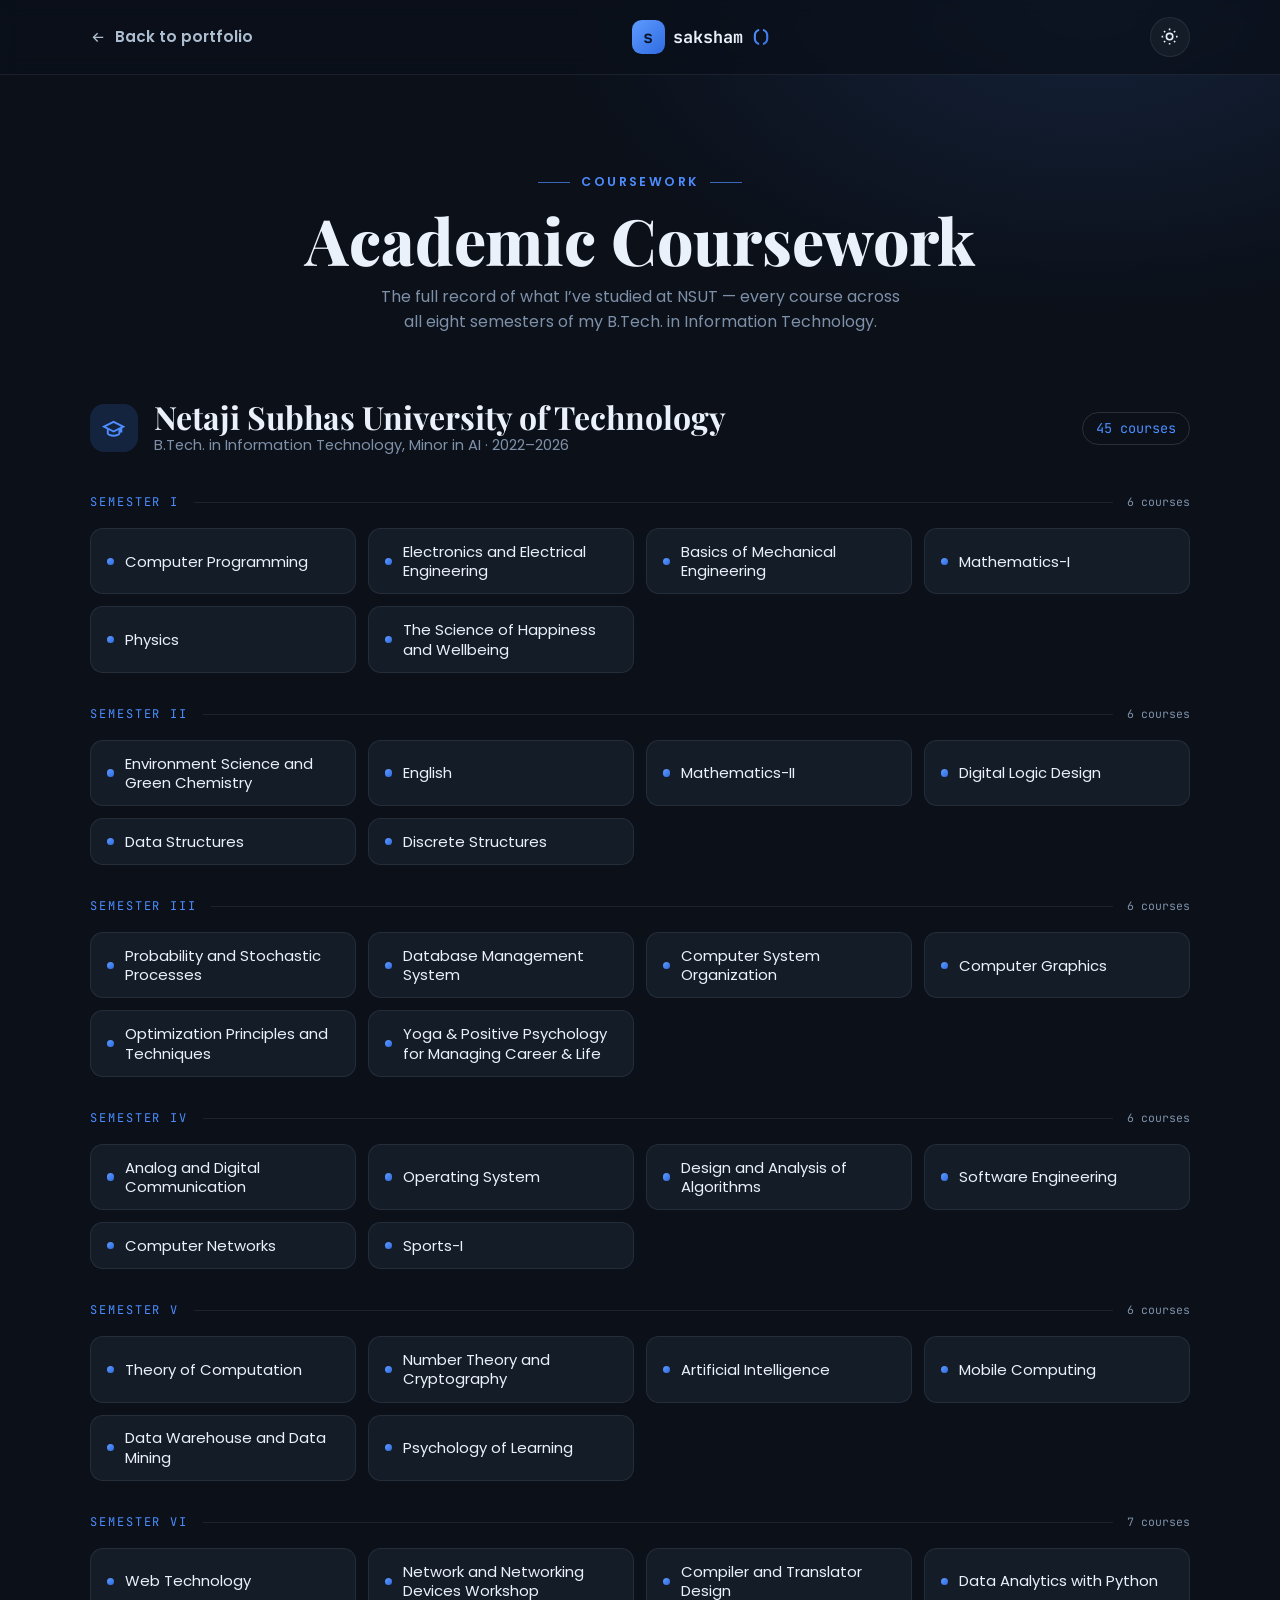
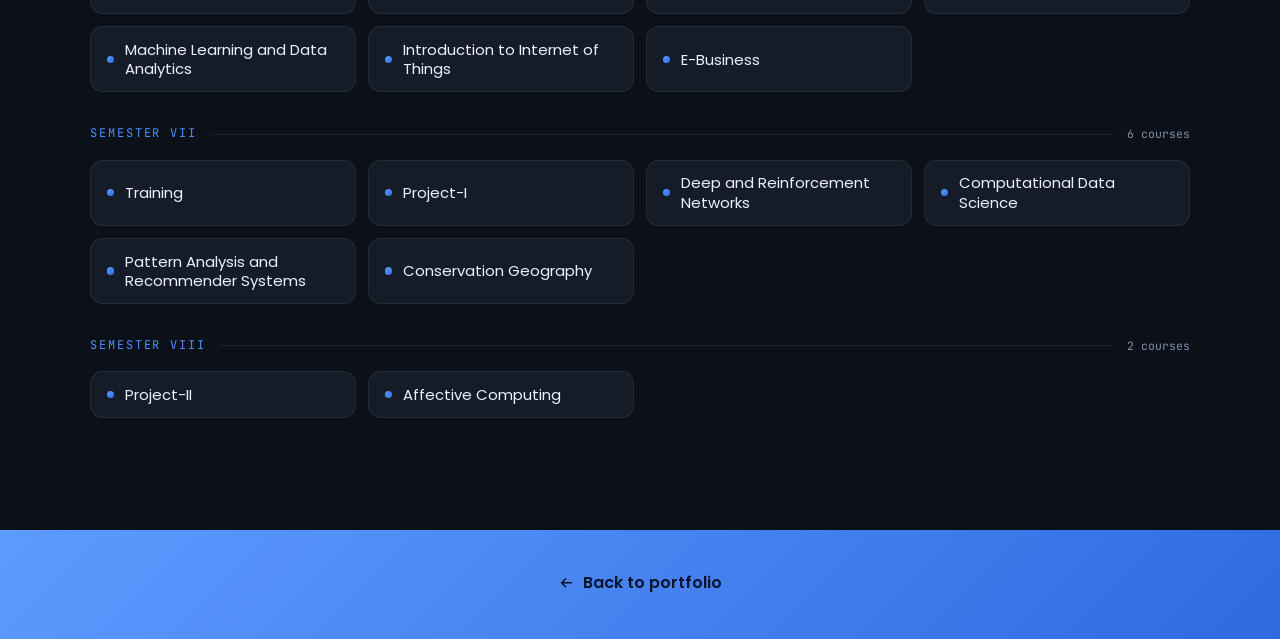
<file: coursework.html>
<!DOCTYPE html>
<html lang="en">
<head>
<meta charset="utf-8">
<meta name="viewport" content="width=device-width, initial-scale=1">
<title>Coursework — Saksham Mittal</title>
<meta name="description" content="Full academic coursework of Saksham Mittal — every course across all eight semesters of the B.Tech. in Information Technology at NSUT, with a minor in AI.">
<meta name="theme-color" content="#0B1019">
<meta property="og:type" content="website">
<meta property="og:title" content="Coursework — Saksham Mittal">
<meta property="og:description" content="Every course across all eight semesters of the B.Tech. in Information Technology at NSUT, with a minor in AI.">
<meta name="twitter:card" content="summary">
<link rel="icon" href="data:image/svg+xml,%3Csvg xmlns='http://www.w3.org/2000/svg' viewBox='0 0 64 64'%3E%3Crect width='64' height='64' rx='14' fill='%232F6BE0'/%3E%3Ctext x='32' y='44' font-family='ui-monospace,monospace' font-size='30' font-weight='700' fill='%23fff' text-anchor='middle'%3E%3E_%3C/text%3E%3C/svg%3E">
<link rel="preconnect" href="https://fonts.googleapis.com">
<link rel="preconnect" href="https://fonts.gstatic.com" crossorigin>
<link href="https://fonts.googleapis.com/css2?family=Playfair+Display:ital,wght@0,500;0,600;0,700;0,800;0,900;1,500;1,600&family=Poppins:wght@300;400;500;600;700&family=JetBrains+Mono:wght@400;500;700&display=swap" rel="stylesheet">
<script>document.documentElement.classList.add('js');try{if(localStorage.getItem('sm-theme')==='light')document.documentElement.setAttribute('data-theme','light')}catch(e){}</script>
<link rel="stylesheet" href="site.css">
<style>
*{box-sizing:border-box;margin:0;padding:0}
  html{scroll-behavior:smooth}
  body{margin:0;-webkit-font-smoothing:antialiased}
  @keyframes nmPageIn{from{opacity:0}to{opacity:1}}
  #cw-root{animation:nmPageIn .5s ease both}
  #cw-root a{text-decoration:none;color:inherit}
  #cw-root ::selection{background:var(--orange);color:var(--on-orange)}
</style>
<script src="site.js" defer></script>
</head>
<body>
<div id="cw-root" style="background:var(--bg);background-image:radial-gradient(60% 50% at 85% 0%,rgba(77,141,255,.14),transparent 70%);background-attachment:fixed;color:var(--fg-body);font-family:'Poppins',system-ui,sans-serif;line-height:1.6;min-height:100vh;overflow-x:clip">

  <header style="position:sticky;top:0;z-index:50;backdrop-filter:blur(10px);background:color-mix(in srgb,var(--bg) 72%,transparent);border-bottom:1px solid var(--border)">
    <div style="width:min(1100px,92vw);margin-inline:auto;display:flex;align-items:center;justify-content:space-between;height:74px">
      <a href="./" style="display:inline-flex;align-items:center;gap:.5rem;color:var(--fg-body);font-weight:600;font-size:.95rem;transition:color .18s" data-hv="hv14"><svg viewBox="0 0 24 24" fill="none" stroke="currentColor" stroke-width="2" style="width:1.1em;height:1.1em"><path d="M19 12H5M11 18l-6-6 6-6"></path></svg>Back to portfolio</a>
      <a href="./" style="display:inline-flex;align-items:center;gap:.5rem;font-family:'JetBrains Mono',ui-monospace,monospace;font-weight:700;color:var(--fg);font-size:1.05rem"><span style="width:2.1rem;height:2.1rem;border-radius:.6rem;display:grid;place-items:center;background:var(--accent-grad);color:var(--on-orange);font-size:1.05rem;font-weight:700">s</span>saksham<b style="background:var(--accent-grad);-webkit-background-clip:text;background-clip:text;-webkit-text-fill-color:transparent;color:transparent;font-weight:700">()</b></a>
      <button data-action="themeToggle" aria-label="Toggle theme" class="js-only" style="width:2.5rem;height:2.5rem;border-radius:9999px;display:grid;place-items:center;background:var(--surface);border:1px solid var(--border);color:var(--fg);cursor:pointer;transition:transform .32s cubic-bezier(.16,1,.3,1),border-color .18s,color .18s" data-hv="hv2">
        <svg class="sm-themeicon" viewBox="0 0 24 24" fill="none" stroke="currentColor" stroke-width="2" style="width:1.2rem;height:1.2rem"><circle cx="12" cy="12" r="4"></circle><path d="M12 2v2M12 20v2M5 5l1.5 1.5M17.5 17.5 19 19M2 12h2M20 12h2M5 19l1.5-1.5M17.5 6.5 19 5"></path></svg>
      </button>
    </div>
  </header>

  <main style="width:min(1100px,92vw);margin-inline:auto;padding:clamp(3rem,7vw,6rem) 0 5rem">

    <div style="text-align:center;margin-bottom:clamp(2.5rem,5vw,4rem)">
      <span style="display:inline-flex;align-items:center;gap:.7rem;justify-content:center;font-weight:600;font-size:.78rem;letter-spacing:.2em;text-transform:uppercase;color:var(--orange)"><span style="width:2rem;height:1px;background:var(--orange);opacity:.7"></span>Coursework<span style="width:2rem;height:1px;background:var(--orange);opacity:.7"></span></span>
      <h1 style="font-family:'Playfair Display',Georgia,serif;color:var(--fg);line-height:1.06;font-weight:800;font-size:clamp(2.4rem,6vw,4rem);margin:.9rem 0 .6rem">Academic Coursework</h1>
      <p style="color:var(--fg-muted);max-width:54ch;margin-inline:auto">The full record of what I&rsquo;ve studied at NSUT &mdash; every course across all eight semesters of my B.Tech. in Information Technology.</p>
    </div>

    <!-- NSUT -->
    <section>
      <div style="display:flex;align-items:center;gap:1rem;margin-bottom:2.2rem;flex-wrap:wrap">
        <span style="flex:none;display:grid;place-items:center;width:3rem;height:3rem;border-radius:.9rem;background:var(--badge-bg);color:var(--orange)"><svg viewBox="0 0 24 24" fill="none" stroke="currentColor" stroke-width="2" style="width:1.45rem;height:1.45rem"><path d="M22 10 12 5 2 10l10 5 10-5Z"></path><path d="M6 12v5c0 1 2.7 2.5 6 2.5s6-1.5 6-2.5v-5M20 11v5"></path></svg></span>
        <div style="flex:1;min-width:200px">
          <h2 style="font-family:'Playfair Display',Georgia,serif;color:var(--fg);line-height:1.1;font-size:clamp(1.5rem,3.2vw,2rem)">Netaji Subhas University of Technology</h2>
          <div style="color:var(--fg-muted);font-size:.92rem">B.Tech. in Information Technology, Minor in AI &middot; 2022&ndash;2026</div>
        </div>
        <span style="font-family:'JetBrains Mono',monospace;color:var(--orange);font-size:.85rem;border:1px solid var(--border-strong);border-radius:9999px;padding:.3rem .8rem">45 courses</span>
      </div>

      <div style="margin-bottom:2rem">
        <div style="display:flex;align-items:center;gap:.9rem;margin-bottom:1rem">
          <span style="font-family:'JetBrains Mono',monospace;font-size:.75rem;letter-spacing:.16em;text-transform:uppercase;color:var(--orange);white-space:nowrap">Semester I</span>
          <span style="flex:1;height:1px;background:var(--border)"></span>
          <span style="font-family:'JetBrains Mono',monospace;font-size:.72rem;color:var(--fg-muted)">6 courses</span>
        </div>
        <div style="display:grid;grid-template-columns:repeat(auto-fill,minmax(240px,1fr));gap:.75rem">
          <div style="background:var(--surface);border:1px solid var(--border);border-radius:.8rem;padding:.8rem 1rem;display:flex;align-items:center;gap:.65rem;transition:border-color .2s ease,transform .2s ease" data-hv="hv15"><span style="flex:none;width:.45rem;height:.45rem;border-radius:50%;background:var(--accent-grad)"></span><span style="color:var(--fg);font-size:.93rem;line-height:1.3">Computer Programming</span></div><div style="background:var(--surface);border:1px solid var(--border);border-radius:.8rem;padding:.8rem 1rem;display:flex;align-items:center;gap:.65rem;transition:border-color .2s ease,transform .2s ease" data-hv="hv15"><span style="flex:none;width:.45rem;height:.45rem;border-radius:50%;background:var(--accent-grad)"></span><span style="color:var(--fg);font-size:.93rem;line-height:1.3">Electronics and Electrical Engineering</span></div><div style="background:var(--surface);border:1px solid var(--border);border-radius:.8rem;padding:.8rem 1rem;display:flex;align-items:center;gap:.65rem;transition:border-color .2s ease,transform .2s ease" data-hv="hv15"><span style="flex:none;width:.45rem;height:.45rem;border-radius:50%;background:var(--accent-grad)"></span><span style="color:var(--fg);font-size:.93rem;line-height:1.3">Basics of Mechanical Engineering</span></div><div style="background:var(--surface);border:1px solid var(--border);border-radius:.8rem;padding:.8rem 1rem;display:flex;align-items:center;gap:.65rem;transition:border-color .2s ease,transform .2s ease" data-hv="hv15"><span style="flex:none;width:.45rem;height:.45rem;border-radius:50%;background:var(--accent-grad)"></span><span style="color:var(--fg);font-size:.93rem;line-height:1.3">Mathematics-I</span></div><div style="background:var(--surface);border:1px solid var(--border);border-radius:.8rem;padding:.8rem 1rem;display:flex;align-items:center;gap:.65rem;transition:border-color .2s ease,transform .2s ease" data-hv="hv15"><span style="flex:none;width:.45rem;height:.45rem;border-radius:50%;background:var(--accent-grad)"></span><span style="color:var(--fg);font-size:.93rem;line-height:1.3">Physics</span></div><div style="background:var(--surface);border:1px solid var(--border);border-radius:.8rem;padding:.8rem 1rem;display:flex;align-items:center;gap:.65rem;transition:border-color .2s ease,transform .2s ease" data-hv="hv15"><span style="flex:none;width:.45rem;height:.45rem;border-radius:50%;background:var(--accent-grad)"></span><span style="color:var(--fg);font-size:.93rem;line-height:1.3">The Science of Happiness and Wellbeing</span></div>
        </div>
      </div>

      <div style="margin-bottom:2rem">
        <div style="display:flex;align-items:center;gap:.9rem;margin-bottom:1rem">
          <span style="font-family:'JetBrains Mono',monospace;font-size:.75rem;letter-spacing:.16em;text-transform:uppercase;color:var(--orange);white-space:nowrap">Semester II</span>
          <span style="flex:1;height:1px;background:var(--border)"></span>
          <span style="font-family:'JetBrains Mono',monospace;font-size:.72rem;color:var(--fg-muted)">6 courses</span>
        </div>
        <div style="display:grid;grid-template-columns:repeat(auto-fill,minmax(240px,1fr));gap:.75rem">
          <div style="background:var(--surface);border:1px solid var(--border);border-radius:.8rem;padding:.8rem 1rem;display:flex;align-items:center;gap:.65rem;transition:border-color .2s ease,transform .2s ease" data-hv="hv15"><span style="flex:none;width:.45rem;height:.45rem;border-radius:50%;background:var(--accent-grad)"></span><span style="color:var(--fg);font-size:.93rem;line-height:1.3">Environment Science and Green Chemistry</span></div><div style="background:var(--surface);border:1px solid var(--border);border-radius:.8rem;padding:.8rem 1rem;display:flex;align-items:center;gap:.65rem;transition:border-color .2s ease,transform .2s ease" data-hv="hv15"><span style="flex:none;width:.45rem;height:.45rem;border-radius:50%;background:var(--accent-grad)"></span><span style="color:var(--fg);font-size:.93rem;line-height:1.3">English</span></div><div style="background:var(--surface);border:1px solid var(--border);border-radius:.8rem;padding:.8rem 1rem;display:flex;align-items:center;gap:.65rem;transition:border-color .2s ease,transform .2s ease" data-hv="hv15"><span style="flex:none;width:.45rem;height:.45rem;border-radius:50%;background:var(--accent-grad)"></span><span style="color:var(--fg);font-size:.93rem;line-height:1.3">Mathematics-II</span></div><div style="background:var(--surface);border:1px solid var(--border);border-radius:.8rem;padding:.8rem 1rem;display:flex;align-items:center;gap:.65rem;transition:border-color .2s ease,transform .2s ease" data-hv="hv15"><span style="flex:none;width:.45rem;height:.45rem;border-radius:50%;background:var(--accent-grad)"></span><span style="color:var(--fg);font-size:.93rem;line-height:1.3">Digital Logic Design</span></div><div style="background:var(--surface);border:1px solid var(--border);border-radius:.8rem;padding:.8rem 1rem;display:flex;align-items:center;gap:.65rem;transition:border-color .2s ease,transform .2s ease" data-hv="hv15"><span style="flex:none;width:.45rem;height:.45rem;border-radius:50%;background:var(--accent-grad)"></span><span style="color:var(--fg);font-size:.93rem;line-height:1.3">Data Structures</span></div><div style="background:var(--surface);border:1px solid var(--border);border-radius:.8rem;padding:.8rem 1rem;display:flex;align-items:center;gap:.65rem;transition:border-color .2s ease,transform .2s ease" data-hv="hv15"><span style="flex:none;width:.45rem;height:.45rem;border-radius:50%;background:var(--accent-grad)"></span><span style="color:var(--fg);font-size:.93rem;line-height:1.3">Discrete Structures</span></div>
        </div>
      </div>

      <div style="margin-bottom:2rem">
        <div style="display:flex;align-items:center;gap:.9rem;margin-bottom:1rem">
          <span style="font-family:'JetBrains Mono',monospace;font-size:.75rem;letter-spacing:.16em;text-transform:uppercase;color:var(--orange);white-space:nowrap">Semester III</span>
          <span style="flex:1;height:1px;background:var(--border)"></span>
          <span style="font-family:'JetBrains Mono',monospace;font-size:.72rem;color:var(--fg-muted)">6 courses</span>
        </div>
        <div style="display:grid;grid-template-columns:repeat(auto-fill,minmax(240px,1fr));gap:.75rem">
          <div style="background:var(--surface);border:1px solid var(--border);border-radius:.8rem;padding:.8rem 1rem;display:flex;align-items:center;gap:.65rem;transition:border-color .2s ease,transform .2s ease" data-hv="hv15"><span style="flex:none;width:.45rem;height:.45rem;border-radius:50%;background:var(--accent-grad)"></span><span style="color:var(--fg);font-size:.93rem;line-height:1.3">Probability and Stochastic Processes</span></div><div style="background:var(--surface);border:1px solid var(--border);border-radius:.8rem;padding:.8rem 1rem;display:flex;align-items:center;gap:.65rem;transition:border-color .2s ease,transform .2s ease" data-hv="hv15"><span style="flex:none;width:.45rem;height:.45rem;border-radius:50%;background:var(--accent-grad)"></span><span style="color:var(--fg);font-size:.93rem;line-height:1.3">Database Management System</span></div><div style="background:var(--surface);border:1px solid var(--border);border-radius:.8rem;padding:.8rem 1rem;display:flex;align-items:center;gap:.65rem;transition:border-color .2s ease,transform .2s ease" data-hv="hv15"><span style="flex:none;width:.45rem;height:.45rem;border-radius:50%;background:var(--accent-grad)"></span><span style="color:var(--fg);font-size:.93rem;line-height:1.3">Computer System Organization</span></div><div style="background:var(--surface);border:1px solid var(--border);border-radius:.8rem;padding:.8rem 1rem;display:flex;align-items:center;gap:.65rem;transition:border-color .2s ease,transform .2s ease" data-hv="hv15"><span style="flex:none;width:.45rem;height:.45rem;border-radius:50%;background:var(--accent-grad)"></span><span style="color:var(--fg);font-size:.93rem;line-height:1.3">Computer Graphics</span></div><div style="background:var(--surface);border:1px solid var(--border);border-radius:.8rem;padding:.8rem 1rem;display:flex;align-items:center;gap:.65rem;transition:border-color .2s ease,transform .2s ease" data-hv="hv15"><span style="flex:none;width:.45rem;height:.45rem;border-radius:50%;background:var(--accent-grad)"></span><span style="color:var(--fg);font-size:.93rem;line-height:1.3">Optimization Principles and Techniques</span></div><div style="background:var(--surface);border:1px solid var(--border);border-radius:.8rem;padding:.8rem 1rem;display:flex;align-items:center;gap:.65rem;transition:border-color .2s ease,transform .2s ease" data-hv="hv15"><span style="flex:none;width:.45rem;height:.45rem;border-radius:50%;background:var(--accent-grad)"></span><span style="color:var(--fg);font-size:.93rem;line-height:1.3">Yoga &amp; Positive Psychology for Managing Career &amp; Life</span></div>
        </div>
      </div>

      <div style="margin-bottom:2rem">
        <div style="display:flex;align-items:center;gap:.9rem;margin-bottom:1rem">
          <span style="font-family:'JetBrains Mono',monospace;font-size:.75rem;letter-spacing:.16em;text-transform:uppercase;color:var(--orange);white-space:nowrap">Semester IV</span>
          <span style="flex:1;height:1px;background:var(--border)"></span>
          <span style="font-family:'JetBrains Mono',monospace;font-size:.72rem;color:var(--fg-muted)">6 courses</span>
        </div>
        <div style="display:grid;grid-template-columns:repeat(auto-fill,minmax(240px,1fr));gap:.75rem">
          <div style="background:var(--surface);border:1px solid var(--border);border-radius:.8rem;padding:.8rem 1rem;display:flex;align-items:center;gap:.65rem;transition:border-color .2s ease,transform .2s ease" data-hv="hv15"><span style="flex:none;width:.45rem;height:.45rem;border-radius:50%;background:var(--accent-grad)"></span><span style="color:var(--fg);font-size:.93rem;line-height:1.3">Analog and Digital Communication</span></div><div style="background:var(--surface);border:1px solid var(--border);border-radius:.8rem;padding:.8rem 1rem;display:flex;align-items:center;gap:.65rem;transition:border-color .2s ease,transform .2s ease" data-hv="hv15"><span style="flex:none;width:.45rem;height:.45rem;border-radius:50%;background:var(--accent-grad)"></span><span style="color:var(--fg);font-size:.93rem;line-height:1.3">Operating System</span></div><div style="background:var(--surface);border:1px solid var(--border);border-radius:.8rem;padding:.8rem 1rem;display:flex;align-items:center;gap:.65rem;transition:border-color .2s ease,transform .2s ease" data-hv="hv15"><span style="flex:none;width:.45rem;height:.45rem;border-radius:50%;background:var(--accent-grad)"></span><span style="color:var(--fg);font-size:.93rem;line-height:1.3">Design and Analysis of Algorithms</span></div><div style="background:var(--surface);border:1px solid var(--border);border-radius:.8rem;padding:.8rem 1rem;display:flex;align-items:center;gap:.65rem;transition:border-color .2s ease,transform .2s ease" data-hv="hv15"><span style="flex:none;width:.45rem;height:.45rem;border-radius:50%;background:var(--accent-grad)"></span><span style="color:var(--fg);font-size:.93rem;line-height:1.3">Software Engineering</span></div><div style="background:var(--surface);border:1px solid var(--border);border-radius:.8rem;padding:.8rem 1rem;display:flex;align-items:center;gap:.65rem;transition:border-color .2s ease,transform .2s ease" data-hv="hv15"><span style="flex:none;width:.45rem;height:.45rem;border-radius:50%;background:var(--accent-grad)"></span><span style="color:var(--fg);font-size:.93rem;line-height:1.3">Computer Networks</span></div><div style="background:var(--surface);border:1px solid var(--border);border-radius:.8rem;padding:.8rem 1rem;display:flex;align-items:center;gap:.65rem;transition:border-color .2s ease,transform .2s ease" data-hv="hv15"><span style="flex:none;width:.45rem;height:.45rem;border-radius:50%;background:var(--accent-grad)"></span><span style="color:var(--fg);font-size:.93rem;line-height:1.3">Sports-I</span></div>
        </div>
      </div>

      <div style="margin-bottom:2rem">
        <div style="display:flex;align-items:center;gap:.9rem;margin-bottom:1rem">
          <span style="font-family:'JetBrains Mono',monospace;font-size:.75rem;letter-spacing:.16em;text-transform:uppercase;color:var(--orange);white-space:nowrap">Semester V</span>
          <span style="flex:1;height:1px;background:var(--border)"></span>
          <span style="font-family:'JetBrains Mono',monospace;font-size:.72rem;color:var(--fg-muted)">6 courses</span>
        </div>
        <div style="display:grid;grid-template-columns:repeat(auto-fill,minmax(240px,1fr));gap:.75rem">
          <div style="background:var(--surface);border:1px solid var(--border);border-radius:.8rem;padding:.8rem 1rem;display:flex;align-items:center;gap:.65rem;transition:border-color .2s ease,transform .2s ease" data-hv="hv15"><span style="flex:none;width:.45rem;height:.45rem;border-radius:50%;background:var(--accent-grad)"></span><span style="color:var(--fg);font-size:.93rem;line-height:1.3">Theory of Computation</span></div><div style="background:var(--surface);border:1px solid var(--border);border-radius:.8rem;padding:.8rem 1rem;display:flex;align-items:center;gap:.65rem;transition:border-color .2s ease,transform .2s ease" data-hv="hv15"><span style="flex:none;width:.45rem;height:.45rem;border-radius:50%;background:var(--accent-grad)"></span><span style="color:var(--fg);font-size:.93rem;line-height:1.3">Number Theory and Cryptography</span></div><div style="background:var(--surface);border:1px solid var(--border);border-radius:.8rem;padding:.8rem 1rem;display:flex;align-items:center;gap:.65rem;transition:border-color .2s ease,transform .2s ease" data-hv="hv15"><span style="flex:none;width:.45rem;height:.45rem;border-radius:50%;background:var(--accent-grad)"></span><span style="color:var(--fg);font-size:.93rem;line-height:1.3">Artificial Intelligence</span></div><div style="background:var(--surface);border:1px solid var(--border);border-radius:.8rem;padding:.8rem 1rem;display:flex;align-items:center;gap:.65rem;transition:border-color .2s ease,transform .2s ease" data-hv="hv15"><span style="flex:none;width:.45rem;height:.45rem;border-radius:50%;background:var(--accent-grad)"></span><span style="color:var(--fg);font-size:.93rem;line-height:1.3">Mobile Computing</span></div><div style="background:var(--surface);border:1px solid var(--border);border-radius:.8rem;padding:.8rem 1rem;display:flex;align-items:center;gap:.65rem;transition:border-color .2s ease,transform .2s ease" data-hv="hv15"><span style="flex:none;width:.45rem;height:.45rem;border-radius:50%;background:var(--accent-grad)"></span><span style="color:var(--fg);font-size:.93rem;line-height:1.3">Data Warehouse and Data Mining</span></div><div style="background:var(--surface);border:1px solid var(--border);border-radius:.8rem;padding:.8rem 1rem;display:flex;align-items:center;gap:.65rem;transition:border-color .2s ease,transform .2s ease" data-hv="hv15"><span style="flex:none;width:.45rem;height:.45rem;border-radius:50%;background:var(--accent-grad)"></span><span style="color:var(--fg);font-size:.93rem;line-height:1.3">Psychology of Learning</span></div>
        </div>
      </div>

      <div style="margin-bottom:2rem">
        <div style="display:flex;align-items:center;gap:.9rem;margin-bottom:1rem">
          <span style="font-family:'JetBrains Mono',monospace;font-size:.75rem;letter-spacing:.16em;text-transform:uppercase;color:var(--orange);white-space:nowrap">Semester VI</span>
          <span style="flex:1;height:1px;background:var(--border)"></span>
          <span style="font-family:'JetBrains Mono',monospace;font-size:.72rem;color:var(--fg-muted)">7 courses</span>
        </div>
        <div style="display:grid;grid-template-columns:repeat(auto-fill,minmax(240px,1fr));gap:.75rem">
          <div style="background:var(--surface);border:1px solid var(--border);border-radius:.8rem;padding:.8rem 1rem;display:flex;align-items:center;gap:.65rem;transition:border-color .2s ease,transform .2s ease" data-hv="hv15"><span style="flex:none;width:.45rem;height:.45rem;border-radius:50%;background:var(--accent-grad)"></span><span style="color:var(--fg);font-size:.93rem;line-height:1.3">Web Technology</span></div><div style="background:var(--surface);border:1px solid var(--border);border-radius:.8rem;padding:.8rem 1rem;display:flex;align-items:center;gap:.65rem;transition:border-color .2s ease,transform .2s ease" data-hv="hv15"><span style="flex:none;width:.45rem;height:.45rem;border-radius:50%;background:var(--accent-grad)"></span><span style="color:var(--fg);font-size:.93rem;line-height:1.3">Network and Networking Devices Workshop</span></div><div style="background:var(--surface);border:1px solid var(--border);border-radius:.8rem;padding:.8rem 1rem;display:flex;align-items:center;gap:.65rem;transition:border-color .2s ease,transform .2s ease" data-hv="hv15"><span style="flex:none;width:.45rem;height:.45rem;border-radius:50%;background:var(--accent-grad)"></span><span style="color:var(--fg);font-size:.93rem;line-height:1.3">Compiler and Translator Design</span></div><div style="background:var(--surface);border:1px solid var(--border);border-radius:.8rem;padding:.8rem 1rem;display:flex;align-items:center;gap:.65rem;transition:border-color .2s ease,transform .2s ease" data-hv="hv15"><span style="flex:none;width:.45rem;height:.45rem;border-radius:50%;background:var(--accent-grad)"></span><span style="color:var(--fg);font-size:.93rem;line-height:1.3">Data Analytics with Python</span></div><div style="background:var(--surface);border:1px solid var(--border);border-radius:.8rem;padding:.8rem 1rem;display:flex;align-items:center;gap:.65rem;transition:border-color .2s ease,transform .2s ease" data-hv="hv15"><span style="flex:none;width:.45rem;height:.45rem;border-radius:50%;background:var(--accent-grad)"></span><span style="color:var(--fg);font-size:.93rem;line-height:1.3">Machine Learning and Data Analytics</span></div><div style="background:var(--surface);border:1px solid var(--border);border-radius:.8rem;padding:.8rem 1rem;display:flex;align-items:center;gap:.65rem;transition:border-color .2s ease,transform .2s ease" data-hv="hv15"><span style="flex:none;width:.45rem;height:.45rem;border-radius:50%;background:var(--accent-grad)"></span><span style="color:var(--fg);font-size:.93rem;line-height:1.3">Introduction to Internet of Things</span></div><div style="background:var(--surface);border:1px solid var(--border);border-radius:.8rem;padding:.8rem 1rem;display:flex;align-items:center;gap:.65rem;transition:border-color .2s ease,transform .2s ease" data-hv="hv15"><span style="flex:none;width:.45rem;height:.45rem;border-radius:50%;background:var(--accent-grad)"></span><span style="color:var(--fg);font-size:.93rem;line-height:1.3">E-Business</span></div>
        </div>
      </div>

      <div style="margin-bottom:2rem">
        <div style="display:flex;align-items:center;gap:.9rem;margin-bottom:1rem">
          <span style="font-family:'JetBrains Mono',monospace;font-size:.75rem;letter-spacing:.16em;text-transform:uppercase;color:var(--orange);white-space:nowrap">Semester VII</span>
          <span style="flex:1;height:1px;background:var(--border)"></span>
          <span style="font-family:'JetBrains Mono',monospace;font-size:.72rem;color:var(--fg-muted)">6 courses</span>
        </div>
        <div style="display:grid;grid-template-columns:repeat(auto-fill,minmax(240px,1fr));gap:.75rem">
          <div style="background:var(--surface);border:1px solid var(--border);border-radius:.8rem;padding:.8rem 1rem;display:flex;align-items:center;gap:.65rem;transition:border-color .2s ease,transform .2s ease" data-hv="hv15"><span style="flex:none;width:.45rem;height:.45rem;border-radius:50%;background:var(--accent-grad)"></span><span style="color:var(--fg);font-size:.93rem;line-height:1.3">Training</span></div><div style="background:var(--surface);border:1px solid var(--border);border-radius:.8rem;padding:.8rem 1rem;display:flex;align-items:center;gap:.65rem;transition:border-color .2s ease,transform .2s ease" data-hv="hv15"><span style="flex:none;width:.45rem;height:.45rem;border-radius:50%;background:var(--accent-grad)"></span><span style="color:var(--fg);font-size:.93rem;line-height:1.3">Project-I</span></div><div style="background:var(--surface);border:1px solid var(--border);border-radius:.8rem;padding:.8rem 1rem;display:flex;align-items:center;gap:.65rem;transition:border-color .2s ease,transform .2s ease" data-hv="hv15"><span style="flex:none;width:.45rem;height:.45rem;border-radius:50%;background:var(--accent-grad)"></span><span style="color:var(--fg);font-size:.93rem;line-height:1.3">Deep and Reinforcement Networks</span></div><div style="background:var(--surface);border:1px solid var(--border);border-radius:.8rem;padding:.8rem 1rem;display:flex;align-items:center;gap:.65rem;transition:border-color .2s ease,transform .2s ease" data-hv="hv15"><span style="flex:none;width:.45rem;height:.45rem;border-radius:50%;background:var(--accent-grad)"></span><span style="color:var(--fg);font-size:.93rem;line-height:1.3">Computational Data Science</span></div><div style="background:var(--surface);border:1px solid var(--border);border-radius:.8rem;padding:.8rem 1rem;display:flex;align-items:center;gap:.65rem;transition:border-color .2s ease,transform .2s ease" data-hv="hv15"><span style="flex:none;width:.45rem;height:.45rem;border-radius:50%;background:var(--accent-grad)"></span><span style="color:var(--fg);font-size:.93rem;line-height:1.3">Pattern Analysis and Recommender Systems</span></div><div style="background:var(--surface);border:1px solid var(--border);border-radius:.8rem;padding:.8rem 1rem;display:flex;align-items:center;gap:.65rem;transition:border-color .2s ease,transform .2s ease" data-hv="hv15"><span style="flex:none;width:.45rem;height:.45rem;border-radius:50%;background:var(--accent-grad)"></span><span style="color:var(--fg);font-size:.93rem;line-height:1.3">Conservation Geography</span></div>
        </div>
      </div>

      <div style="margin-bottom:2rem">
        <div style="display:flex;align-items:center;gap:.9rem;margin-bottom:1rem">
          <span style="font-family:'JetBrains Mono',monospace;font-size:.75rem;letter-spacing:.16em;text-transform:uppercase;color:var(--orange);white-space:nowrap">Semester VIII</span>
          <span style="flex:1;height:1px;background:var(--border)"></span>
          <span style="font-family:'JetBrains Mono',monospace;font-size:.72rem;color:var(--fg-muted)">2 courses</span>
        </div>
        <div style="display:grid;grid-template-columns:repeat(auto-fill,minmax(240px,1fr));gap:.75rem">
          <div style="background:var(--surface);border:1px solid var(--border);border-radius:.8rem;padding:.8rem 1rem;display:flex;align-items:center;gap:.65rem;transition:border-color .2s ease,transform .2s ease" data-hv="hv15"><span style="flex:none;width:.45rem;height:.45rem;border-radius:50%;background:var(--accent-grad)"></span><span style="color:var(--fg);font-size:.93rem;line-height:1.3">Project-II</span></div><div style="background:var(--surface);border:1px solid var(--border);border-radius:.8rem;padding:.8rem 1rem;display:flex;align-items:center;gap:.65rem;transition:border-color .2s ease,transform .2s ease" data-hv="hv15"><span style="flex:none;width:.45rem;height:.45rem;border-radius:50%;background:var(--accent-grad)"></span><span style="color:var(--fg);font-size:.93rem;line-height:1.3">Affective Computing</span></div>
        </div>
      </div>
    </section>

  </main>

  <footer style="background:var(--accent-grad);color:var(--on-orange);padding:2.5rem 0;text-align:center">
    <div style="width:min(1100px,92vw);margin-inline:auto">
      <a href="./" style="display:inline-flex;align-items:center;gap:.5rem;color:var(--on-orange);font-weight:600"><svg viewBox="0 0 24 24" fill="none" stroke="currentColor" stroke-width="2" style="width:1.1em;height:1.1em"><path d="M19 12H5M11 18l-6-6 6-6"></path></svg>Back to portfolio</a>
    </div>
  </footer>

</div>
</body>
</html>
</file>
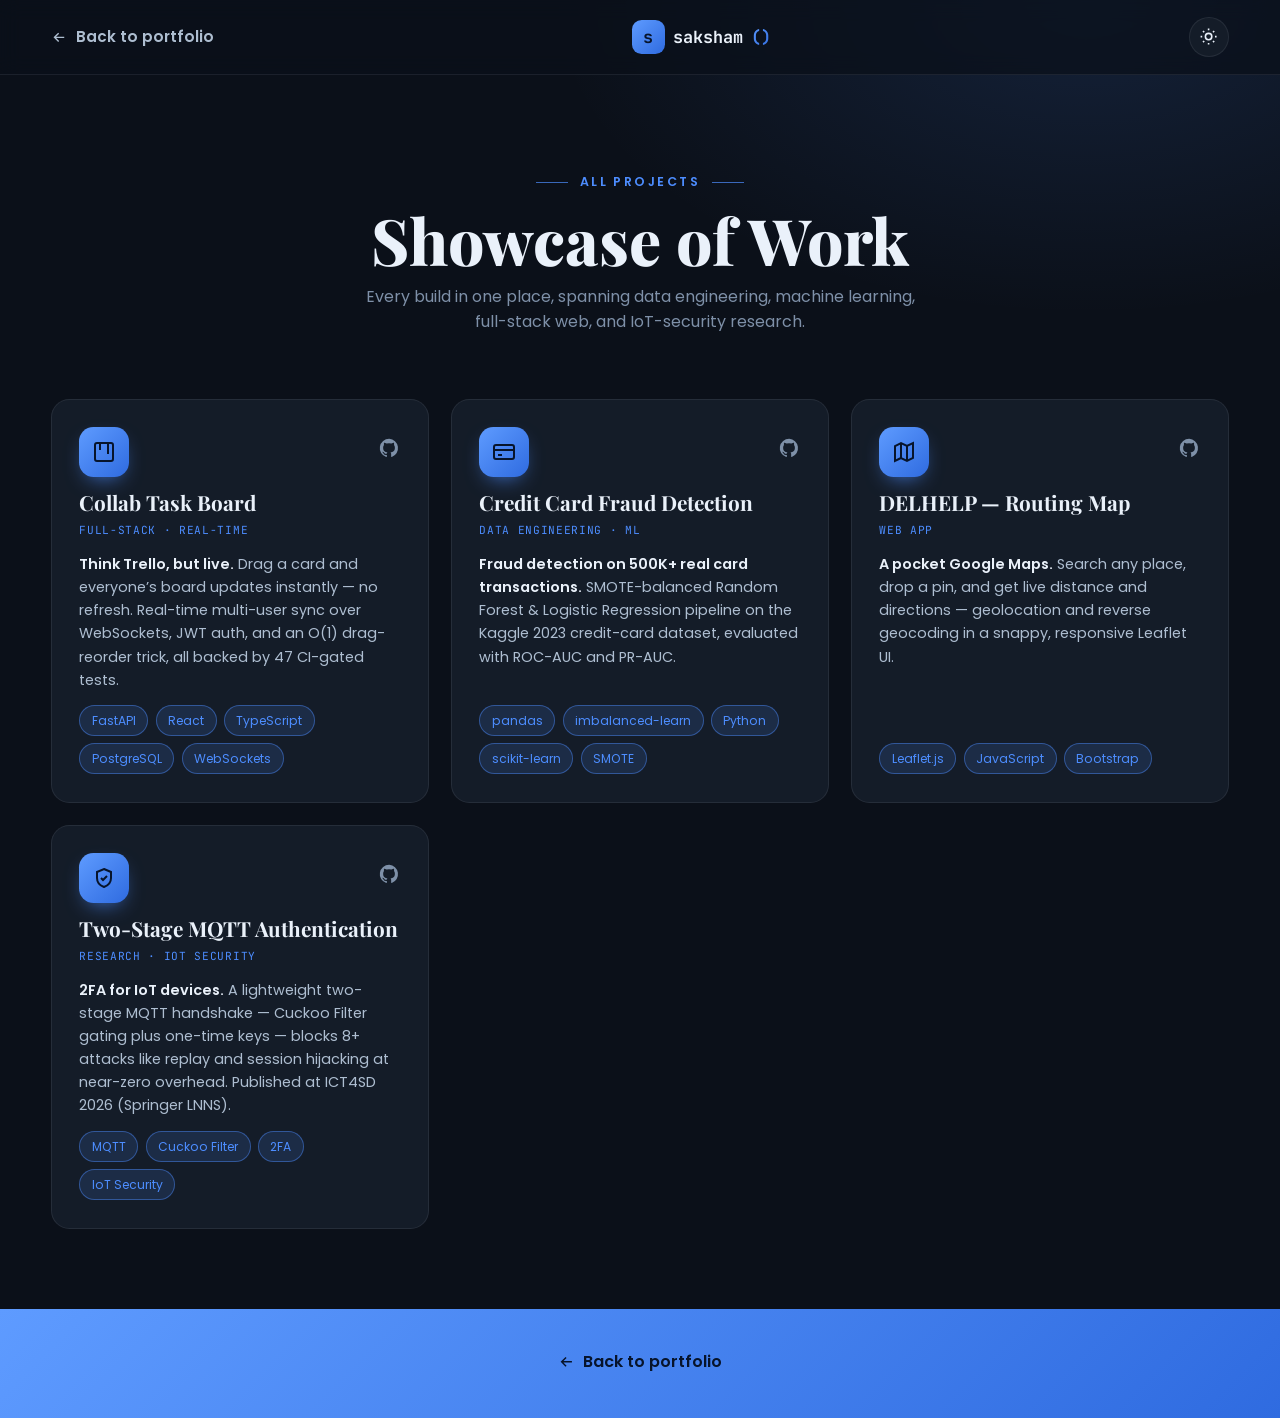
<file: projects.html>
<!DOCTYPE html>
<html lang="en">
<head>
<meta charset="utf-8">
<meta name="viewport" content="width=device-width, initial-scale=1">
<title>Projects — Saksham Mittal</title>
<meta name="description" content="All projects by Saksham Mittal — real-time full-stack apps, data engineering and ML pipelines, and IoT-security research.">
<meta name="theme-color" content="#0B1019">
<meta property="og:type" content="website">
<meta property="og:title" content="Projects — Saksham Mittal">
<meta property="og:description" content="All projects by Saksham Mittal — real-time full-stack apps, data engineering and ML pipelines, and IoT-security research.">
<meta name="twitter:card" content="summary">
<link rel="icon" href="data:image/svg+xml,%3Csvg xmlns='http://www.w3.org/2000/svg' viewBox='0 0 64 64'%3E%3Crect width='64' height='64' rx='14' fill='%232F6BE0'/%3E%3Ctext x='32' y='44' font-family='ui-monospace,monospace' font-size='30' font-weight='700' fill='%23fff' text-anchor='middle'%3E%3E_%3C/text%3E%3C/svg%3E">
<link rel="preconnect" href="https://fonts.googleapis.com">
<link rel="preconnect" href="https://fonts.gstatic.com" crossorigin>
<link href="https://fonts.googleapis.com/css2?family=Playfair+Display:ital,wght@0,500;0,600;0,700;0,800;0,900;1,500;1,600&family=Poppins:wght@300;400;500;600;700&family=JetBrains+Mono:wght@400;500;700&display=swap" rel="stylesheet">
<script>document.documentElement.classList.add('js');try{if(localStorage.getItem('sm-theme')==='light')document.documentElement.setAttribute('data-theme','light')}catch(e){}</script>
<link rel="stylesheet" href="site.css">
<style>
*{box-sizing:border-box;margin:0;padding:0}
  html{scroll-behavior:smooth}
  body{margin:0;-webkit-font-smoothing:antialiased}
  @keyframes nmPageIn{from{opacity:0}to{opacity:1}}
  #pj-root{animation:nmPageIn .5s ease both}
  #pj-root a{text-decoration:none;color:inherit}
  #pj-root img{display:block;max-width:100%}
  #pj-root ::selection{background:var(--orange);color:var(--on-orange)}
</style>
<script src="site.js" defer></script>
</head>
<body>
<div id="pj-root" style="background:var(--bg);background-image:radial-gradient(60% 50% at 85% 0%,rgba(77,141,255,.14),transparent 70%);background-attachment:fixed;color:var(--fg-body);font-family:'Poppins',system-ui,sans-serif;line-height:1.6;min-height:100vh;overflow-x:clip">

  <header style="position:sticky;top:0;z-index:50;backdrop-filter:blur(10px);background:color-mix(in srgb,var(--bg) 72%,transparent);border-bottom:1px solid var(--border)">
    <div style="width:min(1180px,92vw);margin-inline:auto;display:flex;align-items:center;justify-content:space-between;height:74px">
      <a href="./" style="display:inline-flex;align-items:center;gap:.5rem;color:var(--fg-body);font-weight:600;font-size:.95rem;transition:color .18s" data-hv="hv14"><svg viewBox="0 0 24 24" fill="none" stroke="currentColor" stroke-width="2" style="width:1.1em;height:1.1em"><path d="M19 12H5M11 18l-6-6 6-6"></path></svg>Back to portfolio</a>
      <a href="./" style="display:inline-flex;align-items:center;gap:.5rem;font-family:'JetBrains Mono',ui-monospace,monospace;font-weight:700;color:var(--fg);font-size:1.05rem"><span style="width:2.1rem;height:2.1rem;border-radius:.6rem;display:grid;place-items:center;background:var(--accent-grad);color:var(--on-orange);font-size:1.05rem;font-weight:700">s</span>saksham<b style="background:var(--accent-grad);-webkit-background-clip:text;background-clip:text;-webkit-text-fill-color:transparent;color:transparent;font-weight:700">()</b></a>
      <button data-action="themeToggle" aria-label="Toggle theme" class="js-only" style="width:2.5rem;height:2.5rem;border-radius:9999px;display:grid;place-items:center;background:var(--surface);border:1px solid var(--border);color:var(--fg);cursor:pointer;transition:transform .32s cubic-bezier(.16,1,.3,1),border-color .18s,color .18s" data-hv="hv2">
        <svg class="sm-themeicon" viewBox="0 0 24 24" fill="none" stroke="currentColor" stroke-width="2" style="width:1.2rem;height:1.2rem"><circle cx="12" cy="12" r="4"></circle><path d="M12 2v2M12 20v2M5 5l1.5 1.5M17.5 17.5 19 19M2 12h2M20 12h2M5 19l1.5-1.5M17.5 6.5 19 5"></path></svg>
      </button>
    </div>
  </header>

  <main style="width:min(1180px,92vw);margin-inline:auto;padding:clamp(3rem,7vw,6rem) 0 5rem">

    <div style="text-align:center;margin-bottom:clamp(2.5rem,5vw,4rem)">
      <span style="display:inline-flex;align-items:center;gap:.7rem;justify-content:center;font-weight:600;font-size:.78rem;letter-spacing:.2em;text-transform:uppercase;color:var(--orange)"><span style="width:2rem;height:1px;background:var(--orange);opacity:.7"></span>All Projects<span style="width:2rem;height:1px;background:var(--orange);opacity:.7"></span></span>
      <h1 style="font-family:'Playfair Display',Georgia,serif;color:var(--fg);line-height:1.06;font-weight:800;font-size:clamp(2.4rem,6vw,4rem);margin:.9rem 0 .6rem">Showcase of Work</h1>
      <p style="color:var(--fg-muted);max-width:56ch;margin-inline:auto">Every build in one place, spanning data engineering, machine learning, full-stack web, and IoT-security research.</p>
    </div>

    <div style="display:grid;grid-template-columns:repeat(auto-fill,minmax(310px,1fr));gap:1.4rem">
<div class="sm-pcard" data-title="Collab Task Board" style="width:100%;background:var(--surface);border:1px solid var(--border);border-radius:1.15rem;padding:1.7rem;display:flex;flex-direction:column;gap:.85rem;transition:background .25s ease,border-color .25s ease,transform .25s ease,box-shadow .25s ease" data-hv="hv10">
              <div style="display:flex;align-items:center;justify-content:space-between">
                <span style="flex:none;display:grid;place-items:center;width:3.1rem;height:3.1rem;border-radius:.9rem;background:var(--accent-grad);color:var(--on-orange);box-shadow:0 8px 22px -10px var(--orange)"><svg viewBox="0 0 24 24" fill="none" stroke="currentColor" stroke-width="2" style="width:1.5rem;height:1.5rem"><rect x="3" y="3" width="18" height="18" rx="2"></rect><path d="M8 3v7M16 3v11"></path></svg></span>
                <a href="https://github.com/mittal-saksham/collab-task-board" target="_blank" rel="noopener" aria-label="View Collab Task Board on GitHub" style="color:var(--fg-muted);transition:color .18s,transform .18s" data-hv="hv5"><svg viewBox="0 0 24 24" fill="currentColor" style="width:1.4rem;height:1.4rem"><path d="M12 2A10 10 0 0 0 8.8 21.5c.5.1.7-.2.7-.5v-1.7c-2.8.6-3.4-1.3-3.4-1.3-.5-1.2-1.1-1.5-1.1-1.5-.9-.6.1-.6.1-.6 1 .1 1.5 1 1.5 1 .9 1.5 2.3 1.1 2.9.8.1-.6.3-1.1.6-1.3-2.2-.3-4.6-1.1-4.6-5 0-1.1.4-2 1-2.7-.1-.3-.4-1.3.1-2.6 0 0 .8-.3 2.7 1a9.4 9.4 0 0 1 5 0c1.9-1.3 2.7-1 2.7-1 .5 1.3.2 2.3.1 2.6.6.7 1 1.6 1 2.7 0 3.9-2.4 4.7-4.6 5 .3.3.6.9.6 1.8v2.7c0 .3.2.6.7.5A10 10 0 0 0 12 2Z"></path></svg></a>
              </div>
              <div>
                <h3 style="font-family:'Playfair Display',Georgia,serif;color:var(--fg);font-size:1.3rem;line-height:1.2">Collab Task Board</h3>
                <div style="color:var(--orange);font-family:'JetBrains Mono',monospace;font-size:.7rem;letter-spacing:.06em;text-transform:uppercase;margin-top:.4rem">Full-Stack · Real-Time</div>
              </div>
              <p style="color:var(--fg-body);font-size:.9rem;line-height:1.6;flex:1"><strong style="color:var(--fg);font-weight:600">Think Trello, but live.</strong> Drag a card and everyone&rsquo;s board updates instantly &mdash; no refresh. Real-time multi-user sync over WebSockets, JWT auth, and an O(1) drag-reorder trick, all backed by 47 CI-gated tests.</p>
              <div style="display:flex;flex-wrap:wrap;gap:.45rem"><span style="border-radius:9999px;padding:.3rem .72rem;font-size:.76rem;background:var(--chip-bg);border:1px solid var(--chip-bd);color:var(--orange)">FastAPI</span><span style="border-radius:9999px;padding:.3rem .72rem;font-size:.76rem;background:var(--chip-bg);border:1px solid var(--chip-bd);color:var(--orange)">React</span><span style="border-radius:9999px;padding:.3rem .72rem;font-size:.76rem;background:var(--chip-bg);border:1px solid var(--chip-bd);color:var(--orange)">TypeScript</span><span style="border-radius:9999px;padding:.3rem .72rem;font-size:.76rem;background:var(--chip-bg);border:1px solid var(--chip-bd);color:var(--orange)">PostgreSQL</span><span style="border-radius:9999px;padding:.3rem .72rem;font-size:.76rem;background:var(--chip-bg);border:1px solid var(--chip-bd);color:var(--orange)">WebSockets</span></div>
            </div>
<div class="sm-pcard" data-title="Credit Card Fraud Detection" style="width:100%;background:var(--surface);border:1px solid var(--border);border-radius:1.15rem;padding:1.7rem;display:flex;flex-direction:column;gap:.85rem;transition:background .25s ease,border-color .25s ease,transform .25s ease,box-shadow .25s ease" data-hv="hv10">
              <div style="display:flex;align-items:center;justify-content:space-between">
                <span style="flex:none;display:grid;place-items:center;width:3.1rem;height:3.1rem;border-radius:.9rem;background:var(--accent-grad);color:var(--on-orange);box-shadow:0 8px 22px -10px var(--orange)"><svg viewBox="0 0 24 24" fill="none" stroke="currentColor" stroke-width="2" style="width:1.5rem;height:1.5rem"><rect x="2" y="5" width="20" height="14" rx="2"></rect><path d="M2 10h20M6 15h4"></path></svg></span>
                <a href="https://github.com/mittal-saksham/Credit-Card-Fraud-Detection-System" target="_blank" rel="noopener" aria-label="View Credit Card Fraud Detection on GitHub" style="color:var(--fg-muted);transition:color .18s,transform .18s" data-hv="hv5"><svg viewBox="0 0 24 24" fill="currentColor" style="width:1.4rem;height:1.4rem"><path d="M12 2A10 10 0 0 0 8.8 21.5c.5.1.7-.2.7-.5v-1.7c-2.8.6-3.4-1.3-3.4-1.3-.5-1.2-1.1-1.5-1.1-1.5-.9-.6.1-.6.1-.6 1 .1 1.5 1 1.5 1 .9 1.5 2.3 1.1 2.9.8.1-.6.3-1.1.6-1.3-2.2-.3-4.6-1.1-4.6-5 0-1.1.4-2 1-2.7-.1-.3-.4-1.3.1-2.6 0 0 .8-.3 2.7 1a9.4 9.4 0 0 1 5 0c1.9-1.3 2.7-1 2.7-1 .5 1.3.2 2.3.1 2.6.6.7 1 1.6 1 2.7 0 3.9-2.4 4.7-4.6 5 .3.3.6.9.6 1.8v2.7c0 .3.2.6.7.5A10 10 0 0 0 12 2Z"></path></svg></a>
              </div>
              <div>
                <h3 style="font-family:'Playfair Display',Georgia,serif;color:var(--fg);font-size:1.3rem;line-height:1.2">Credit Card Fraud Detection</h3>
                <div style="color:var(--orange);font-family:'JetBrains Mono',monospace;font-size:.7rem;letter-spacing:.06em;text-transform:uppercase;margin-top:.4rem">Data Engineering · ML</div>
              </div>
              <p style="color:var(--fg-body);font-size:.9rem;line-height:1.6;flex:1"><strong style="color:var(--fg);font-weight:600">Fraud detection on 500K+ real card transactions.</strong> SMOTE-balanced Random Forest &amp; Logistic Regression pipeline on the Kaggle 2023 credit-card dataset, evaluated with ROC-AUC and PR-AUC.</p>
              <div style="display:flex;flex-wrap:wrap;gap:.45rem"><span style="border-radius:9999px;padding:.3rem .72rem;font-size:.76rem;background:var(--chip-bg);border:1px solid var(--chip-bd);color:var(--orange)">pandas</span><span style="border-radius:9999px;padding:.3rem .72rem;font-size:.76rem;background:var(--chip-bg);border:1px solid var(--chip-bd);color:var(--orange)">imbalanced-learn</span><span style="border-radius:9999px;padding:.3rem .72rem;font-size:.76rem;background:var(--chip-bg);border:1px solid var(--chip-bd);color:var(--orange)">Python</span><span style="border-radius:9999px;padding:.3rem .72rem;font-size:.76rem;background:var(--chip-bg);border:1px solid var(--chip-bd);color:var(--orange)">scikit-learn</span><span style="border-radius:9999px;padding:.3rem .72rem;font-size:.76rem;background:var(--chip-bg);border:1px solid var(--chip-bd);color:var(--orange)">SMOTE</span></div>
            </div>
            <div class="sm-pcard" data-title="DELHELP — Routing Map" style="width:100%;background:var(--surface);border:1px solid var(--border);border-radius:1.15rem;padding:1.7rem;display:flex;flex-direction:column;gap:.85rem;transition:background .25s ease,border-color .25s ease,transform .25s ease,box-shadow .25s ease" data-hv="hv10">
              <div style="display:flex;align-items:center;justify-content:space-between">
                <span style="flex:none;display:grid;place-items:center;width:3.1rem;height:3.1rem;border-radius:.9rem;background:var(--accent-grad);color:var(--on-orange);box-shadow:0 8px 22px -10px var(--orange)"><svg viewBox="0 0 24 24" fill="none" stroke="currentColor" stroke-width="2" style="width:1.5rem;height:1.5rem"><path d="M9 18l-6 3V6l6-3 6 3 6-3v15l-6 3-6-3Z"></path><path d="M9 3v15M15 6v15"></path></svg></span>
                <a href="https://github.com/mittal-saksham" target="_blank" rel="noopener" aria-label="View DELHELP — Routing Map on GitHub" style="color:var(--fg-muted);transition:color .18s,transform .18s" data-hv="hv5"><svg viewBox="0 0 24 24" fill="currentColor" style="width:1.4rem;height:1.4rem"><path d="M12 2A10 10 0 0 0 8.8 21.5c.5.1.7-.2.7-.5v-1.7c-2.8.6-3.4-1.3-3.4-1.3-.5-1.2-1.1-1.5-1.1-1.5-.9-.6.1-.6.1-.6 1 .1 1.5 1 1.5 1 .9 1.5 2.3 1.1 2.9.8.1-.6.3-1.1.6-1.3-2.2-.3-4.6-1.1-4.6-5 0-1.1.4-2 1-2.7-.1-.3-.4-1.3.1-2.6 0 0 .8-.3 2.7 1a9.4 9.4 0 0 1 5 0c1.9-1.3 2.7-1 2.7-1 .5 1.3.2 2.3.1 2.6.6.7 1 1.6 1 2.7 0 3.9-2.4 4.7-4.6 5 .3.3.6.9.6 1.8v2.7c0 .3.2.6.7.5A10 10 0 0 0 12 2Z"></path></svg></a>
              </div>
              <div>
                <h3 style="font-family:'Playfair Display',Georgia,serif;color:var(--fg);font-size:1.3rem;line-height:1.2">DELHELP — Routing Map</h3>
                <div style="color:var(--orange);font-family:'JetBrains Mono',monospace;font-size:.7rem;letter-spacing:.06em;text-transform:uppercase;margin-top:.4rem">Web App</div>
              </div>
              <p style="color:var(--fg-body);font-size:.9rem;line-height:1.6;flex:1"><strong style="color:var(--fg);font-weight:600">A pocket Google Maps.</strong> Search any place, drop a pin, and get live distance and directions &mdash; geolocation and reverse geocoding in a snappy, responsive Leaflet UI.</p>
              <div style="display:flex;flex-wrap:wrap;gap:.45rem"><span style="border-radius:9999px;padding:.3rem .72rem;font-size:.76rem;background:var(--chip-bg);border:1px solid var(--chip-bd);color:var(--orange)">Leaflet.js</span><span style="border-radius:9999px;padding:.3rem .72rem;font-size:.76rem;background:var(--chip-bg);border:1px solid var(--chip-bd);color:var(--orange)">JavaScript</span><span style="border-radius:9999px;padding:.3rem .72rem;font-size:.76rem;background:var(--chip-bg);border:1px solid var(--chip-bd);color:var(--orange)">Bootstrap</span></div>
            </div>
            <div class="sm-pcard" data-title="Two-Stage MQTT Authentication" style="width:100%;background:var(--surface);border:1px solid var(--border);border-radius:1.15rem;padding:1.7rem;display:flex;flex-direction:column;gap:.85rem;transition:background .25s ease,border-color .25s ease,transform .25s ease,box-shadow .25s ease" data-hv="hv10">
              <div style="display:flex;align-items:center;justify-content:space-between">
                <span style="flex:none;display:grid;place-items:center;width:3.1rem;height:3.1rem;border-radius:.9rem;background:var(--accent-grad);color:var(--on-orange);box-shadow:0 8px 22px -10px var(--orange)"><svg viewBox="0 0 24 24" fill="none" stroke="currentColor" stroke-width="2" style="width:1.5rem;height:1.5rem"><path d="M12 3l7 3v6c0 4.5-3 7.5-7 9-4-1.5-7-4.5-7-9V6l7-3Z"></path><path d="m9 12 2 2 4-4"></path></svg></span>
                <a href="https://github.com/mittal-saksham/MQTT-2-layer" target="_blank" rel="noopener" aria-label="View Two-Stage MQTT Authentication on GitHub" style="color:var(--fg-muted);transition:color .18s,transform .18s" data-hv="hv5"><svg viewBox="0 0 24 24" fill="currentColor" style="width:1.4rem;height:1.4rem"><path d="M12 2A10 10 0 0 0 8.8 21.5c.5.1.7-.2.7-.5v-1.7c-2.8.6-3.4-1.3-3.4-1.3-.5-1.2-1.1-1.5-1.1-1.5-.9-.6.1-.6.1-.6 1 .1 1.5 1 1.5 1 .9 1.5 2.3 1.1 2.9.8.1-.6.3-1.1.6-1.3-2.2-.3-4.6-1.1-4.6-5 0-1.1.4-2 1-2.7-.1-.3-.4-1.3.1-2.6 0 0 .8-.3 2.7 1a9.4 9.4 0 0 1 5 0c1.9-1.3 2.7-1 2.7-1 .5 1.3.2 2.3.1 2.6.6.7 1 1.6 1 2.7 0 3.9-2.4 4.7-4.6 5 .3.3.6.9.6 1.8v2.7c0 .3.2.6.7.5A10 10 0 0 0 12 2Z"></path></svg></a>
              </div>
              <div>
                <h3 style="font-family:'Playfair Display',Georgia,serif;color:var(--fg);font-size:1.3rem;line-height:1.2">Two-Stage MQTT Authentication</h3>
                <div style="color:var(--orange);font-family:'JetBrains Mono',monospace;font-size:.7rem;letter-spacing:.06em;text-transform:uppercase;margin-top:.4rem">Research · IoT Security</div>
              </div>
              <p style="color:var(--fg-body);font-size:.9rem;line-height:1.6;flex:1"><strong style="color:var(--fg);font-weight:600">2FA for IoT devices.</strong> A lightweight two-stage MQTT handshake &mdash; Cuckoo Filter gating plus one-time keys &mdash; blocks 8+ attacks like replay and session hijacking at near-zero overhead. Published at ICT4SD 2026 (Springer LNNS).</p>
              <div style="display:flex;flex-wrap:wrap;gap:.45rem"><span style="border-radius:9999px;padding:.3rem .72rem;font-size:.76rem;background:var(--chip-bg);border:1px solid var(--chip-bd);color:var(--orange)">MQTT</span><span style="border-radius:9999px;padding:.3rem .72rem;font-size:.76rem;background:var(--chip-bg);border:1px solid var(--chip-bd);color:var(--orange)">Cuckoo Filter</span><span style="border-radius:9999px;padding:.3rem .72rem;font-size:.76rem;background:var(--chip-bg);border:1px solid var(--chip-bd);color:var(--orange)">2FA</span><span style="border-radius:9999px;padding:.3rem .72rem;font-size:.76rem;background:var(--chip-bg);border:1px solid var(--chip-bd);color:var(--orange)">IoT Security</span></div>
            </div>
        </div>

  </main>

  <footer style="background:var(--accent-grad);color:var(--on-orange);padding:2.5rem 0;text-align:center">
    <div style="width:min(1180px,92vw);margin-inline:auto">
      <a href="./" style="display:inline-flex;align-items:center;gap:.5rem;color:var(--on-orange);font-weight:600"><svg viewBox="0 0 24 24" fill="none" stroke="currentColor" stroke-width="2" style="width:1.1em;height:1.1em"><path d="M19 12H5M11 18l-6-6 6-6"></path></svg>Back to portfolio</a>
    </div>
  </footer>

</div>
</body>
</html>
</file>
<file: site.css>
/* Shared theme + interaction styles for all pages.
   Theme variables live on <html> so every page (and the pre-paint script in
   <head>) can switch dark/light without a flash. */

:root{
  --accent-grad:linear-gradient(135deg,#5E9BFF,#2F6BE0);
  --glow:rgba(77,141,255,.5);
  --orange:#4D8DFF;
  --orange-hover:#74A8FF;
  --orange-deep:#2F6BE0;
  --on-orange:#07142B;
  --bg:#0B1019;
  --surface:#141C28;
  --surface-2:#1E2937;
  --fg:#EAF1FA;
  --fg-body:#AEBED1;
  --fg-muted:#7E90A8;
  --border:rgba(234,241,250,.08);
  --border-strong:rgba(234,241,250,.14);
  --chip-bg:rgba(77,141,255,.14);
  --chip-bd:rgba(77,141,255,.45);
  --badge-bg:rgba(77,141,255,.16);
  --ring:rgba(77,141,255,.30);
}
html[data-theme="light"]{
  --accent-grad:linear-gradient(135deg,#3D7BEA,#2257C9);
  --glow:rgba(47,107,224,.30);
  --orange:#2F6BE0;
  --orange-hover:#4D8DFF;
  --orange-deep:#2257C9;
  --on-orange:#EAF2FF;
  --bg:#F3F6FB;
  --surface:#FFFFFF;
  --surface-2:#E6EDF7;
  --fg:#0E1A2B;
  --fg-body:#41526A;
  --fg-muted:#6C7E96;
  --border:rgba(14,26,43,.10);
  --border-strong:rgba(14,26,43,.16);
  --chip-bg:rgba(47,107,224,.10);
  --chip-bd:rgba(47,107,224,.40);
  --badge-bg:rgba(47,107,224,.10);
  --ring:rgba(47,107,224,.26);
}
html,body{background:var(--bg)}

/* Reveal-on-scroll: only hide content when JS is running (html.js),
   so no-JS visitors still see everything. */
html.js [data-reveal]{opacity:0;transition:opacity .6s cubic-bezier(.16,1,.3,1),transform .6s cubic-bezier(.16,1,.3,1)}
html.js [data-reveal][data-reveal-up]{transform:translateY(28px)}
html.js [data-reveal].sm-revealed{opacity:1;transform:none}

/* Controls that only make sense with JS (theme toggle, menu toggle, back-to-top). */
html:not(.js) .js-only{display:none !important}
/* Without JS the carousels can't auto-scroll — let them scroll natively. */
html:not(.js) .sm-viewport{overflow-x:auto}

/* Hover styles extracted from the old style-hover attributes. */
[data-hv="hv1"]:hover{filter:brightness(1.08);transform:translateY(-2px)}
[data-hv="hv2"]:hover{border-color:var(--orange);color:var(--orange);transform:rotate(-25deg)}
[data-hv="hv3"]:hover{border-color:var(--orange);color:var(--orange);transform:translateY(-2px)}
[data-hv="hv4"]:hover{transform:translateY(-2px);box-shadow:0 16px 40px -12px var(--glow)}
[data-hv="hv5"]:hover{color:var(--orange);transform:translateY(-2px)}
[data-hv="hv6"]:hover{background:var(--badge-bg);color:var(--orange)}
[data-hv="hv7"]:hover{border-color:var(--orange);background:color-mix(in srgb,var(--orange) 10%,var(--surface-2));transform:translateY(-3px);box-shadow:0 12px 26px -14px var(--orange)}
[data-hv="hv8"]:hover{background:color-mix(in srgb,var(--orange) 30%,var(--surface-2));border-color:var(--orange);color:var(--on-orange);box-shadow:0 0 16px -2px var(--orange);transform:translateY(-2px)}
[data-hv="hv9"]:hover{background:var(--surface-2);border-color:var(--chip-bd);transform:translateY(-5px);box-shadow:0 18px 40px -22px var(--orange)}
[data-hv="hv10"]:hover{background:var(--surface-2);border-color:var(--chip-bd);transform:translateY(-6px);box-shadow:0 22px 55px -24px color-mix(in srgb,var(--orange) 65%,transparent)}
[data-hv="hv11"]:hover{border-color:var(--orange);transform:translateY(-3px);box-shadow:0 12px 28px -18px var(--orange)}
[data-hv="hv12"]:hover{background:rgba(255,255,255,.18)}
[data-hv="hv13"]:hover{filter:brightness(1.08)}
[data-hv="hv14"]:hover{color:var(--orange)}
[data-hv="hv15"]:hover{border-color:var(--orange);transform:translateY(-2px)}
</file>
